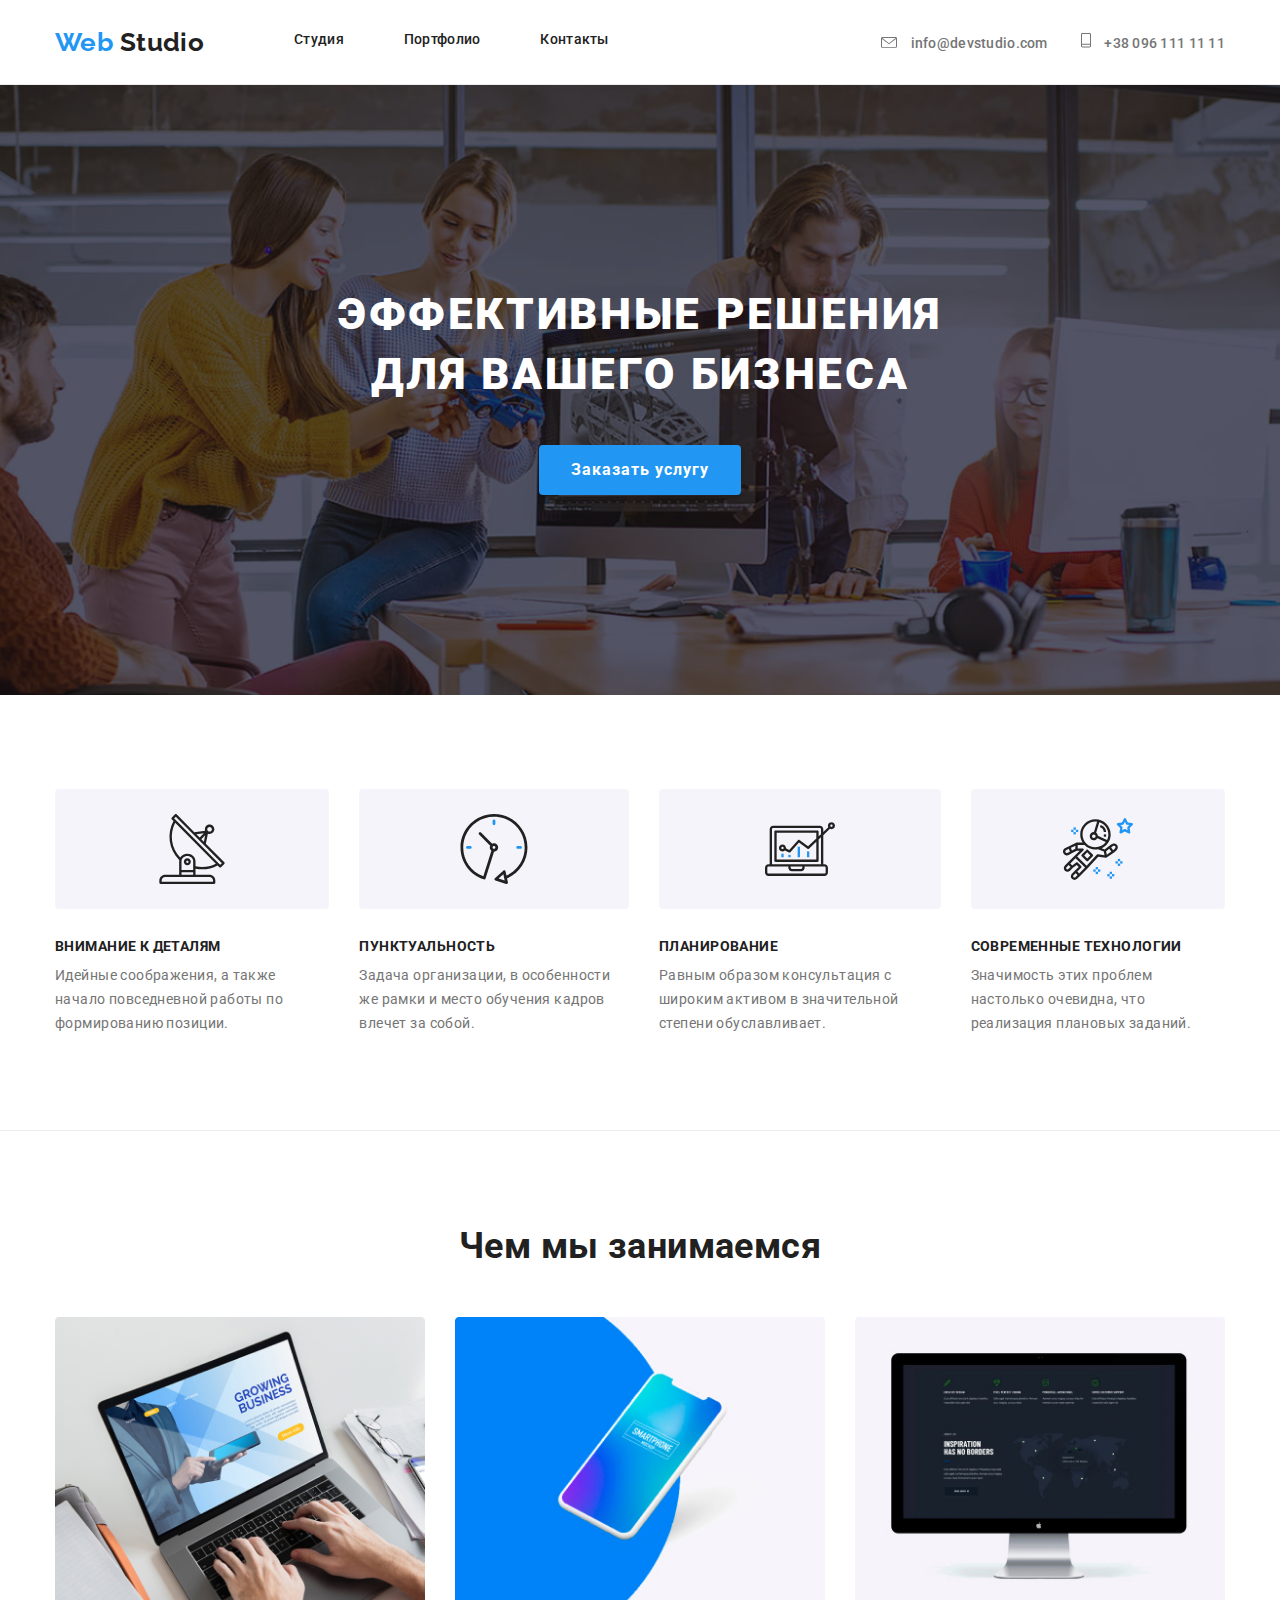
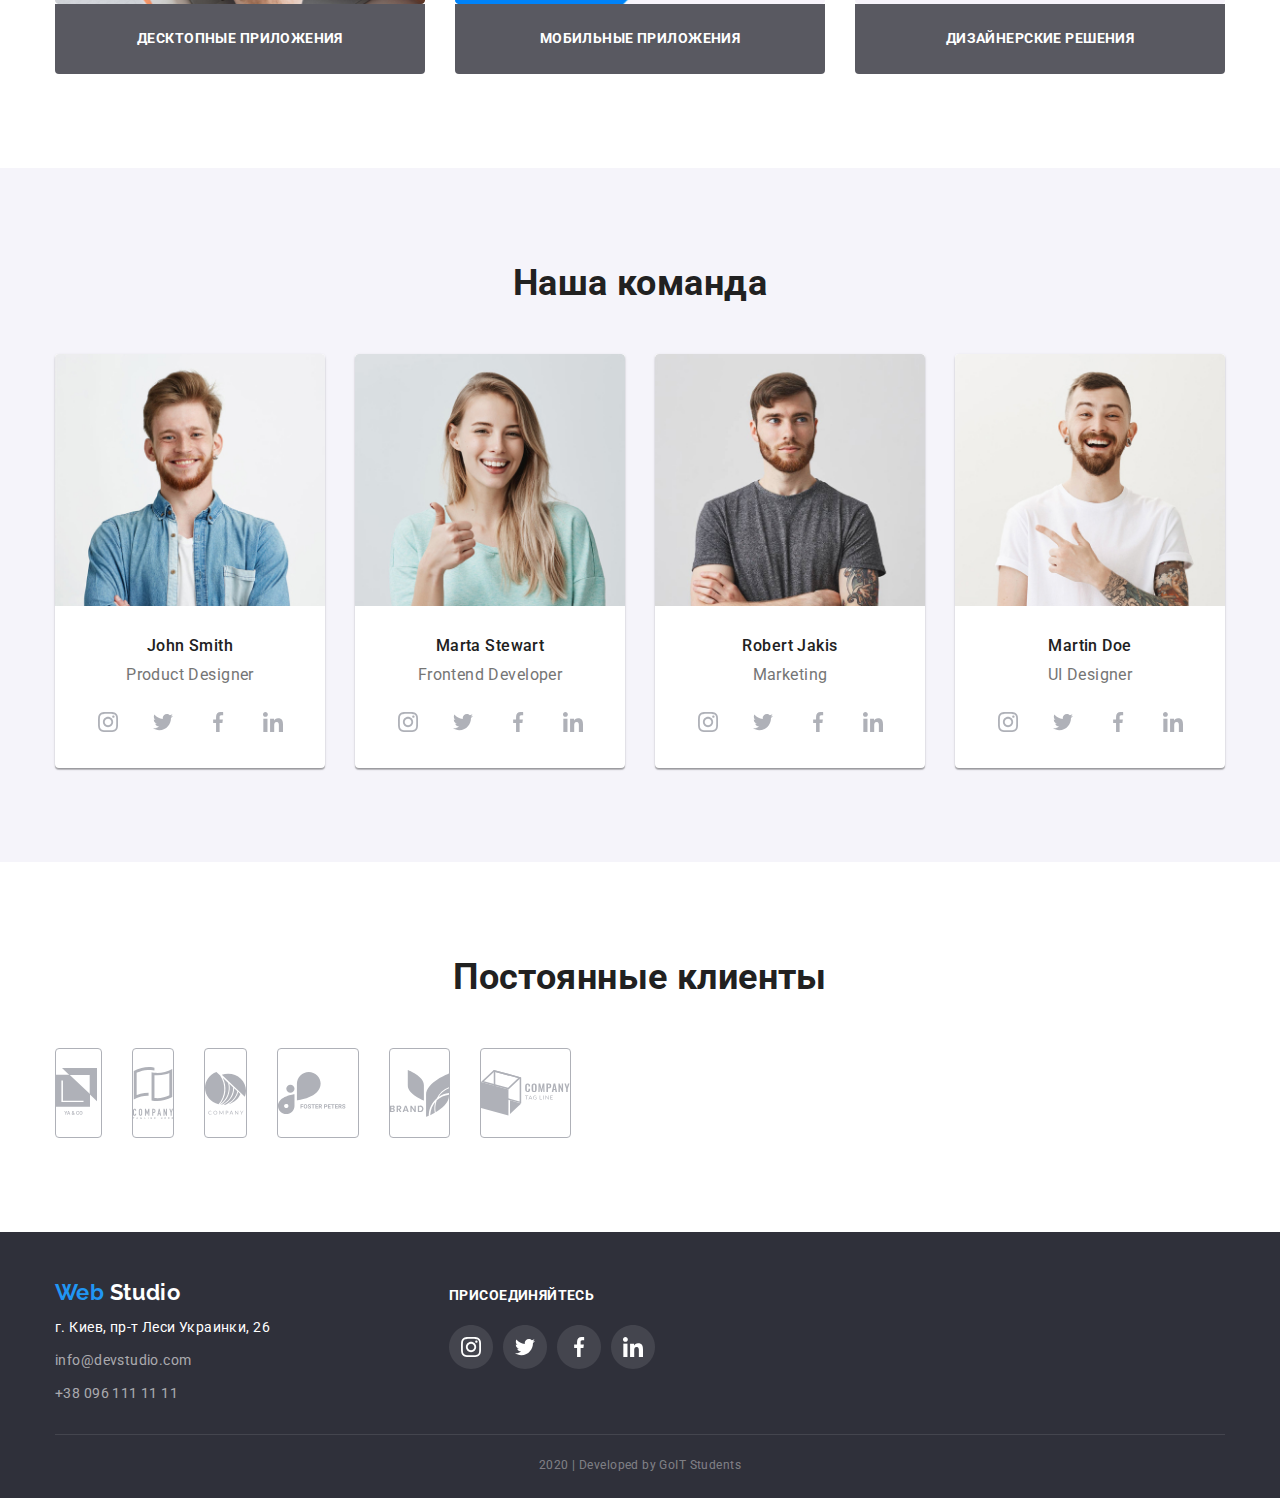
<file: index.html>
<!DOCTYPE html>
<html lang="ru">
  <head>
    <meta charset="UTF-8" />
    <meta name="viewport" content="width=device-width, initial-scale=1.0" />
    <link
      href="https://fonts.googleapis.com/css2?family=Raleway:wght@700&family=Roboto:wght@400;500;700;900&display=swap"
      rel="stylesheet"
    />
    <link
      rel="stylesheet"
      href="https://cdnjs.cloudflare.com/ajax/libs/modern-normalize/0.6.0/modern-normalize.min.css"
    />
    <!-- <link rel="stylesheet" href="./css/style.css" /> -->
    <link rel="stylesheet" href="./css/style-bem.css" />
    <title>Web Studio</title>
  </head>
  <body>
    <header class="page-header">
      <div class="page-header__container">
        <nav class="page-header__nav">
          <a class="logo page-header__logo" href="./index.html"
            >Web <span class="logo__word">Studio</span></a
          >
          <ul class="page-header__list">
            <li class="page-header__item">
              <a class="page-header__link" href="">Студия</a>
            </li>
            <li class="page-header__item">
              <a class="page-header__link" href="./portfolio.html">Портфолио</a>
            </li>
            <li class="page-header__item">
              <a class="page-header__link" href="">Контакты</a>
            </li>
          </ul>
        </nav>
        <address class="contacts">
          <a
            class="contacts__link"
            href="mailto:info@devstudio.com"
            aria-label="Написать письмо"
          >
            <svg
              class="contacts__icon"
              width="16"
              height="11"
              viewBox="0 0 16 11"
              fill="none"
              xmlns="http://www.w3.org/2000/svg"
            >
              <path
                class="contacts__path"
                d="M14.5 0H1.50001C0.672854 0 0 0.608544 0 1.35664V9.49644C0 10.2445 0.672854 10.8531 1.50001 10.8531H14.5C15.3271 10.8531 16 10.2445 16 9.49644V1.35664C16 0.608544 15.3271 0 14.5 0ZM14.5 0.904418C14.5679 0.904418 14.6325 0.917165 14.6916 0.939428L8 6.18479L1.30833 0.939428C1.36742 0.917196 1.43204 0.904418 1.49998 0.904418H14.5ZM14.5 9.94863H1.50001C1.22414 9.94863 0.999996 9.74594 0.999996 9.49641V1.89496L7.67236 7.12497C7.76661 7.1987 7.8833 7.23538 8 7.23538C8.1167 7.23538 8.23339 7.19874 8.32764 7.12497L15 1.89496V9.49644C15 9.74594 14.7759 9.94863 14.5 9.94863Z"
                fill="#757575"
              />
            </svg>
            info@devstudio.com
          </a>
          <a
            class="contacts__link"
            href="tel:+380961111111"
            aria-label="Позвонить"
          >
            <svg
              class="contacts__icon"
              width="10"
              height="15"
              viewBox="0 0 10 15"
              fill="none"
              xmlns="http://www.w3.org/2000/svg"
            >
              <path
                class="contacts__path"
                d="M8.5 0H1.5C0.672848 0 0 0.60854 0 1.35663V13.1141C0 13.8622 0.672848 14.4708 1.5 14.4708H8.5C9.32715 14.4708 10 13.8622 10 13.1141V1.35663C10 0.60854 9.32715 0 8.5 0ZM1.5 0.904423H8.5C8.77588 0.904423 9 1.10712 9 1.35663V10.8531H1V1.35663C1 1.10712 1.22412 0.904423 1.5 0.904423ZM8.5 13.5663H1.5C1.22412 13.5663 1 13.3636 1 13.1141V11.7575H9V13.1141C9 13.3636 8.77588 13.5663 8.5 13.5663Z"
                fill="#757575"
              />
            </svg>
            +38 096 111 11 11
          </a>
        </address>
      </div>
    </header>
    <main>
      <!-- Hero -->
      <section class="section-hero">
        <div class="section-hero__container">
          <h1 class="section-hero__title">
            Эффективные решения для вашего бизнеса
          </h1>
          <a class="button" href="">Заказать услугу</a>
        </div>
      </section>
      <!-- Advantages -->
      <section class="section-advantages">
        <div class="section-advantages__container">
          <h2 class="section-advantages__title--visually-hidden">
            Наши преимущества
          </h2>
          <ul class="section-advantages__list">
            <li class="section-advantages__item">
              <div
                class="section-advantages__img"
                aria-label="Иконка спутниковой антенны"
              >
                <svg
                  width="70"
                  height="70"
                  viewBox="0 0 70 70"
                  fill="none"
                  xmlns="http://www.w3.org/2000/svg"
                >
                  <path
                    class="section-advantages__path"
                    d="M67.3163 48.3385L48.8468 29.7337L50.8966 19.6373C51.4256 19.8438 51.9879 19.9517 52.5556 19.9558H52.5696C55.1777 19.9866 57.3169 17.8974 57.3479 15.2893C57.3788 12.6812 55.2894 10.542 52.6813 10.5111C50.0732 10.4803 47.934 12.5695 47.9031 15.1776C47.8965 15.7357 47.9888 16.2905 48.176 16.8163L37.326 18.1405L19.6276 0.35C19.4105 0.128479 19.1141 0.00247917 18.804 0C18.4977 0.00160417 18.2044 0.123521 17.9873 0.3395L14.6786 3.6295C14.2232 4.08508 14.2232 4.82358 14.6786 5.27917L16.459 7.08517C9.56162 19.7681 11.8019 35.4741 21.9703 45.7228C22.0636 45.8121 22.1718 45.8843 22.29 45.9363C22.2165 46.3311 22.1781 46.7317 22.1756 47.1333V60.6667H8.17562C4.95562 60.6705 2.34608 63.28 2.34229 66.5V68.8333C2.34229 69.4776 2.86466 70 3.50895 70H57.1756C57.8199 70 58.3423 69.4776 58.3423 68.8333V66.5C58.3385 63.28 55.729 60.6705 52.509 60.6667H38.509V54.6688C40.7021 55.1288 42.9367 55.3633 45.1776 55.3688C50.5548 55.363 55.8464 54.0225 60.5776 51.4675L62.3673 53.2677C62.5844 53.4892 62.8808 53.6152 63.191 53.6177C63.4972 53.6161 63.7905 53.4941 64.0076 53.2782L67.3163 49.9882C67.7717 49.5326 67.7717 48.7941 67.3163 48.3385ZM50.9246 13.6348C51.8383 12.726 53.3157 12.7301 54.2244 13.6437C55.1332 14.5574 55.1291 16.0348 54.2155 16.9435C53.7781 17.3785 53.1864 17.6226 52.5695 17.6225H52.5625C51.2739 17.6158 50.2345 16.5658 50.2412 15.2771C50.2445 14.6602 50.4918 14.0699 50.9291 13.6348H50.9246ZM48.1783 21.301L46.8693 27.7445L44.298 25.158L48.1783 21.301ZM46.853 19.3282L42.653 23.5037L39.4038 20.237L46.853 19.3282ZM52.509 63C54.442 63 56.009 64.567 56.009 66.5V67.6667H4.67562V66.5C4.67562 64.567 6.2426 63 8.17562 63H52.509ZM36.1756 58.3333V60.6667H24.509V58.3333H36.1756ZM24.509 56V47.1333C24.509 44.303 27.1258 42 30.3423 42C33.5588 42 36.1756 44.303 36.1756 47.1333V56H24.509ZM38.509 52.29V47.1333C38.509 43.0162 34.8456 39.6667 30.3423 39.6667C27.4306 39.622 24.7079 41.1041 23.165 43.5738C14.2887 34.2249 12.2899 20.2875 18.1805 8.82073L58.872 49.7455C52.5886 52.9419 45.3857 53.8418 38.509 52.29ZM63.2038 50.7943L61.56 49.1412L18.7923 6.11567L17.1415 4.46133L18.7923 2.81633L36.15 20.272C36.1581 20.272 36.1628 20.2872 36.171 20.293L64.8593 49.1493L63.2038 50.7943Z"
                    fill="#212121"
                  />
                  <path
                    class="section-advantages__path"
                    d="M30.3527 44.3333H30.3422C28.4091 44.3304 26.8398 45.895 26.8369 47.8281C26.834 49.7611 28.3986 51.3304 30.3317 51.3333H30.3422C32.2752 51.3362 33.8445 49.7716 33.8474 47.8386C33.8503 45.9055 32.2857 44.3362 30.3527 44.3333ZM31.1693 48.6605C30.9497 48.8789 30.6521 49.0012 30.3422 49C29.6979 48.9966 29.1783 48.4716 29.1816 47.8273C29.1832 47.5189 29.3069 47.2237 29.5255 47.0062C29.7426 46.7902 30.0359 46.6683 30.3422 46.6667C30.9865 46.67 31.5061 47.195 31.5027 47.8393C31.5011 48.1477 31.3774 48.4429 31.1588 48.6605H31.1693Z"
                    fill="#212121"
                  />
                </svg>
              </div>
              <h3 class="section-advantages__subtitle">Внимание к деталям</h3>
              <p class="section-advantages__text">
                Идейные соображения, а также начало повседневной работы по
                формированию позиции.
              </p>
            </li>
            <li class="section-advantages__item">
              <div class="section-advantages__img" aria-label="Иконка часов">
                <svg
                  width="70"
                  height="70"
                  viewBox="0 0 70 70"
                  fill="none"
                  xmlns="http://www.w3.org/2000/svg"
                >
                  <g clip-path="url(#clip0)">
                    <path
                      class="section-advantages__path"
                      d="M68.4614 33.4715C68.4576 14.9819 53.4656 -0.00373771 34.9754 6.99302e-07C16.4858 0.00373911 1.50017 14.9963 1.50391 33.4859C1.50711 48.0502 10.9252 60.9413 24.7995 65.3713C24.9319 65.413 25.0697 65.4343 25.2081 65.4338C25.4719 65.4333 25.7304 65.3628 25.9573 65.2287C26.2527 65.0541 26.4732 64.7764 26.5768 64.449L35.0315 37.6521C37.3429 37.6404 39.2068 35.7568 39.1945 33.4459C39.1827 31.1345 37.2997 29.2706 34.9883 29.2824C34.3666 29.285 33.753 29.4282 33.1944 29.7011L22.0251 18.5302C21.4707 17.9951 20.5879 18.0106 20.0528 18.5644C19.5305 19.1054 19.5305 19.962 20.0528 20.503L31.2162 31.6792C30.3596 33.4277 30.8493 35.5383 32.3895 36.7303L24.3338 62.2647C8.41354 56.4002 0.261689 38.7405 6.12618 22.8203C11.9907 6.90002 29.6503 -1.25183 45.5706 4.61266C61.4909 10.4771 69.6427 28.1374 63.7782 44.0571C60.913 51.8351 55.0261 58.1252 47.4548 61.4989L46.5842 57.3989C46.4251 56.6454 45.6844 56.1636 44.9308 56.3233C44.6931 56.3741 44.4726 56.4857 44.291 56.6475L35.8978 64.1409C35.322 64.653 35.2708 65.5347 35.7835 66.1105C35.9501 66.2974 36.1637 66.4362 36.403 66.5126L47.1188 69.9327C47.8521 70.1682 48.6377 69.765 48.8732 69.0312C48.948 68.7994 48.9603 68.5527 48.9101 68.3145L48.0545 64.2915C60.4452 59.0678 68.4902 46.918 68.4614 33.4715ZM34.9829 32.0766C35.753 32.0766 36.3779 32.7014 36.3779 33.4715C36.3779 34.2422 35.753 34.8665 34.9829 34.8665C34.2123 34.8665 33.588 34.2422 33.588 33.4715C33.588 32.7014 34.2123 32.0766 34.9829 32.0766ZM39.5774 64.5916L44.3551 60.3298L45.6737 66.543L39.5774 64.5916Z"
                      fill="#212121"
                    />
                    <path
                      class="section-advantages__path"
                      d="M33.5879 6.96732V9.75723C33.5879 10.5279 34.2122 11.1522 34.9828 11.1522C35.753 11.1522 36.3778 10.5279 36.3778 9.75723V6.96732C36.3778 6.1972 35.753 5.57236 34.9828 5.57236C34.2122 5.57236 33.5879 6.1972 33.5879 6.96732Z"
                      fill="#2196F3"
                    />
                    <path
                      class="section-advantages__path"
                      d="M8.4787 32.0765C7.70805 32.0765 7.08374 32.7014 7.08374 33.4715C7.08374 34.2421 7.70805 34.8665 8.4787 34.8665H11.2686C12.0393 34.8665 12.6636 34.2421 12.6636 33.4715C12.6636 32.7014 12.0393 32.0765 11.2686 32.0765H8.4787Z"
                      fill="#2196F3"
                    />
                    <path
                      class="section-advantages__path"
                      d="M61.4866 34.8665C62.2573 34.8665 62.8816 34.2421 62.8816 33.4715C62.8816 32.7014 62.2573 32.0765 61.4866 32.0765H58.6967C57.9266 32.0765 57.3018 32.7014 57.3018 33.4715C57.3018 34.2421 57.9266 34.8665 58.6967 34.8665H61.4866Z"
                      fill="#2196F3"
                    />
                  </g>
                  <defs>
                    <clipPath id="clip0">
                      <rect width="70" height="70" fill="white" />
                    </clipPath>
                  </defs>
                </svg>
              </div>
              <h3 class="section-advantages__subtitle">Пунктуальность</h3>
              <p class="section-advantages__text">
                Задача организации, в особенности же рамки и место обучения
                кадров влечет за собой.
              </p>
            </li>
            <li class="section-advantages__item">
              <div
                class="section-advantages__img"
                aria-label="Иконка монитора с диаграммой"
              >
                <svg
                  width="70"
                  height="70"
                  viewBox="0 0 70 70"
                  fill="none"
                  xmlns="http://www.w3.org/2000/svg"
                >
                  <g clip-path="url(#clip1)">
                    <path
                      class="section-advantages__path"
                      d="M32.6497 32.7351H34.9818V43.2296H32.6497V32.7351Z"
                      fill="#2196F3"
                    />
                    <path
                      class="section-advantages__path"
                      d="M41.978 37.3993H44.3101V43.2296H41.978V37.3993Z"
                      fill="#2196F3"
                    />
                    <path
                      class="section-advantages__path"
                      d="M23.321 40.8975H25.6532V43.2296H23.321V40.8975Z"
                      fill="#2196F3"
                    />
                    <path
                      class="section-advantages__path"
                      d="M16.3247 39.7314H18.6568V43.2295H16.3247V39.7314Z"
                      fill="#2196F3"
                    />
                    <path
                      class="section-advantages__path"
                      d="M3.49817 61.8865H59.4689C61.4007 61.8865 62.967 60.3202 62.967 58.3883V53.7241C62.967 51.7922 61.4007 50.2259 59.4689 50.2259H58.3028V21.1468L64.9262 14.8724C66.4635 15.6303 68.3242 15.1702 69.3302 13.7815C70.3369 12.3934 70.1957 10.4821 68.9966 9.25681C67.7975 8.03154 65.8901 7.84877 64.4798 8.82409C63.0701 9.79998 62.569 11.6498 63.2933 13.2036L58.3028 17.9345V15.2442C58.3028 13.3124 56.7365 11.7461 54.8046 11.7461H8.16239C6.23054 11.7461 4.66422 13.3124 4.66422 15.2442V50.2259H3.49817C1.56632 50.2259 0 51.7922 0 53.7241V58.3883C0 60.3202 1.56632 61.8865 3.49817 61.8865ZM66.4652 10.58C67.1091 10.58 67.6312 11.1021 67.6312 11.7461C67.6312 12.39 67.1091 12.9121 66.4652 12.9121C65.8212 12.9121 65.2991 12.39 65.2991 11.7461C65.2991 11.1021 65.8212 10.58 66.4652 10.58ZM6.99634 15.2442C6.99634 14.6003 7.51844 14.0782 8.16239 14.0782H54.8046C55.4486 14.0782 55.9707 14.6003 55.9707 15.2442V20.1413L53.6386 22.3573V17.5763C53.6386 16.9324 53.1165 16.4103 52.4725 16.4103H10.4945C9.85055 16.4103 9.32845 16.9324 9.32845 17.5763V46.7277C9.32845 47.3717 9.85055 47.8938 10.4945 47.8938H52.4725C53.1165 47.8938 53.6386 47.3717 53.6386 46.7277V25.5651L55.9707 23.3554V50.2259H6.99634V15.2442ZM17.4908 30.403C15.9131 30.3984 14.5279 31.4495 14.1083 32.9702C13.6886 34.491 14.3383 36.104 15.6951 36.9091C17.0513 37.7142 18.7793 37.512 19.9129 36.4149L23.9662 38.4486C24.4371 38.6844 25.0081 38.5739 25.3583 38.1805L33.9745 28.4871L42.4443 34.8337C42.8987 35.1742 43.5329 35.1378 43.9452 34.7478L51.3065 27.7748V45.5617H11.6606V18.7424H51.3065V24.5619L43.0564 32.3747L34.5154 25.9716C34.0303 25.6084 33.3476 25.6767 32.9445 26.1293L24.2099 35.9571L20.9446 34.3242C20.9685 34.1841 20.9833 34.0429 20.989 33.9011C20.989 31.9693 19.4227 30.403 17.4908 30.403ZM18.6569 33.9011C18.6569 34.5451 18.1348 35.0672 17.4908 35.0672C16.8469 35.0672 16.3248 34.5451 16.3248 33.9011C16.3248 33.2572 16.8469 32.7351 17.4908 32.7351C18.1348 32.7351 18.6569 33.2572 18.6569 33.9011ZM25.6532 52.558H37.3138V53.7241C37.3138 54.368 36.7917 54.8901 36.1477 54.8901H26.8193C26.1753 54.8901 25.6532 54.368 25.6532 53.7241V52.558ZM2.33211 53.7241C2.33211 53.0801 2.85422 52.558 3.49817 52.558H23.3211V53.7241C23.3211 55.6559 24.8874 57.2223 26.8193 57.2223H36.1477C38.0796 57.2223 39.6459 55.6559 39.6459 53.7241V52.558H59.4689C60.1128 52.558 60.6349 53.0801 60.6349 53.7241V58.3883C60.6349 59.0323 60.1128 59.5544 59.4689 59.5544H3.49817C2.85422 59.5544 2.33211 59.0323 2.33211 58.3883V53.7241Z"
                      fill="#212121"
                    />
                  </g>
                  <defs>
                    <clipPath id="clip1">
                      <rect width="70" height="70" fill="white" />
                    </clipPath>
                  </defs>
                </svg>
              </div>
              <h3 class="section-advantages__subtitle">Планирование</h3>
              <p class="section-advantages__text">
                Равным образом консультация с широким активом в значительной
                степени обуславливает.
              </p>
            </li>
            <li class="section-advantages__item">
              <div
                class="section-advantages__img"
                aria-label="Иконка астронавка со звездами"
              >
                <svg
                  width="70"
                  height="70"
                  viewBox="0 0 70 70"
                  fill="none"
                  xmlns="http://www.w3.org/2000/svg"
                >
                  <path
                    class="section-advantages__path"
                    d="M69.9434 9.8964C69.8058 9.47516 69.4418 9.16727 69.002 9.10301L64.823 8.49515L62.9528 4.70812C62.5608 3.91008 61.2529 3.91008 60.8609 4.70812L58.9907 8.49515L54.8116 9.10315C54.3718 9.16727 54.0078 9.47421 53.8689 9.89654C53.7325 10.3189 53.8455 10.7832 54.1641 11.0924L57.1893 14.0407L56.4754 18.2034C56.4007 18.6409 56.5804 19.0831 56.9386 19.3445C57.3014 19.6082 57.775 19.6408 58.1682 19.4331L61.9063 17.4672L65.6444 19.4331C65.8147 19.5229 66.0026 19.5672 66.1881 19.5672C66.4296 19.5672 66.6712 19.4926 66.8742 19.3444C67.2335 19.0831 67.4131 18.6408 67.3374 18.2033L66.6235 14.0405L69.6487 11.0923C69.9656 10.7819 70.08 10.3187 69.9434 9.8964ZM64.5558 12.7991C64.2817 13.0663 64.1556 13.4536 64.221 13.8316L64.6387 16.2688L62.4501 15.1185C62.2797 15.0286 62.0931 14.9843 61.9063 14.9843C61.7197 14.9843 61.5342 15.0286 61.3626 15.1185L59.1738 16.2688L59.5915 13.8316C59.6568 13.4536 59.5308 13.0675 59.2567 12.7991L57.4845 11.0725L59.9322 10.7166C60.3126 10.6618 60.6404 10.4226 60.8108 10.0784L61.9051 7.86172L62.9994 10.0784C63.1697 10.4225 63.4976 10.6618 63.878 10.7166L66.3257 11.0725L64.5558 12.7991Z"
                    fill="#2196F3"
                  />
                  <path
                    class="section-advantages__path"
                    d="M57.1669 44.8923H54.8335V47.2257H57.1669V44.8923Z"
                    fill="#2196F3"
                  />
                  <path
                    class="section-advantages__path"
                    d="M57.1669 49.5591H54.8335V51.8925H57.1669V49.5591Z"
                    fill="#2196F3"
                  />
                  <path
                    class="section-advantages__path"
                    d="M59.5004 47.2257H57.167V49.5591H59.5004V47.2257Z"
                    fill="#2196F3"
                  />
                  <path
                    class="section-advantages__path"
                    d="M54.8339 47.2257H52.5005V49.5591H54.8339V47.2257Z"
                    fill="#2196F3"
                  />
                  <path
                    class="section-advantages__path"
                    d="M49.0004 57.7259H46.667V60.0593H49.0004V57.7259Z"
                    fill="#2196F3"
                  />
                  <path
                    class="section-advantages__path"
                    d="M49.0004 62.3926H46.667V64.726H49.0004V62.3926Z"
                    fill="#2196F3"
                  />
                  <path
                    class="section-advantages__path"
                    d="M51.3334 60.0593H49V62.3927H51.3334V60.0593Z"
                    fill="#2196F3"
                  />
                  <path
                    class="section-advantages__path"
                    d="M46.6669 60.0593H44.3335V62.3927H46.6669V60.0593Z"
                    fill="#2196F3"
                  />
                  <path
                    class="section-advantages__path"
                    d="M34.9999 53.0592H32.6665V55.3926H34.9999V53.0592Z"
                    fill="#2196F3"
                  />
                  <path
                    class="section-advantages__path"
                    d="M34.9999 57.7259H32.6665V60.0593H34.9999V57.7259Z"
                    fill="#2196F3"
                  />
                  <path
                    class="section-advantages__path"
                    d="M37.3334 55.3925H35V57.7259H37.3334V55.3925Z"
                    fill="#2196F3"
                  />
                  <path
                    class="section-advantages__path"
                    d="M32.6664 55.3925H30.333V57.7259H32.6664V55.3925Z"
                    fill="#2196F3"
                  />
                  <path
                    class="section-advantages__path"
                    d="M12.8329 13.3918H10.4995V15.7252H12.8329V13.3918Z"
                    fill="#2196F3"
                  />
                  <path
                    class="section-advantages__path"
                    d="M12.8329 18.0587H10.4995V20.3921H12.8329V18.0587Z"
                    fill="#2196F3"
                  />
                  <path
                    class="section-advantages__path"
                    d="M15.1664 15.7253H12.833V18.0587H15.1664V15.7253Z"
                    fill="#2196F3"
                  />
                  <path
                    class="section-advantages__path"
                    d="M10.4994 15.7253H8.16602V18.0587H10.4994V15.7253Z"
                    fill="#2196F3"
                  />
                  <path
                    class="section-advantages__path"
                    d="M54.0635 30.9738C53.4347 30.1256 52.5119 29.5797 51.4642 29.4326C50.4118 29.2833 49.3734 29.5597 48.5334 30.2026L45.7952 32.3014L45.794 32.3026L41.6428 35.4025L38.6724 34.2195C43.9691 31.843 47.6711 26.545 47.6711 20.3942C47.6711 12.0314 40.8401 5.22739 32.4436 5.22739C24.047 5.22739 17.2161 12.0314 17.2161 20.3942C17.2161 23.4253 18.1226 26.244 19.6662 28.6158L13.6204 28.5633C13.6168 28.5633 13.6134 28.5633 13.6099 28.5633C13.5911 28.5633 13.5761 28.5726 13.5586 28.5738C13.4431 28.5785 13.3298 28.6019 13.2191 28.6415C13.1911 28.652 13.162 28.6579 13.1352 28.6706C13.1212 28.6765 13.1071 28.6776 13.0932 28.6846L6.02075 32.1764C6.01952 32.1764 6.01843 32.1764 6.01843 32.1775L1.8766 34.1693C1.83107 34.1891 1.78445 34.2159 1.73892 34.2463C0.0880191 35.3452 -0.474314 37.5036 0.429958 39.2676C0.911763 40.2056 1.73195 40.8964 2.73999 41.2125C3.12856 41.3337 3.52518 41.3933 3.91949 41.3933C4.55305 41.3933 5.18074 41.2382 5.75578 40.9314L8.79154 39.3167L13.7441 36.7593L16.7122 36.7418L4.80844 48.5884C4.80735 48.5896 4.80612 48.5896 4.80489 48.5907L1.87647 51.5074C1.18466 52.1958 0.8043 53.1092 0.8043 54.0835C0.8043 55.0565 1.18466 55.9723 1.87647 56.6619C2.587 57.3689 3.52149 57.7236 4.45598 57.7236C5.3917 57.7236 6.32495 57.3689 7.03782 56.6619L9.91251 53.7988L13.7206 50.9556L15.6912 52.9179L11.8375 56.7552C11.8364 56.7564 11.8352 56.7564 11.834 56.7575L8.90556 59.6741C8.21375 60.3625 7.8334 61.276 7.8334 62.2502C7.8334 63.2233 8.21375 64.139 8.90556 64.8287C9.6161 65.5356 10.5518 65.8903 11.4863 65.8903C12.4208 65.8903 13.3565 65.5356 14.0681 64.8287L16.9977 61.912L21.6842 57.2453C21.6854 57.2441 21.6854 57.243 21.6865 57.2417L23.8951 55.0542L23.8869 55.046C23.9008 55.0321 23.9207 55.0273 23.9347 55.0122L35.2353 42.6349L42.8281 43.7153C42.8829 43.7235 42.9377 43.7269 42.9925 43.7269C43.1338 43.7269 43.2702 43.6931 43.402 43.6429C43.4406 43.629 43.4743 43.6103 43.5106 43.5917C43.5526 43.5706 43.5968 43.559 43.6366 43.5322L50.6659 38.8655C50.6916 38.848 50.7055 38.82 50.73 38.8014C50.758 38.7792 50.793 38.7699 50.8186 38.7453L53.5999 36.1401C55.0471 34.7841 55.2466 32.5628 54.0635 30.9738ZM4.66024 38.8722C4.28111 39.0752 3.85058 39.116 3.43878 38.9854C3.03039 38.8583 2.69912 38.5793 2.50538 38.2025C2.15305 37.5165 2.35718 36.6811 2.97433 36.2297L5.84793 34.8471L6.53974 36.869L6.83027 37.7183L4.66024 38.8722ZM12.3102 34.8741L8.92333 36.6241L8.36456 34.9907L7.96328 33.817L12.3967 31.6282L12.3102 34.8741ZM45.3402 20.3919C45.3402 22.4009 44.8607 24.2957 44.03 25.9908L34.8832 21.8362C34.7875 20.5821 34.1366 19.4842 33.1589 18.8005L36.3614 8.16853C41.5626 9.82298 45.3402 14.6752 45.3402 20.3919ZM19.5519 20.3919C19.5519 13.3159 25.3363 7.55834 32.446 7.55834C32.9991 7.55834 33.5403 7.60496 34.0759 7.67264L30.9433 18.0714C30.9014 18.0701 30.8617 18.0585 30.8185 18.0585C28.5597 18.0585 26.7222 19.8902 26.7222 22.1419C26.7222 24.3936 28.5597 26.2254 30.8185 26.2254C32.3375 26.2254 33.65 25.3866 34.3582 24.1591L42.8073 27.9976C40.4564 31.1616 36.6938 33.2255 32.4459 33.2255C25.3363 33.2255 19.5519 27.4679 19.5519 20.3919ZM32.5814 22.1419C32.5814 23.1068 31.7903 23.892 30.8185 23.892C29.8467 23.892 29.0556 23.1068 29.0556 22.1419C29.0556 21.1771 29.8467 20.3919 30.8185 20.3919C31.7903 20.3919 32.5814 21.1771 32.5814 22.1419ZM5.39183 55.0075C4.87503 55.5196 4.03843 55.5185 3.52286 55.0087C3.2743 54.7601 3.13785 54.4324 3.13785 54.0835C3.13785 53.7358 3.2743 53.408 3.52286 53.1619L5.6274 51.0652L7.48941 52.9192L5.39183 55.0075ZM12.4222 63.1743C11.9054 63.6865 11.0677 63.6877 10.552 63.1756C10.3034 62.927 10.1669 62.5993 10.1669 62.2504C10.1669 61.9027 10.3034 61.5748 10.552 61.3287L12.6579 59.231L13.5388 60.1073L14.5211 61.085L12.4222 63.1743ZM20.0383 55.5862C20.0371 55.5873 20.036 55.5873 20.0348 55.5885L16.1742 59.4386L15.2933 58.5623L14.311 57.5846L18.168 53.7451C18.168 53.7451 18.168 53.7451 18.168 53.744C18.1692 53.7428 18.1703 53.7428 18.1715 53.7417C18.259 53.6542 18.3139 53.5492 18.3676 53.4454C18.3828 53.4151 18.4119 53.3894 18.4248 53.3579C18.461 53.2681 18.4667 53.1713 18.4808 53.0767C18.4878 53.0229 18.5112 52.9729 18.5112 52.9179C18.5112 52.8397 18.4831 52.764 18.4669 52.6869C18.4529 52.6169 18.4529 52.5457 18.426 52.4781C18.3817 52.3685 18.3058 52.2717 18.2265 52.1771C18.2044 52.1514 18.1962 52.1187 18.1717 52.0942C18.1717 52.0942 18.1717 52.0942 18.1705 52.0942C18.1692 52.0931 18.1692 52.0906 18.1681 52.0896L14.6529 48.5895C14.6156 48.5522 14.5677 48.537 14.5257 48.5056C14.464 48.4577 14.4045 48.4134 14.3356 48.3795C14.2691 48.3468 14.2014 48.327 14.1314 48.3083C14.0568 48.2872 13.9845 48.2709 13.9063 48.2651C13.835 48.2604 13.7686 48.2674 13.6975 48.2756C13.6193 48.2849 13.5459 48.2954 13.47 48.3199C13.3964 48.3433 13.3312 48.3794 13.2635 48.4179C13.2203 48.4424 13.1714 48.4506 13.1305 48.4809L9.25133 51.3767L7.28077 49.4143L12.5285 44.1946L22.0674 53.576L20.0383 55.5862ZM34.9544 40.2372C34.9207 40.2326 34.8891 40.2454 34.8553 40.2431C34.7701 40.2385 34.6885 40.2443 34.6034 40.2583C34.5369 40.2699 34.4739 40.2828 34.4108 40.3049C34.3362 40.3306 34.2685 40.3656 34.1996 40.4076C34.1343 40.4472 34.0748 40.4892 34.0176 40.5417C33.9896 40.5662 33.9558 40.5779 33.9301 40.6058L23.6527 51.8621L14.185 42.5507L20.3825 36.3859C20.8387 35.9309 20.841 35.1924 20.386 34.735C20.1562 34.5052 19.854 34.392 19.5519 34.3932V34.3921L14.6984 34.4213L14.7591 30.9049L21.5492 30.9633C24.3166 33.7937 28.176 35.5589 32.446 35.5589C33.4027 35.5589 34.3361 35.4598 35.2448 35.2905C35.3323 35.3605 35.4186 35.4318 35.5284 35.4761L40.7995 37.5761L41.1331 39.2351L41.5228 41.1717L34.9544 40.2372ZM43.7944 40.6269L43.1096 37.219L46.2736 34.8564L47.102 35.9554L48.3445 37.6051L43.7944 40.6269ZM52.0055 34.4341L50.1726 36.1515L48.1356 33.4471L49.9544 32.053C50.2938 31.7917 50.7221 31.6855 51.1421 31.7403C51.5644 31.7998 51.9378 32.0203 52.1921 32.3621C52.6658 33.0003 52.5853 33.8905 52.0055 34.4341Z"
                    fill="#212121"
                  />
                  <path
                    class="section-advantages__path"
                    d="M29.7547 40.5651L25.0669 35.8984C24.6131 35.4446 23.8757 35.4446 23.4207 35.8984L18.7341 40.5651C18.5148 40.7856 18.3911 41.0819 18.3911 41.3922C18.3911 41.7026 18.5136 42.0001 18.7341 42.2194L23.4207 46.8861C23.6482 47.1124 23.9469 47.2256 24.2444 47.2256C24.5419 47.2256 24.8405 47.1124 25.0669 46.8861L29.7547 42.2194C29.974 42.0001 30.0988 41.7026 30.0988 41.3922C30.0988 41.0819 29.9751 40.7844 29.7547 40.5651ZM24.2444 44.4128L21.211 41.3922L24.2444 38.3717L27.2789 41.3922L24.2444 44.4128Z"
                    fill="#212121"
                  />
                  <path
                    class="section-advantages__path"
                    d="M37.547 11.0923L36.9834 13.3581C37.1386 13.3966 40.7845 14.3463 40.7845 18.0587H43.1179C43.1178 13.6461 39.4743 11.5718 37.547 11.0923Z"
                    fill="#212121"
                  />
                  <path
                    class="section-advantages__path"
                    d="M43.1176 20.3919H40.7842V22.7253H43.1176V20.3919Z"
                    fill="#212121"
                  />
                </svg>
              </div>
              <h3 class="section-advantages__subtitle">
                Современные технологии
              </h3>
              <p class="section-advantages__text">
                Значимость этих проблем настолько очевидна, что реализация
                плановых заданий.
              </p>
            </li>
          </ul>
        </div>
      </section>
      <!-- Works -->
      <section class="section-works">
        <div class="section-works__container">
          <h2 class="section-works__title">Чем мы занимаемся</h2>
          <ul class="section-works__list">
            <li class="section-works__item">
              <a class="section-works__link" href="">
                <img src="./images/notebook.jpg" alt="Ноутбук" width="370" />
                <h3 class="section-works__subtitle">Десктопные приложения</h3>
              </a>
            </li>
            <li class="section-works__item">
              <a class="section-works__link" href="">
                <img src="./images/smartphone.jpg" alt="Смартфон" width="370" />
                <h3 class="section-works__subtitle">Мобильные приложения</h3>
              </a>
            </li>
            <li class="section-works__item">
              <a class="section-works__link" href="">
                <img src="./images/monitor.jpg" alt="Монитор" width="370" />
                <h3 class="section-works__subtitle">Дизайнерские решения</h3>
              </a>
            </li>
          </ul>
        </div>
      </section>
      <!-- Team -->
      <section class="section-team">
        <div class="section-team__container">
          <h2 class="section-team__title">Наша команда</h2>
          <ul class="section-team__list">
            <li class="section-team__item">
              <img
                class="section-team__img"
                src="./images/john-smith.jpg"
                alt="Фотография John Smith"
                width="270"
              />
              <h3 class="section-team__subtitle">John Smith</h3>
              <p class="section-team__text">Product Designer</p>
              <ul class="social-list">
                <li class="social-list__item">
                  <a
                    class="social-list__link"
                    href="https://www.instagram.com/"
                    aria-label="Ссылка на Instagram"
                  >
                    <svg
                      width="20"
                      height="20"
                      viewBox="0 0 20 20"
                      fill="none"
                      xmlns="http://www.w3.org/2000/svg"
                    >
                      <g clip-path="url(#clip2)">
                        <path
                          class="social-list__path"
                          d="M19.9804 5.88005C19.9336 4.81738 19.7617 4.0868 19.5156 3.45374C19.2616 2.78176 18.8709 2.18014 18.359 1.68002C17.8589 1.1721 17.2533 0.777435 16.5891 0.527447C15.9524 0.281274 15.2256 0.109427 14.163 0.0625732C13.0924 0.0117516 12.7525 0 10.0371 0C7.32173 0 6.98185 0.0117516 5.91521 0.0586052C4.85253 0.105459 4.12195 0.277459 3.48904 0.523479C2.81692 0.777435 2.2153 1.16814 1.71517 1.68002C1.20726 2.18014 0.812743 2.78573 0.562603 3.44992C0.31643 4.0868 0.144583 4.81341 0.0977294 5.87609C0.0469078 6.9467 0.0351562 7.28658 0.0351562 10.002C0.0351562 12.7173 0.0469078 13.0572 0.0937614 14.1239C0.140615 15.1865 0.312615 15.9171 0.558787 16.5502C0.812743 17.2221 1.20726 17.8238 1.71517 18.3239C2.2153 18.8318 2.82088 19.2265 3.48508 19.4765C4.12195 19.7226 4.84856 19.8945 5.91139 19.9413C6.97788 19.9883 7.31791 19.9999 10.0333 19.9999C12.7487 19.9999 13.0885 19.9883 14.1552 19.9413C15.2179 19.8945 15.9484 19.7226 16.5813 19.4765C17.9254 18.9568 18.9881 17.8941 19.5078 16.5502C19.7538 15.9133 19.9258 15.1865 19.9727 14.1239C20.0195 13.0572 20.0313 12.7173 20.0313 10.002C20.0313 7.28658 20.0273 6.9467 19.9804 5.88005ZM18.1794 14.0457C18.1364 15.0225 17.9723 15.5499 17.8356 15.9015C17.4995 16.7728 16.808 17.4643 15.9367 17.8004C15.5851 17.9372 15.0538 18.1012 14.0809 18.1441C13.026 18.1911 12.7096 18.2027 10.0411 18.2027C7.37255 18.2027 7.05221 18.1911 6.00113 18.1441C5.02438 18.1012 4.49693 17.9372 4.1453 17.8004C3.71171 17.6402 3.31704 17.3862 2.9967 17.0541C2.6646 16.7298 2.41065 16.3391 2.2504 15.9055C2.11365 15.5539 1.94959 15.0225 1.90671 14.0497C1.8597 12.9948 1.8481 12.6783 1.8481 10.0097C1.8481 7.34122 1.8597 7.02087 1.90671 5.96995C1.94959 4.99319 2.11365 4.46575 2.2504 4.11412C2.41065 3.68038 2.6646 3.28586 3.00067 2.96536C3.32483 2.63327 3.71553 2.37931 4.14927 2.21921C4.5009 2.08247 5.03231 1.9184 6.0051 1.87537C7.05999 1.82851 7.37652 1.81676 10.0449 1.81676C12.7174 1.81676 13.0337 1.82851 14.0848 1.87537C15.0616 1.9184 15.589 2.08247 15.9407 2.21921C16.3742 2.37931 16.7689 2.63327 17.0893 2.96536C17.4213 3.28967 17.6753 3.68038 17.8356 4.11412C17.9723 4.46575 18.1364 4.99701 18.1794 5.96995C18.2263 7.02484 18.238 7.34122 18.238 10.0097C18.238 12.6783 18.2263 12.9908 18.1794 14.0457Z"
                          fill="#AFB1B8"
                        />
                        <path
                          class="social-list__path"
                          d="M10.0371 4.86414C7.20074 4.86414 4.89941 7.16531 4.89941 10.0019C4.89941 12.8384 7.20074 15.1396 10.0371 15.1396C12.8737 15.1396 15.1749 12.8384 15.1749 10.0019C15.1749 7.16531 12.8737 4.86414 10.0371 4.86414ZM10.0371 13.3346C8.19702 13.3346 6.70442 11.8421 6.70442 10.0019C6.70442 8.16159 8.19702 6.66914 10.0371 6.66914C11.8774 6.66914 13.3698 8.16159 13.3698 10.0019C13.3698 11.8421 11.8774 13.3346 10.0371 13.3346Z"
                          fill="#AFB1B8"
                        />
                        <path
                          class="social-list__path"
                          d="M16.5775 4.6611C16.5775 5.32346 16.0404 5.86052 15.3779 5.86052C14.7155 5.86052 14.1785 5.32346 14.1785 4.6611C14.1785 3.99858 14.7155 3.46167 15.3779 3.46167C16.0404 3.46167 16.5775 3.99858 16.5775 4.6611Z"
                          fill="#AFB1B8"
                        />
                      </g>
                      <defs>
                        <clipPath id="clip2">
                          <rect width="20" height="20" fill="white" />
                        </clipPath>
                      </defs>
                    </svg>
                  </a>
                </li>
                <li class="social-list__item">
                  <a
                    class="social-list__link"
                    href="https://twitter.com/"
                    aria-label="Ссылка на Twitter"
                  >
                    <svg
                      width="20"
                      height="20"
                      viewBox="0 0 20 20"
                      fill="none"
                      xmlns="http://www.w3.org/2000/svg"
                    >
                      <g clip-path="url(#clip3)">
                        <path
                          class="social-list__path"
                          d="M20 3.79875C19.2563 4.125 18.4637 4.34125 17.6375 4.44625C18.4875 3.93875 19.1363 3.14125 19.4412 2.18C18.6488 2.6525 17.7738 2.98625 16.8412 3.1725C16.0887 2.37125 15.0162 1.875 13.8462 1.875C11.5763 1.875 9.74875 3.7175 9.74875 5.97625C9.74875 6.30125 9.77625 6.61375 9.84375 6.91125C6.435 6.745 3.41875 5.11125 1.3925 2.6225C1.03875 3.23625 0.83125 3.93875 0.83125 4.695C0.83125 6.115 1.5625 7.37375 2.6525 8.1025C1.99375 8.09 1.3475 7.89875 0.8 7.5975C0.8 7.61 0.8 7.62625 0.8 7.6425C0.8 9.635 2.22125 11.29 4.085 11.6712C3.75125 11.7625 3.3875 11.8062 3.01 11.8062C2.7475 11.8062 2.4825 11.7913 2.23375 11.7362C2.765 13.36 4.2725 14.5538 6.065 14.5925C4.67 15.6838 2.89875 16.3412 0.98125 16.3412C0.645 16.3412 0.3225 16.3263 0 16.285C1.81625 17.4563 3.96875 18.125 6.29 18.125C13.835 18.125 17.96 11.875 17.96 6.4575C17.96 6.27625 17.9538 6.10125 17.945 5.9275C18.7588 5.35 19.4425 4.62875 20 3.79875Z"
                          fill="#AFB1B8"
                        />
                      </g>
                      <defs>
                        <clipPath id="clip3">
                          <rect width="20" height="20" fill="white" />
                        </clipPath>
                      </defs>
                    </svg>
                  </a>
                </li>
                <li class="social-list__item">
                  <a
                    class="social-list__link"
                    href="https://facebook.com/"
                    aria-label="Ссылка на Facebook"
                  >
                    <svg
                      width="20"
                      height="20"
                      viewBox="0 0 20 20"
                      fill="none"
                      xmlns="http://www.w3.org/2000/svg"
                    >
                      <g clip-path="url(#clip4)">
                        <path
                          class="social-list__path"
                          d="M13.3308 3.32083H15.1566V0.140833C14.8416 0.0975 13.7583 0 12.4966 0C9.8641 0 8.06076 1.65583 8.06076 4.69917V7.5H5.15576V11.055H8.06076V20H11.6224V11.0558H14.4099L14.8524 7.50083H11.6216V5.05167C11.6224 4.02417 11.8991 3.32083 13.3308 3.32083Z"
                          fill="#AFB1B8"
                        />
                      </g>
                      <defs>
                        <clipPath id="clip4">
                          <rect width="20" height="20" fill="white" />
                        </clipPath>
                      </defs>
                    </svg>
                  </a>
                </li>
                <li class="social-list__item">
                  <a
                    class="social-list__link"
                    href="https://www.linkedin.com/"
                    aria-label="Ссылка на LinkedIn"
                  >
                    <svg
                      width="20"
                      height="20"
                      viewBox="0 0 20 20"
                      fill="none"
                      xmlns="http://www.w3.org/2000/svg"
                    >
                      <g clip-path="url(#clip5)">
                        <path
                          class="social-list__path"
                          d="M19.9951 20.0001V19.9993H20.0001V12.6643C20.0001 9.07593 19.2276 6.31177 15.0326 6.31177C13.0159 6.31177 11.6626 7.41843 11.1101 8.4676H11.0517V6.64677H7.07422V19.9993H11.2159V13.3876C11.2159 11.6468 11.5459 9.96343 13.7017 9.96343C15.8259 9.96343 15.8576 11.9501 15.8576 13.4993V20.0001H19.9951Z"
                          fill="#AFB1B8"
                        />
                        <path
                          class="social-list__path"
                          d="M0.330078 6.64746H4.47675V20H0.330078V6.64746Z"
                          fill="#AFB1B8"
                        />
                        <path
                          class="social-list__path"
                          d="M2.40167 0C1.07583 0 0 1.07583 0 2.40167C0 3.7275 1.07583 4.82583 2.40167 4.82583C3.7275 4.82583 4.80333 3.7275 4.80333 2.40167C4.8025 1.07583 3.72667 0 2.40167 0V0Z"
                          fill="#AFB1B8"
                        />
                      </g>
                      <defs>
                        <clipPath id="clip5">
                          <rect width="20" height="20" fill="white" />
                        </clipPath>
                      </defs>
                    </svg>
                  </a>
                </li>
              </ul>
            </li>
            <li class="section-team__item">
              <img
                class="section-team__img"
                src="./images/marta-stewart.jpg"
                alt="Фотография Marta Stewart"
                width="270"
              />
              <h3 class="section-team__subtitle">Marta Stewart</h3>
              <p class="section-team__text">Frontend Developer</p>
              <ul class="social-list">
                <li class="social-list__item">
                  <a
                    class="social-list__link"
                    href="https://www.instagram.com/"
                    aria-label="Ссылка на Instagram"
                  >
                    <svg
                      width="20"
                      height="20"
                      viewBox="0 0 20 20"
                      fill="none"
                      xmlns="http://www.w3.org/2000/svg"
                    >
                      <g clip-path="url(#clip6)">
                        <path
                          class="social-list__path"
                          d="M19.9804 5.88005C19.9336 4.81738 19.7617 4.0868 19.5156 3.45374C19.2616 2.78176 18.8709 2.18014 18.359 1.68002C17.8589 1.1721 17.2533 0.777435 16.5891 0.527447C15.9524 0.281274 15.2256 0.109427 14.163 0.0625732C13.0924 0.0117516 12.7525 0 10.0371 0C7.32173 0 6.98185 0.0117516 5.91521 0.0586052C4.85253 0.105459 4.12195 0.277459 3.48904 0.523479C2.81692 0.777435 2.2153 1.16814 1.71517 1.68002C1.20726 2.18014 0.812743 2.78573 0.562603 3.44992C0.31643 4.0868 0.144583 4.81341 0.0977294 5.87609C0.0469078 6.9467 0.0351562 7.28658 0.0351562 10.002C0.0351562 12.7173 0.0469078 13.0572 0.0937614 14.1239C0.140615 15.1865 0.312615 15.9171 0.558787 16.5502C0.812743 17.2221 1.20726 17.8238 1.71517 18.3239C2.2153 18.8318 2.82088 19.2265 3.48508 19.4765C4.12195 19.7226 4.84856 19.8945 5.91139 19.9413C6.97788 19.9883 7.31791 19.9999 10.0333 19.9999C12.7487 19.9999 13.0885 19.9883 14.1552 19.9413C15.2179 19.8945 15.9484 19.7226 16.5813 19.4765C17.9254 18.9568 18.9881 17.8941 19.5078 16.5502C19.7538 15.9133 19.9258 15.1865 19.9727 14.1239C20.0195 13.0572 20.0313 12.7173 20.0313 10.002C20.0313 7.28658 20.0273 6.9467 19.9804 5.88005ZM18.1794 14.0457C18.1364 15.0225 17.9723 15.5499 17.8356 15.9015C17.4995 16.7728 16.808 17.4643 15.9367 17.8004C15.5851 17.9372 15.0538 18.1012 14.0809 18.1441C13.026 18.1911 12.7096 18.2027 10.0411 18.2027C7.37255 18.2027 7.05221 18.1911 6.00113 18.1441C5.02438 18.1012 4.49693 17.9372 4.1453 17.8004C3.71171 17.6402 3.31704 17.3862 2.9967 17.0541C2.6646 16.7298 2.41065 16.3391 2.2504 15.9055C2.11365 15.5539 1.94959 15.0225 1.90671 14.0497C1.8597 12.9948 1.8481 12.6783 1.8481 10.0097C1.8481 7.34122 1.8597 7.02087 1.90671 5.96995C1.94959 4.99319 2.11365 4.46575 2.2504 4.11412C2.41065 3.68038 2.6646 3.28586 3.00067 2.96536C3.32483 2.63327 3.71553 2.37931 4.14927 2.21921C4.5009 2.08247 5.03231 1.9184 6.0051 1.87537C7.05999 1.82851 7.37652 1.81676 10.0449 1.81676C12.7174 1.81676 13.0337 1.82851 14.0848 1.87537C15.0616 1.9184 15.589 2.08247 15.9407 2.21921C16.3742 2.37931 16.7689 2.63327 17.0893 2.96536C17.4213 3.28967 17.6753 3.68038 17.8356 4.11412C17.9723 4.46575 18.1364 4.99701 18.1794 5.96995C18.2263 7.02484 18.238 7.34122 18.238 10.0097C18.238 12.6783 18.2263 12.9908 18.1794 14.0457Z"
                          fill="#AFB1B8"
                        />
                        <path
                          class="social-list__path"
                          d="M10.0371 4.86414C7.20074 4.86414 4.89941 7.16531 4.89941 10.0019C4.89941 12.8384 7.20074 15.1396 10.0371 15.1396C12.8737 15.1396 15.1749 12.8384 15.1749 10.0019C15.1749 7.16531 12.8737 4.86414 10.0371 4.86414ZM10.0371 13.3346C8.19702 13.3346 6.70442 11.8421 6.70442 10.0019C6.70442 8.16159 8.19702 6.66914 10.0371 6.66914C11.8774 6.66914 13.3698 8.16159 13.3698 10.0019C13.3698 11.8421 11.8774 13.3346 10.0371 13.3346Z"
                          fill="#AFB1B8"
                        />
                        <path
                          class="social-list__path"
                          d="M16.5775 4.6611C16.5775 5.32346 16.0404 5.86052 15.3779 5.86052C14.7155 5.86052 14.1785 5.32346 14.1785 4.6611C14.1785 3.99858 14.7155 3.46167 15.3779 3.46167C16.0404 3.46167 16.5775 3.99858 16.5775 4.6611Z"
                          fill="#AFB1B8"
                        />
                      </g>
                      <defs>
                        <clipPath id="clip6">
                          <rect width="20" height="20" fill="white" />
                        </clipPath>
                      </defs>
                    </svg>
                  </a>
                </li>
                <li class="social-list__item">
                  <a
                    class="social-list__link"
                    href="https://twitter.com/"
                    aria-label="Ссылка на Twitter"
                  >
                    <svg
                      width="20"
                      height="20"
                      viewBox="0 0 20 20"
                      fill="none"
                      xmlns="http://www.w3.org/2000/svg"
                    >
                      <g clip-path="url(#clip7)">
                        <path
                          class="social-list__path"
                          d="M20 3.79875C19.2563 4.125 18.4637 4.34125 17.6375 4.44625C18.4875 3.93875 19.1363 3.14125 19.4412 2.18C18.6488 2.6525 17.7738 2.98625 16.8412 3.1725C16.0887 2.37125 15.0162 1.875 13.8462 1.875C11.5763 1.875 9.74875 3.7175 9.74875 5.97625C9.74875 6.30125 9.77625 6.61375 9.84375 6.91125C6.435 6.745 3.41875 5.11125 1.3925 2.6225C1.03875 3.23625 0.83125 3.93875 0.83125 4.695C0.83125 6.115 1.5625 7.37375 2.6525 8.1025C1.99375 8.09 1.3475 7.89875 0.8 7.5975C0.8 7.61 0.8 7.62625 0.8 7.6425C0.8 9.635 2.22125 11.29 4.085 11.6712C3.75125 11.7625 3.3875 11.8062 3.01 11.8062C2.7475 11.8062 2.4825 11.7913 2.23375 11.7362C2.765 13.36 4.2725 14.5538 6.065 14.5925C4.67 15.6838 2.89875 16.3412 0.98125 16.3412C0.645 16.3412 0.3225 16.3263 0 16.285C1.81625 17.4563 3.96875 18.125 6.29 18.125C13.835 18.125 17.96 11.875 17.96 6.4575C17.96 6.27625 17.9538 6.10125 17.945 5.9275C18.7588 5.35 19.4425 4.62875 20 3.79875Z"
                          fill="#AFB1B8"
                        />
                      </g>
                      <defs>
                        <clipPath id="clip7">
                          <rect width="20" height="20" fill="white" />
                        </clipPath>
                      </defs>
                    </svg>
                  </a>
                </li>
                <li class="social-list__item">
                  <a
                    class="social-list__link"
                    href="https://facebook.com/"
                    aria-label="Ссылка на Facebook"
                  >
                    <svg
                      width="20"
                      height="20"
                      viewBox="0 0 20 20"
                      fill="none"
                      xmlns="http://www.w3.org/2000/svg"
                    >
                      <g clip-path="url(#clip8)">
                        <path
                          class="social-list__path"
                          d="M13.3308 3.32083H15.1566V0.140833C14.8416 0.0975 13.7583 0 12.4966 0C9.8641 0 8.06076 1.65583 8.06076 4.69917V7.5H5.15576V11.055H8.06076V20H11.6224V11.0558H14.4099L14.8524 7.50083H11.6216V5.05167C11.6224 4.02417 11.8991 3.32083 13.3308 3.32083Z"
                          fill="#AFB1B8"
                        />
                      </g>
                      <defs>
                        <clipPath id="clip8">
                          <rect width="20" height="20" fill="white" />
                        </clipPath>
                      </defs>
                    </svg>
                  </a>
                </li>
                <li class="social-list__item">
                  <a
                    class="social-list__link"
                    href="https://www.linkedin.com/"
                    aria-label="Ссылка на LinkedIn"
                  >
                    <svg
                      width="20"
                      height="20"
                      viewBox="0 0 20 20"
                      fill="none"
                      xmlns="http://www.w3.org/2000/svg"
                    >
                      <g clip-path="url(#clip9)">
                        <path
                          class="social-list__path"
                          d="M19.9951 20.0001V19.9993H20.0001V12.6643C20.0001 9.07593 19.2276 6.31177 15.0326 6.31177C13.0159 6.31177 11.6626 7.41843 11.1101 8.4676H11.0517V6.64677H7.07422V19.9993H11.2159V13.3876C11.2159 11.6468 11.5459 9.96343 13.7017 9.96343C15.8259 9.96343 15.8576 11.9501 15.8576 13.4993V20.0001H19.9951Z"
                          fill="#AFB1B8"
                        />
                        <path
                          class="social-list__path"
                          d="M0.330078 6.64746H4.47675V20H0.330078V6.64746Z"
                          fill="#AFB1B8"
                        />
                        <path
                          class="social-list__path"
                          d="M2.40167 0C1.07583 0 0 1.07583 0 2.40167C0 3.7275 1.07583 4.82583 2.40167 4.82583C3.7275 4.82583 4.80333 3.7275 4.80333 2.40167C4.8025 1.07583 3.72667 0 2.40167 0V0Z"
                          fill="#AFB1B8"
                        />
                      </g>
                      <defs>
                        <clipPath id="clip9">
                          <rect width="20" height="20" fill="white" />
                        </clipPath>
                      </defs>
                    </svg>
                  </a>
                </li>
              </ul>
            </li>
            <li class="section-team__item">
              <img
                class="section-team__img"
                src="./images/robert-jakis.jpg"
                alt="Фотография Robert Jakis"
                width="270"
              />
              <h3 class="section-team__subtitle">Robert Jakis</h3>
              <p class="section-team__text">Marketing</p>
              <ul class="social-list">
                <li class="social-list__item">
                  <a
                    class="social-list__link"
                    href="https://www.instagram.com/"
                    aria-label="Ссылка на Instagram"
                  >
                    <svg
                      width="20"
                      height="20"
                      viewBox="0 0 20 20"
                      fill="none"
                      xmlns="http://www.w3.org/2000/svg"
                    >
                      <g clip-path="url(#clip10)">
                        <path
                          class="social-list__path"
                          d="M19.9804 5.88005C19.9336 4.81738 19.7617 4.0868 19.5156 3.45374C19.2616 2.78176 18.8709 2.18014 18.359 1.68002C17.8589 1.1721 17.2533 0.777435 16.5891 0.527447C15.9524 0.281274 15.2256 0.109427 14.163 0.0625732C13.0924 0.0117516 12.7525 0 10.0371 0C7.32173 0 6.98185 0.0117516 5.91521 0.0586052C4.85253 0.105459 4.12195 0.277459 3.48904 0.523479C2.81692 0.777435 2.2153 1.16814 1.71517 1.68002C1.20726 2.18014 0.812743 2.78573 0.562603 3.44992C0.31643 4.0868 0.144583 4.81341 0.0977294 5.87609C0.0469078 6.9467 0.0351562 7.28658 0.0351562 10.002C0.0351562 12.7173 0.0469078 13.0572 0.0937614 14.1239C0.140615 15.1865 0.312615 15.9171 0.558787 16.5502C0.812743 17.2221 1.20726 17.8238 1.71517 18.3239C2.2153 18.8318 2.82088 19.2265 3.48508 19.4765C4.12195 19.7226 4.84856 19.8945 5.91139 19.9413C6.97788 19.9883 7.31791 19.9999 10.0333 19.9999C12.7487 19.9999 13.0885 19.9883 14.1552 19.9413C15.2179 19.8945 15.9484 19.7226 16.5813 19.4765C17.9254 18.9568 18.9881 17.8941 19.5078 16.5502C19.7538 15.9133 19.9258 15.1865 19.9727 14.1239C20.0195 13.0572 20.0313 12.7173 20.0313 10.002C20.0313 7.28658 20.0273 6.9467 19.9804 5.88005ZM18.1794 14.0457C18.1364 15.0225 17.9723 15.5499 17.8356 15.9015C17.4995 16.7728 16.808 17.4643 15.9367 17.8004C15.5851 17.9372 15.0538 18.1012 14.0809 18.1441C13.026 18.1911 12.7096 18.2027 10.0411 18.2027C7.37255 18.2027 7.05221 18.1911 6.00113 18.1441C5.02438 18.1012 4.49693 17.9372 4.1453 17.8004C3.71171 17.6402 3.31704 17.3862 2.9967 17.0541C2.6646 16.7298 2.41065 16.3391 2.2504 15.9055C2.11365 15.5539 1.94959 15.0225 1.90671 14.0497C1.8597 12.9948 1.8481 12.6783 1.8481 10.0097C1.8481 7.34122 1.8597 7.02087 1.90671 5.96995C1.94959 4.99319 2.11365 4.46575 2.2504 4.11412C2.41065 3.68038 2.6646 3.28586 3.00067 2.96536C3.32483 2.63327 3.71553 2.37931 4.14927 2.21921C4.5009 2.08247 5.03231 1.9184 6.0051 1.87537C7.05999 1.82851 7.37652 1.81676 10.0449 1.81676C12.7174 1.81676 13.0337 1.82851 14.0848 1.87537C15.0616 1.9184 15.589 2.08247 15.9407 2.21921C16.3742 2.37931 16.7689 2.63327 17.0893 2.96536C17.4213 3.28967 17.6753 3.68038 17.8356 4.11412C17.9723 4.46575 18.1364 4.99701 18.1794 5.96995C18.2263 7.02484 18.238 7.34122 18.238 10.0097C18.238 12.6783 18.2263 12.9908 18.1794 14.0457Z"
                          fill="#AFB1B8"
                        />
                        <path
                          class="social-list__path"
                          d="M10.0371 4.86414C7.20074 4.86414 4.89941 7.16531 4.89941 10.0019C4.89941 12.8384 7.20074 15.1396 10.0371 15.1396C12.8737 15.1396 15.1749 12.8384 15.1749 10.0019C15.1749 7.16531 12.8737 4.86414 10.0371 4.86414ZM10.0371 13.3346C8.19702 13.3346 6.70442 11.8421 6.70442 10.0019C6.70442 8.16159 8.19702 6.66914 10.0371 6.66914C11.8774 6.66914 13.3698 8.16159 13.3698 10.0019C13.3698 11.8421 11.8774 13.3346 10.0371 13.3346Z"
                          fill="#AFB1B8"
                        />
                        <path
                          class="social-list__path"
                          d="M16.5775 4.6611C16.5775 5.32346 16.0404 5.86052 15.3779 5.86052C14.7155 5.86052 14.1785 5.32346 14.1785 4.6611C14.1785 3.99858 14.7155 3.46167 15.3779 3.46167C16.0404 3.46167 16.5775 3.99858 16.5775 4.6611Z"
                          fill="#AFB1B8"
                        />
                      </g>
                      <defs>
                        <clipPath id="clip10">
                          <rect width="20" height="20" fill="white" />
                        </clipPath>
                      </defs>
                    </svg>
                  </a>
                </li>
                <li class="social-list__item">
                  <a
                    class="social-list__link"
                    href="https://twitter.com/"
                    aria-label="Ссылка на Twitter"
                  >
                    <svg
                      width="20"
                      height="20"
                      viewBox="0 0 20 20"
                      fill="none"
                      xmlns="http://www.w3.org/2000/svg"
                    >
                      <g clip-path="url(#clip11)">
                        <path
                          class="social-list__path"
                          d="M20 3.79875C19.2563 4.125 18.4637 4.34125 17.6375 4.44625C18.4875 3.93875 19.1363 3.14125 19.4412 2.18C18.6488 2.6525 17.7738 2.98625 16.8412 3.1725C16.0887 2.37125 15.0162 1.875 13.8462 1.875C11.5763 1.875 9.74875 3.7175 9.74875 5.97625C9.74875 6.30125 9.77625 6.61375 9.84375 6.91125C6.435 6.745 3.41875 5.11125 1.3925 2.6225C1.03875 3.23625 0.83125 3.93875 0.83125 4.695C0.83125 6.115 1.5625 7.37375 2.6525 8.1025C1.99375 8.09 1.3475 7.89875 0.8 7.5975C0.8 7.61 0.8 7.62625 0.8 7.6425C0.8 9.635 2.22125 11.29 4.085 11.6712C3.75125 11.7625 3.3875 11.8062 3.01 11.8062C2.7475 11.8062 2.4825 11.7913 2.23375 11.7362C2.765 13.36 4.2725 14.5538 6.065 14.5925C4.67 15.6838 2.89875 16.3412 0.98125 16.3412C0.645 16.3412 0.3225 16.3263 0 16.285C1.81625 17.4563 3.96875 18.125 6.29 18.125C13.835 18.125 17.96 11.875 17.96 6.4575C17.96 6.27625 17.9538 6.10125 17.945 5.9275C18.7588 5.35 19.4425 4.62875 20 3.79875Z"
                          fill="#AFB1B8"
                        />
                      </g>
                      <defs>
                        <clipPath id="clip11">
                          <rect width="20" height="20" fill="white" />
                        </clipPath>
                      </defs>
                    </svg>
                  </a>
                </li>
                <li class="social-list__item">
                  <a
                    class="social-list__link"
                    href="https://facebook.com/"
                    aria-label="Ссылка на Facebook"
                  >
                    <svg
                      width="20"
                      height="20"
                      viewBox="0 0 20 20"
                      fill="none"
                      xmlns="http://www.w3.org/2000/svg"
                    >
                      <g clip-path="url(#clip12)">
                        <path
                          class="social-list__path"
                          d="M13.3308 3.32083H15.1566V0.140833C14.8416 0.0975 13.7583 0 12.4966 0C9.8641 0 8.06076 1.65583 8.06076 4.69917V7.5H5.15576V11.055H8.06076V20H11.6224V11.0558H14.4099L14.8524 7.50083H11.6216V5.05167C11.6224 4.02417 11.8991 3.32083 13.3308 3.32083Z"
                          fill="#AFB1B8"
                        />
                      </g>
                      <defs>
                        <clipPath id="clip12">
                          <rect width="20" height="20" fill="white" />
                        </clipPath>
                      </defs>
                    </svg>
                  </a>
                </li>
                <li class="social-list__item">
                  <a
                    class="social-list__link"
                    href="https://www.linkedin.com/"
                    aria-label="Ссылка на LinkedIn"
                  >
                    <svg
                      width="20"
                      height="20"
                      viewBox="0 0 20 20"
                      fill="none"
                      xmlns="http://www.w3.org/2000/svg"
                    >
                      <g clip-path="url(#clip13)">
                        <path
                          class="social-list__path"
                          d="M19.9951 20.0001V19.9993H20.0001V12.6643C20.0001 9.07593 19.2276 6.31177 15.0326 6.31177C13.0159 6.31177 11.6626 7.41843 11.1101 8.4676H11.0517V6.64677H7.07422V19.9993H11.2159V13.3876C11.2159 11.6468 11.5459 9.96343 13.7017 9.96343C15.8259 9.96343 15.8576 11.9501 15.8576 13.4993V20.0001H19.9951Z"
                          fill="#AFB1B8"
                        />
                        <path
                          class="social-list__path"
                          d="M0.330078 6.64746H4.47675V20H0.330078V6.64746Z"
                          fill="#AFB1B8"
                        />
                        <path
                          class="social-list__path"
                          d="M2.40167 0C1.07583 0 0 1.07583 0 2.40167C0 3.7275 1.07583 4.82583 2.40167 4.82583C3.7275 4.82583 4.80333 3.7275 4.80333 2.40167C4.8025 1.07583 3.72667 0 2.40167 0V0Z"
                          fill="#AFB1B8"
                        />
                      </g>
                      <defs>
                        <clipPath id="clip13">
                          <rect width="20" height="20" fill="white" />
                        </clipPath>
                      </defs>
                    </svg>
                  </a>
                </li>
              </ul>
            </li>
            <li class="section-team__item">
              <img
                class="section-team__img"
                src="./images/martin-doe.jpg"
                alt="Фотография Martin Doe"
                width="270"
              />
              <h3 class="section-team__subtitle">Martin Doe</h3>
              <p class="section-team__text">UI Designer</p>
              <ul class="social-list">
                <li class="social-list__item">
                  <a
                    class="social-list__link"
                    href="https://www.instagram.com/"
                    aria-label="Ссылка на Instagram"
                  >
                    <svg
                      width="20"
                      height="20"
                      viewBox="0 0 20 20"
                      fill="none"
                      xmlns="http://www.w3.org/2000/svg"
                    >
                      <g clip-path="url(#clip14)">
                        <path
                          class="social-list__path"
                          d="M19.9804 5.88005C19.9336 4.81738 19.7617 4.0868 19.5156 3.45374C19.2616 2.78176 18.8709 2.18014 18.359 1.68002C17.8589 1.1721 17.2533 0.777435 16.5891 0.527447C15.9524 0.281274 15.2256 0.109427 14.163 0.0625732C13.0924 0.0117516 12.7525 0 10.0371 0C7.32173 0 6.98185 0.0117516 5.91521 0.0586052C4.85253 0.105459 4.12195 0.277459 3.48904 0.523479C2.81692 0.777435 2.2153 1.16814 1.71517 1.68002C1.20726 2.18014 0.812743 2.78573 0.562603 3.44992C0.31643 4.0868 0.144583 4.81341 0.0977294 5.87609C0.0469078 6.9467 0.0351562 7.28658 0.0351562 10.002C0.0351562 12.7173 0.0469078 13.0572 0.0937614 14.1239C0.140615 15.1865 0.312615 15.9171 0.558787 16.5502C0.812743 17.2221 1.20726 17.8238 1.71517 18.3239C2.2153 18.8318 2.82088 19.2265 3.48508 19.4765C4.12195 19.7226 4.84856 19.8945 5.91139 19.9413C6.97788 19.9883 7.31791 19.9999 10.0333 19.9999C12.7487 19.9999 13.0885 19.9883 14.1552 19.9413C15.2179 19.8945 15.9484 19.7226 16.5813 19.4765C17.9254 18.9568 18.9881 17.8941 19.5078 16.5502C19.7538 15.9133 19.9258 15.1865 19.9727 14.1239C20.0195 13.0572 20.0313 12.7173 20.0313 10.002C20.0313 7.28658 20.0273 6.9467 19.9804 5.88005ZM18.1794 14.0457C18.1364 15.0225 17.9723 15.5499 17.8356 15.9015C17.4995 16.7728 16.808 17.4643 15.9367 17.8004C15.5851 17.9372 15.0538 18.1012 14.0809 18.1441C13.026 18.1911 12.7096 18.2027 10.0411 18.2027C7.37255 18.2027 7.05221 18.1911 6.00113 18.1441C5.02438 18.1012 4.49693 17.9372 4.1453 17.8004C3.71171 17.6402 3.31704 17.3862 2.9967 17.0541C2.6646 16.7298 2.41065 16.3391 2.2504 15.9055C2.11365 15.5539 1.94959 15.0225 1.90671 14.0497C1.8597 12.9948 1.8481 12.6783 1.8481 10.0097C1.8481 7.34122 1.8597 7.02087 1.90671 5.96995C1.94959 4.99319 2.11365 4.46575 2.2504 4.11412C2.41065 3.68038 2.6646 3.28586 3.00067 2.96536C3.32483 2.63327 3.71553 2.37931 4.14927 2.21921C4.5009 2.08247 5.03231 1.9184 6.0051 1.87537C7.05999 1.82851 7.37652 1.81676 10.0449 1.81676C12.7174 1.81676 13.0337 1.82851 14.0848 1.87537C15.0616 1.9184 15.589 2.08247 15.9407 2.21921C16.3742 2.37931 16.7689 2.63327 17.0893 2.96536C17.4213 3.28967 17.6753 3.68038 17.8356 4.11412C17.9723 4.46575 18.1364 4.99701 18.1794 5.96995C18.2263 7.02484 18.238 7.34122 18.238 10.0097C18.238 12.6783 18.2263 12.9908 18.1794 14.0457Z"
                          fill="#AFB1B8"
                        />
                        <path
                          class="social-list__path"
                          d="M10.0371 4.86414C7.20074 4.86414 4.89941 7.16531 4.89941 10.0019C4.89941 12.8384 7.20074 15.1396 10.0371 15.1396C12.8737 15.1396 15.1749 12.8384 15.1749 10.0019C15.1749 7.16531 12.8737 4.86414 10.0371 4.86414ZM10.0371 13.3346C8.19702 13.3346 6.70442 11.8421 6.70442 10.0019C6.70442 8.16159 8.19702 6.66914 10.0371 6.66914C11.8774 6.66914 13.3698 8.16159 13.3698 10.0019C13.3698 11.8421 11.8774 13.3346 10.0371 13.3346Z"
                          fill="#AFB1B8"
                        />
                        <path
                          class="social-list__path"
                          d="M16.5775 4.6611C16.5775 5.32346 16.0404 5.86052 15.3779 5.86052C14.7155 5.86052 14.1785 5.32346 14.1785 4.6611C14.1785 3.99858 14.7155 3.46167 15.3779 3.46167C16.0404 3.46167 16.5775 3.99858 16.5775 4.6611Z"
                          fill="#AFB1B8"
                        />
                      </g>
                      <defs>
                        <clipPath id="clip14">
                          <rect width="20" height="20" fill="white" />
                        </clipPath>
                      </defs>
                    </svg>
                  </a>
                </li>
                <li class="social-list__item">
                  <a
                    class="social-list__link"
                    href="https://twitter.com/"
                    aria-label="Ссылка на Twitter"
                  >
                    <svg
                      width="20"
                      height="20"
                      viewBox="0 0 20 20"
                      fill="none"
                      xmlns="http://www.w3.org/2000/svg"
                    >
                      <g clip-path="url(#clip15)">
                        <path
                          class="social-list__path"
                          d="M20 3.79875C19.2563 4.125 18.4637 4.34125 17.6375 4.44625C18.4875 3.93875 19.1363 3.14125 19.4412 2.18C18.6488 2.6525 17.7738 2.98625 16.8412 3.1725C16.0887 2.37125 15.0162 1.875 13.8462 1.875C11.5763 1.875 9.74875 3.7175 9.74875 5.97625C9.74875 6.30125 9.77625 6.61375 9.84375 6.91125C6.435 6.745 3.41875 5.11125 1.3925 2.6225C1.03875 3.23625 0.83125 3.93875 0.83125 4.695C0.83125 6.115 1.5625 7.37375 2.6525 8.1025C1.99375 8.09 1.3475 7.89875 0.8 7.5975C0.8 7.61 0.8 7.62625 0.8 7.6425C0.8 9.635 2.22125 11.29 4.085 11.6712C3.75125 11.7625 3.3875 11.8062 3.01 11.8062C2.7475 11.8062 2.4825 11.7913 2.23375 11.7362C2.765 13.36 4.2725 14.5538 6.065 14.5925C4.67 15.6838 2.89875 16.3412 0.98125 16.3412C0.645 16.3412 0.3225 16.3263 0 16.285C1.81625 17.4563 3.96875 18.125 6.29 18.125C13.835 18.125 17.96 11.875 17.96 6.4575C17.96 6.27625 17.9538 6.10125 17.945 5.9275C18.7588 5.35 19.4425 4.62875 20 3.79875Z"
                          fill="#AFB1B8"
                        />
                      </g>
                      <defs>
                        <clipPath id="clip15">
                          <rect width="20" height="20" fill="white" />
                        </clipPath>
                      </defs>
                    </svg>
                  </a>
                </li>
                <li class="social-list__item">
                  <a
                    class="social-list__link"
                    href="https://facebook.com/"
                    aria-label="Ссылка на Facebook"
                  >
                    <svg
                      width="20"
                      height="20"
                      viewBox="0 0 20 20"
                      fill="none"
                      xmlns="http://www.w3.org/2000/svg"
                    >
                      <g clip-path="url(#clip16)">
                        <path
                          class="social-list__path"
                          d="M13.3308 3.32083H15.1566V0.140833C14.8416 0.0975 13.7583 0 12.4966 0C9.8641 0 8.06076 1.65583 8.06076 4.69917V7.5H5.15576V11.055H8.06076V20H11.6224V11.0558H14.4099L14.8524 7.50083H11.6216V5.05167C11.6224 4.02417 11.8991 3.32083 13.3308 3.32083Z"
                          fill="#AFB1B8"
                        />
                      </g>
                      <defs>
                        <clipPath id="clip16">
                          <rect width="20" height="20" fill="white" />
                        </clipPath>
                      </defs>
                    </svg>
                  </a>
                </li>
                <li class="social-list__item">
                  <a
                    class="social-list__link"
                    href="https://www.linkedin.com/"
                    aria-label="Ссылка на LinkedIn"
                  >
                    <svg
                      width="20"
                      height="20"
                      viewBox="0 0 20 20"
                      fill="none"
                      xmlns="http://www.w3.org/2000/svg"
                    >
                      <g clip-path="url(#clip17)">
                        <path
                          class="social-list__path"
                          d="M19.9951 20.0001V19.9993H20.0001V12.6643C20.0001 9.07593 19.2276 6.31177 15.0326 6.31177C13.0159 6.31177 11.6626 7.41843 11.1101 8.4676H11.0517V6.64677H7.07422V19.9993H11.2159V13.3876C11.2159 11.6468 11.5459 9.96343 13.7017 9.96343C15.8259 9.96343 15.8576 11.9501 15.8576 13.4993V20.0001H19.9951Z"
                          fill="#AFB1B8"
                        />
                        <path
                          class="social-list__path"
                          d="M0.330078 6.64746H4.47675V20H0.330078V6.64746Z"
                          fill="#AFB1B8"
                        />
                        <path
                          class="social-list__path"
                          d="M2.40167 0C1.07583 0 0 1.07583 0 2.40167C0 3.7275 1.07583 4.82583 2.40167 4.82583C3.7275 4.82583 4.80333 3.7275 4.80333 2.40167C4.8025 1.07583 3.72667 0 2.40167 0V0Z"
                          fill="#AFB1B8"
                        />
                      </g>
                      <defs>
                        <clipPath id="clip17">
                          <rect width="20" height="20" fill="white" />
                        </clipPath>
                      </defs>
                    </svg>
                  </a>
                </li>
              </ul>
            </li>
          </ul>
        </div>
      </section>
      <!-- Regulars -->
      <section class="section-regulars">
        <div class="section-regulars__container">
          <h2 class="section-regulars__title">Постоянные клиенты</h2>
          <ul class="section-regulars__list">
            <li class="section-regulars__item">
              <a class="section-regulars__link" href="" aria-label="Компания 1">
                <svg
                  width="45"
                  height="50"
                  viewBox="0 0 45 50"
                  fill="none"
                  xmlns="http://www.w3.org/2000/svg"
                >
                  <path
                    class="section-regulars__path"
                    d="M6 0L13.3076 6.91796H33.6924V26.2158L41 33.1338V0H6Z"
                    fill="#AFB1B8"
                  />
                  <path
                    class="section-regulars__path"
                    d="M0 6.62646V38.8137H34V26.0195L13.5231 6.63443L0 6.62646ZM27.5231 34.1055H5.38008V12.4579H6.9453V32.6397H27.5231V34.1055Z"
                    fill="#AFB1B8"
                  />
                  <path
                    class="section-regulars__path"
                    d="M9.79102 44.7837L10.6089 43.0991H11.2925L10.1011 45.3452V46.6538H9.48096V45.3452L8.28711 43.0991H8.97314L9.79102 44.7837ZM13.3018 45.8262H11.9248L11.6367 46.6538H10.9946L12.3374 43.0991H12.8916L14.2368 46.6538H13.5923L13.3018 45.8262ZM12.0981 45.3281H13.1284L12.6133 43.8535L12.0981 45.3281ZM15.7358 45.6943C15.7358 45.5299 15.7806 45.3794 15.8701 45.2427C15.9596 45.1043 16.1362 44.9408 16.3999 44.752C16.2616 44.5778 16.1647 44.4297 16.1094 44.3076C16.0557 44.1855 16.0288 44.0675 16.0288 43.9536C16.0288 43.6753 16.1134 43.4556 16.2827 43.2944C16.452 43.1317 16.6799 43.0503 16.9663 43.0503C17.2251 43.0503 17.4367 43.1268 17.6011 43.2798C17.7671 43.4312 17.8501 43.6191 17.8501 43.8438C17.8501 43.9919 17.8127 44.1286 17.7378 44.2539C17.6629 44.3776 17.54 44.5013 17.3691 44.625L17.1274 44.8008L17.8135 45.6113C17.9128 45.416 17.9624 45.1987 17.9624 44.9595H18.4775C18.4775 45.3973 18.375 45.7562 18.1699 46.0361L18.6924 46.6538H18.0039L17.8037 46.417C17.5498 46.6074 17.2471 46.7026 16.8955 46.7026C16.5439 46.7026 16.2624 46.6099 16.0508 46.4243C15.8408 46.2371 15.7358 45.9938 15.7358 45.6943ZM16.9126 46.229C17.1128 46.229 17.3 46.1623 17.4741 46.0288L16.6978 45.1133L16.6221 45.167C16.4268 45.3151 16.3291 45.4844 16.3291 45.6748C16.3291 45.8392 16.382 45.9727 16.4878 46.0752C16.5936 46.1777 16.7352 46.229 16.9126 46.229ZM16.5854 43.939C16.5854 44.0757 16.6693 44.2474 16.8369 44.4541L17.1079 44.2686L17.1836 44.2075C17.2845 44.118 17.335 44.0033 17.335 43.8633C17.335 43.7705 17.3 43.6916 17.23 43.6265C17.16 43.5597 17.0713 43.5264 16.9639 43.5264C16.8483 43.5264 16.7563 43.5654 16.688 43.6436C16.6196 43.7217 16.5854 43.8201 16.5854 43.939ZM23.043 45.4966C23.0072 45.8758 22.8672 46.172 22.623 46.3853C22.3789 46.5968 22.0542 46.7026 21.6489 46.7026C21.3657 46.7026 21.1159 46.6359 20.8994 46.5024C20.6846 46.3674 20.5186 46.1761 20.4014 45.9287C20.2842 45.6813 20.2231 45.394 20.2183 45.0669V44.7349C20.2183 44.3996 20.2777 44.1042 20.3965 43.8486C20.5153 43.5931 20.6854 43.3962 20.9067 43.2578C21.1297 43.1195 21.3869 43.0503 21.6782 43.0503C22.0705 43.0503 22.3862 43.1569 22.6255 43.3701C22.8647 43.5833 23.0039 43.8844 23.043 44.2734H22.4277C22.3984 44.0179 22.3236 43.834 22.2031 43.7217C22.0843 43.6077 21.9093 43.5508 21.6782 43.5508C21.4097 43.5508 21.203 43.6493 21.0581 43.8462C20.9149 44.0415 20.8416 44.3288 20.8384 44.708V45.0229C20.8384 45.4071 20.9067 45.7 21.0435 45.9019C21.1818 46.1037 21.3836 46.2046 21.6489 46.2046C21.8914 46.2046 22.0737 46.1501 22.1958 46.041C22.3179 45.932 22.3952 45.7505 22.4277 45.4966H23.043ZM26.4341 44.9692C26.4341 45.3175 26.3739 45.6235 26.2534 45.8872C26.133 46.1493 25.9604 46.3511 25.7358 46.4927C25.5129 46.6326 25.2557 46.7026 24.9644 46.7026C24.6763 46.7026 24.4191 46.6326 24.1929 46.4927C23.9683 46.3511 23.7941 46.1501 23.6704 45.8896C23.5483 45.6292 23.4865 45.3289 23.4849 44.9888V44.7886C23.4849 44.4419 23.5459 44.1359 23.668 43.8706C23.7917 43.6053 23.965 43.4027 24.188 43.2627C24.4126 43.1211 24.6698 43.0503 24.9595 43.0503C25.2492 43.0503 25.5055 43.1203 25.7285 43.2603C25.9531 43.3986 26.1265 43.5988 26.2485 43.8608C26.3706 44.1213 26.4325 44.4248 26.4341 44.7715V44.9692ZM25.8164 44.7837C25.8164 44.3898 25.7415 44.0879 25.5918 43.8779C25.4437 43.668 25.2329 43.563 24.9595 43.563C24.6925 43.563 24.4834 43.668 24.332 43.8779C24.1823 44.0863 24.1058 44.3817 24.1025 44.7642V44.9692C24.1025 45.3599 24.1782 45.6618 24.3296 45.875C24.4826 46.0882 24.6942 46.1948 24.9644 46.1948C25.2378 46.1948 25.4478 46.0907 25.5942 45.8823C25.7424 45.674 25.8164 45.3696 25.8164 44.9692V44.7837Z"
                    fill="#AFB1B8"
                  />
                </svg>
              </a>
            </li>
            <li class="section-regulars__item">
              <a class="section-regulars__link" href="" aria-label="Компания 2">
                <svg
                  width="40"
                  height="52"
                  viewBox="0 0 40 52"
                  fill="none"
                  xmlns="http://www.w3.org/2000/svg"
                >
                  <path
                    class="section-regulars__path"
                    d="M16.9769 2.93452H17.1135C17.3665 2.93452 17.6397 2.95995 17.9104 2.98284C19.103 3.06695 20.2873 3.24551 21.452 3.51685V0.653528C20.2527 0.352628 19.0296 0.157776 17.7965 0.0712015C17.3285 0.0356008 16.8302 0.0127146 16.3192 0H15.8917C13.4168 0.00930695 10.9526 0.327052 8.55545 0.945963C5.82521 1.62687 3.20457 2.69275 0.771484 4.11189V32.5086C3.11421 31.2357 5.60704 30.2643 8.19117 29.6173C10.2315 29.0967 12.3174 28.7765 14.4193 28.6612H14.5028C14.8545 28.6434 15.2061 28.6332 15.5678 28.6306V25.7216C12.8366 25.7567 10.1192 26.1178 7.47273 26.7972C6.49372 27.0515 5.54761 27.3261 4.65967 27.6313L3.64778 27.9746V5.83344L4.08036 5.62492C7.38159 4.05951 10.9521 3.14863 14.5964 2.94215C14.6267 2.93994 14.6572 2.93994 14.6875 2.94215C15.0897 2.92181 15.4945 2.91163 15.8917 2.91163H16.3268H16.347C16.557 2.91672 16.7669 2.92181 16.9769 2.93452Z"
                    fill="#AFB1B8"
                  />
                  <path
                    class="section-regulars__path"
                    d="M24.1108 5.93259C23.4455 5.93259 22.7877 5.9097 22.1528 5.86138C21.3939 5.80544 20.6147 5.7139 19.876 5.58929C19.4257 5.51301 18.983 5.42146 18.553 5.32229V33.3935C20.3737 33.8443 22.2433 34.0647 24.1184 34.0496C26.5931 34.0395 29.0571 33.7227 31.4546 33.1061C34.1853 32.4243 36.8067 31.3585 39.2411 29.9402V2.04956C36.8986 3.32178 34.4068 4.29396 31.8239 4.94339C29.3031 5.59083 26.7125 5.92307 24.1108 5.93259ZM35.3352 6.41828L36.3471 6.07753V28.2263L35.9145 28.4348C34.2552 29.2243 32.5223 29.8469 30.7412 30.2937C28.5781 30.8533 26.3544 31.1412 24.1209 31.1506C23.4531 31.1506 22.7903 31.1227 22.1477 31.0667L21.4546 31.0057V28.3178V8.22883L22.2616 8.28224C22.8485 8.32038 23.4556 8.33818 24.1158 8.33818C26.9514 8.3281 29.7749 7.96596 32.5221 7.25998C33.4657 7.01078 34.4042 6.73106 35.3352 6.41828Z"
                    fill="#AFB1B8"
                  />
                  <path
                    class="section-regulars__path"
                    d="M2.73726 42.2123C2.59178 42.0614 2.41641 41.9429 2.22248 41.8645C2.02856 41.7861 1.82042 41.7495 1.61153 41.7571C1.38892 41.7541 1.16793 41.7956 0.961389 41.8791C0.772023 41.9546 0.599889 42.0679 0.455444 42.2123C0.312573 42.3571 0.201414 42.5303 0.12911 42.7208C0.0498013 42.9205 0.0102645 43.1339 0.0127426 43.3489V47.143C0.0036949 47.4103 0.0547102 47.6763 0.161996 47.9211C0.251555 48.1155 0.380847 48.2888 0.541455 48.4297C0.693075 48.5573 0.8711 48.6494 1.06258 48.6992C1.24706 48.7511 1.43768 48.7776 1.62924 48.7781C1.84053 48.7802 2.04965 48.735 2.24143 48.6458C2.43107 48.5629 2.60289 48.4437 2.74737 48.2949C2.88826 48.1475 3.00064 47.975 3.07877 47.7863C3.15985 47.595 3.20117 47.3891 3.2002 47.1811V46.7564H2.20854V47.0947C2.21149 47.2101 2.19172 47.3251 2.15036 47.4329C2.11807 47.5136 2.06889 47.5865 2.00617 47.6465C1.94474 47.6961 1.87428 47.7332 1.79873 47.7558C1.73176 47.7781 1.66182 47.7901 1.59129 47.7914C1.50275 47.8017 1.41308 47.7883 1.33134 47.7526C1.24961 47.7169 1.17871 47.6601 1.12582 47.588C1.03234 47.4355 0.986517 47.2583 0.994276 47.0794V43.5422C0.988124 43.3461 1.02981 43.1514 1.1157 42.9751C1.16718 42.8951 1.24002 42.8311 1.3259 42.7907C1.41178 42.7502 1.50725 42.7348 1.60141 42.7463C1.68689 42.7432 1.77182 42.7611 1.84893 42.7983C1.92603 42.8355 1.99301 42.8909 2.04411 42.9599C2.15508 43.1056 2.2131 43.285 2.20854 43.4685V43.7965H3.19008V43.41C3.19207 43.183 3.15085 42.9577 3.06865 42.7463C2.99539 42.5475 2.88264 42.3658 2.73726 42.2123Z"
                    fill="#AFB1B8"
                  />
                  <path
                    class="section-regulars__path"
                    d="M8.62892 42.1692C8.31271 41.9022 7.91362 41.7547 7.50066 41.7522C7.29868 41.7531 7.09838 41.7892 6.9087 41.859C6.71613 41.928 6.53841 42.0333 6.38505 42.1692C6.22076 42.3169 6.08968 42.4981 6.00053 42.7007C5.90063 42.9325 5.85146 43.1831 5.85634 43.4356V47.0745C5.8495 47.3305 5.89873 47.5849 6.00053 47.8196C6.09028 48.0153 6.22152 48.1889 6.38505 48.3282C6.53665 48.4689 6.71468 48.5779 6.9087 48.6486C7.09838 48.7184 7.29868 48.7545 7.50066 48.7554C7.70269 48.755 7.90307 48.7188 8.09262 48.6486C8.28995 48.5769 8.47195 48.4681 8.62892 48.3282C8.7871 48.1862 8.91454 48.0131 9.00332 47.8196C9.10512 47.5849 9.15435 47.3305 9.14751 47.0745V43.4356C9.15239 43.1831 9.10322 42.9325 9.00332 42.7007C8.91505 42.5002 8.78775 42.3195 8.62892 42.1692ZM8.16598 47.0745C8.17434 47.1715 8.16095 47.2691 8.1268 47.3602C8.09265 47.4513 8.03861 47.5336 7.96866 47.6009C7.83768 47.7107 7.67251 47.7709 7.50193 47.7709C7.33135 47.7709 7.16617 47.7107 7.03519 47.6009C6.96524 47.5336 6.9112 47.4513 6.87705 47.3602C6.8429 47.2691 6.82952 47.1715 6.83787 47.0745V43.4356C6.82952 43.3386 6.8429 43.241 6.87705 43.1499C6.9112 43.0588 6.96524 42.9765 7.03519 42.9092C7.16617 42.7994 7.33135 42.7392 7.50193 42.7392C7.67251 42.7392 7.83768 42.7994 7.96866 42.9092C8.03861 42.9765 8.09265 43.0588 8.1268 43.1499C8.16095 43.241 8.17434 43.3386 8.16598 43.4356V47.0745Z"
                    fill="#AFB1B8"
                  />
                  <path
                    class="section-regulars__path"
                    d="M16.3673 48.6993V41.8105H15.4136L14.1614 45.4571H14.1437L12.8813 41.8105H11.9377V48.6993H12.9218V44.5086H12.9395L13.9033 47.4711H14.3941L15.3655 44.5086H15.3832V48.6993H16.3673Z"
                    fill="#AFB1B8"
                  />
                  <path
                    class="section-regulars__path"
                    d="M21.9579 42.2938C21.8064 42.1238 21.6151 41.9944 21.4014 41.9174C21.1711 41.8425 20.93 41.8064 20.688 41.8106H19.2258V48.6994H20.2074V46.009H20.7133C21.0196 46.0229 21.3243 45.9582 21.5987 45.8208C21.8219 45.6969 22.0079 45.5151 22.1375 45.2944C22.2511 45.1112 22.3276 44.9073 22.3627 44.6943C22.4013 44.4351 22.4191 44.1732 22.4158 43.9111C22.4253 43.5803 22.393 43.2496 22.3197 42.927C22.2542 42.6886 22.1298 42.4708 21.9579 42.2938ZM21.452 44.3942C21.4477 44.519 21.4167 44.6413 21.3609 44.7528C21.3048 44.8587 21.2161 44.9435 21.1079 44.9944C20.9625 45.0594 20.8039 45.089 20.645 45.0808H20.1972V42.7388H20.7032C20.8555 42.7313 21.0074 42.761 21.1459 42.8253C21.2474 42.8835 21.328 42.9725 21.3761 43.0795C21.4297 43.2006 21.459 43.3311 21.4621 43.4635C21.4621 43.6085 21.4621 43.7611 21.4621 43.9213C21.4621 44.0815 21.4722 44.2467 21.4621 44.3942H21.452Z"
                    fill="#AFB1B8"
                  />
                  <path
                    class="section-regulars__path"
                    d="M26.6077 41.8105H25.8032L24.2854 48.6993H25.2669L25.5553 47.2193H26.8935L27.1819 48.6993H28.1635L26.6077 41.8105ZM25.702 46.281L26.1852 43.7838H26.2029L26.6836 46.281H25.702Z"
                    fill="#AFB1B8"
                  />
                  <path
                    class="section-regulars__path"
                    d="M32.9496 45.9606H32.9319L31.4494 41.8105H30.5059V48.6993H31.4874V44.5569H31.5076L33.0078 48.6993H33.9311V41.8105H32.9496V45.9606Z"
                    fill="#AFB1B8"
                  />
                  <path
                    class="section-regulars__path"
                    d="M38.9476 41.8105L38.1583 44.5493H38.1381L37.3488 41.8105H36.3091L37.6574 45.7877V48.6993H38.639V45.7877L39.9873 41.8105H38.9476Z"
                    fill="#AFB1B8"
                  />
                  <path
                    class="section-regulars__path"
                    d="M0 50.6447H0.473058V51.972H0.794333V50.6447H1.26486V50.3726H0V50.6447Z"
                    fill="#AFB1B8"
                  />
                  <path
                    class="section-regulars__path"
                    d="M3.97672 50.3726L3.35693 51.972H3.69845L3.82999 51.6084H4.46748L4.60409 51.972H4.95319L4.31823 50.3726H3.97672ZM3.92612 51.3389L4.14368 50.7464L4.36123 51.3389H3.92612Z"
                    fill="#AFB1B8"
                  />
                  <path
                    class="section-regulars__path"
                    d="M7.90793 51.3821H8.27727V51.5881C8.16941 51.6746 8.03576 51.722 7.89781 51.7229C7.8333 51.7265 7.76886 51.7145 7.70988 51.688C7.65091 51.6614 7.59911 51.6211 7.55883 51.5703C7.47402 51.4485 7.43217 51.3017 7.43993 51.1533C7.43993 50.7973 7.59424 50.6193 7.90034 50.6193C7.98091 50.6112 8.06168 50.6325 8.12804 50.6791C8.19439 50.7257 8.24194 50.7947 8.26209 50.8735L8.57831 50.8125C8.51001 50.4997 8.28486 50.3421 7.90034 50.3421C7.69468 50.3366 7.4947 50.4103 7.34127 50.5481C7.26069 50.6276 7.19834 50.7239 7.15858 50.8302C7.11882 50.9365 7.10261 51.0502 7.11107 51.1634C7.10175 51.3823 7.17493 51.5966 7.31598 51.7636C7.39434 51.8444 7.4892 51.9071 7.59401 51.9475C7.69883 51.9879 7.8111 52.0049 7.92311 51.9975C8.17338 52.0045 8.41652 51.9133 8.60108 51.7432V51.1126H7.90793V51.3821Z"
                    fill="#AFB1B8"
                  />
                  <path
                    class="section-regulars__path"
                    d="M11.9227 50.3726H11.5989V51.972H12.7195V51.7H11.9227V50.3726Z"
                    fill="#AFB1B8"
                  />
                  <path
                    class="section-regulars__path"
                    d="M15.3175 50.3726H14.9937V51.972H15.3175V50.3726Z"
                    fill="#AFB1B8"
                  />
                  <path
                    class="section-regulars__path"
                    d="M18.6364 51.4406L17.9812 50.3726H17.6675V51.972H17.9685V50.9269L18.6111 51.972H18.9323V50.3726H18.6364V51.4406Z"
                    fill="#AFB1B8"
                  />
                  <path
                    class="section-regulars__path"
                    d="M21.6368 51.2677H22.4337V50.9956H21.6368V50.6447H22.4944V50.3726H21.313V51.972H22.5273V51.7H21.6368V51.2677Z"
                    fill="#AFB1B8"
                  />
                  <path
                    class="section-regulars__path"
                    d="M28.9121 51.0032H28.2822V50.3726H27.9609V51.972H28.2822V51.2728H28.9121V51.972H29.2334V50.3726H28.9121V51.0032Z"
                    fill="#AFB1B8"
                  />
                  <path
                    class="section-regulars__path"
                    d="M31.9302 51.2677H32.7296V50.9956H31.9302V50.6447H32.7903V50.3726H31.6089V51.972H32.8206V51.7H31.9302V51.2677Z"
                    fill="#AFB1B8"
                  />
                  <path
                    class="section-regulars__path"
                    d="M36.0233 51.2676C36.3015 51.2244 36.4432 51.0769 36.4432 50.8226C36.4513 50.7546 36.441 50.6856 36.4134 50.623C36.3858 50.5603 36.3419 50.5063 36.2863 50.4666C36.1415 50.3938 35.9799 50.3614 35.8183 50.3725H35.1404V51.972H35.4617V51.3032H35.5249C35.5934 51.299 35.6619 51.3112 35.7247 51.3388C35.7717 51.3678 35.8108 51.4079 35.8386 51.4558L36.1877 51.9644H36.5722L36.3774 51.6516C36.2913 51.4972 36.1699 51.3656 36.0233 51.2676ZM35.6994 51.0464H35.4617V50.6446H35.7146C35.8248 50.6357 35.9357 50.6486 36.041 50.6827C36.0644 50.7034 36.0828 50.7291 36.095 50.7579C36.1072 50.7867 36.1127 50.8179 36.1113 50.8492C36.1098 50.8804 36.1014 50.911 36.0866 50.9385C36.0718 50.966 36.051 50.9899 36.0258 51.0082C35.9202 51.0406 35.8096 51.0535 35.6994 51.0464Z"
                    fill="#AFB1B8"
                  />
                  <path
                    class="section-regulars__path"
                    d="M39.1094 51.2677H39.9063V50.9956H39.1094V50.6447H39.9696V50.3726H38.7856V51.972H39.9999V51.7H39.1094V51.2677Z"
                    fill="#AFB1B8"
                  />
                </svg>
              </a>
            </li>
            <li class="section-regulars__item">
              <a class="section-regulars__link" href="" aria-label="Компания 3">
                <svg
                  width="41"
                  height="43"
                  viewBox="0 0 41 43"
                  fill="none"
                  xmlns="http://www.w3.org/2000/svg"
                >
                  <path
                    class="section-regulars__path"
                    d="M6.34541 41.7946C6.36043 41.795 6.37521 41.7982 6.3889 41.8041C6.40259 41.81 6.41491 41.8184 6.42515 41.8289L6.63092 42.0446C6.4712 42.2191 6.27378 42.3588 6.05219 42.4539C5.79269 42.5577 5.51302 42.6078 5.23168 42.6009C4.9673 42.6061 4.70464 42.5594 4.46003 42.4637C4.23939 42.3758 4.04115 42.2437 3.87873 42.0764C3.71297 41.9029 3.58529 41.6996 3.5032 41.4784C3.4133 41.2318 3.36892 40.9723 3.37202 40.7113C3.36837 40.4486 3.41635 40.1875 3.51349 39.9417C3.60334 39.7191 3.73888 39.5158 3.91217 39.3436C4.08781 39.1749 4.29791 39.0423 4.52948 38.9539C4.78282 38.8604 5.05259 38.8138 5.32427 38.8167C5.57664 38.8108 5.82767 38.8534 6.06248 38.9417C6.26619 39.0259 6.45324 39.1428 6.61549 39.2873L6.44315 39.5177C6.43125 39.5339 6.41645 39.548 6.39943 39.5593C6.37909 39.5726 6.35452 39.5787 6.32998 39.5765C6.30328 39.5747 6.27755 39.5663 6.25539 39.552L6.16279 39.4907L6.03418 39.4123C5.97867 39.3832 5.92108 39.3578 5.86185 39.3363C5.78556 39.3103 5.70732 39.2898 5.62779 39.275C5.52685 39.2573 5.42433 39.2491 5.3217 39.2505C5.12606 39.2482 4.93191 39.2832 4.75069 39.3534C4.58168 39.4185 4.42912 39.5171 4.30313 39.6427C4.17488 39.7762 4.07604 39.9329 4.01248 40.1034C3.94004 40.2985 3.90434 40.5043 3.90702 40.7113C3.90394 40.9214 3.93963 41.1305 4.01248 41.3289C4.07525 41.498 4.17225 41.6537 4.29799 41.7872C4.4158 41.9117 4.56182 42.0089 4.72497 42.0715C4.89286 42.1379 5.07308 42.1712 5.25483 42.1696C5.35981 42.1711 5.46475 42.1646 5.56863 42.15C5.73824 42.1302 5.90094 42.0741 6.04447 41.9858C6.11647 41.9405 6.18443 41.8897 6.24767 41.8338C6.27411 41.8098 6.30889 41.7958 6.34541 41.7946Z"
                    fill="#AFB1B8"
                  />
                  <path
                    class="section-regulars__path"
                    d="M12.2871 40.7108C12.2903 40.9709 12.2432 41.2292 12.1482 41.473C12.0644 41.6941 11.9323 41.8958 11.7608 42.0648C11.5892 42.2338 11.382 42.3662 11.1528 42.4533C10.6492 42.6363 10.0925 42.6363 9.58896 42.4533C9.36125 42.3648 9.15539 42.2321 8.98452 42.0636C8.81305 41.8916 8.68004 41.6882 8.59356 41.4657C8.40827 40.972 8.40827 40.4325 8.59356 39.9388C8.6813 39.7162 8.81414 39.5122 8.98452 39.3384C9.15685 39.1752 9.3626 39.0476 9.58896 38.9635C10.0919 38.7772 10.6499 38.7772 11.1528 38.9635C11.3813 39.0519 11.588 39.1846 11.7598 39.3531C11.9292 39.5235 12.0612 39.7243 12.1482 39.9437C12.2435 40.1892 12.2906 40.4492 12.2871 40.7108ZM11.747 40.7108C11.751 40.5028 11.718 40.2956 11.6492 40.0981C11.5916 39.929 11.4979 39.7729 11.374 39.6399C11.2534 39.5139 11.1049 39.4152 10.9393 39.3507C10.5734 39.2167 10.1684 39.2167 9.80245 39.3507C9.63684 39.4152 9.48836 39.5139 9.36776 39.6399C9.24215 39.7722 9.14747 39.9284 9.08997 40.0981C8.9591 40.4971 8.9591 40.9246 9.08997 41.3235C9.14803 41.4931 9.24265 41.6492 9.36776 41.7818C9.48851 41.907 9.637 42.0049 9.80245 42.0685C10.169 42.1991 10.5728 42.1991 10.9393 42.0685C11.1048 42.0049 11.2533 41.907 11.374 41.7818C11.4974 41.6484 11.591 41.4925 11.6492 41.3235C11.7183 41.1261 11.7513 40.9189 11.747 40.7108Z"
                    fill="#AFB1B8"
                  />
                  <path
                    class="section-regulars__path"
                    d="M16.3408 41.3532L16.3948 41.4904C16.4154 41.4414 16.4334 41.3973 16.4539 41.3532C16.4736 41.3071 16.4959 41.2621 16.5208 41.2184L17.8352 38.942C17.8609 38.9028 17.884 38.8783 17.9098 38.8709C17.9447 38.8608 17.9813 38.8566 18.0178 38.8587H18.4062V42.5613H17.9458V39.8388C17.9458 39.8045 17.9458 39.7653 17.9458 39.7237C17.9433 39.6812 17.9433 39.6387 17.9458 39.5962L16.6237 41.9046C16.6069 41.9391 16.58 41.9684 16.5463 41.9888C16.5125 42.0092 16.4733 42.02 16.4334 42.0197H16.3588C16.3187 42.0203 16.2794 42.0097 16.2456 41.9892C16.2118 41.9687 16.185 41.9393 16.1684 41.9046L14.8078 39.5815C14.8078 39.6256 14.8078 39.6698 14.8078 39.7139C14.8078 39.758 14.8078 39.7972 14.8078 39.8315V42.5539H14.3628V38.8587H14.7512C14.7877 38.8566 14.8243 38.8608 14.8592 38.8709C14.8911 38.886 14.9165 38.9111 14.9312 38.942L16.2739 41.2209C16.3003 41.263 16.3227 41.3073 16.3408 41.3532Z"
                    fill="#AFB1B8"
                  />
                  <path
                    class="section-regulars__path"
                    d="M21.2871 41.1692V42.5562H20.7727V38.8585H21.9199C22.1364 38.8546 22.3524 38.8818 22.5603 38.9394C22.7268 38.9843 22.8812 39.0629 23.013 39.1697C23.1273 39.2699 23.2154 39.394 23.2703 39.5324C23.331 39.6832 23.3607 39.8438 23.3577 40.0053C23.36 40.1675 23.3276 40.3284 23.2625 40.4782C23.2007 40.6201 23.1057 40.7466 22.9847 40.8482C22.8528 40.9595 22.6976 41.043 22.5295 41.0933C22.3292 41.1542 22.1198 41.1832 21.9096 41.179L21.2871 41.1692ZM21.2871 40.7723H21.9096C22.0448 40.7739 22.1794 40.7549 22.3083 40.7159C22.4146 40.6818 22.5126 40.6277 22.5964 40.5566C22.6736 40.4888 22.7335 40.405 22.7713 40.3116C22.8134 40.2128 22.8344 40.107 22.833 40.0004C22.839 39.8976 22.8214 39.7948 22.7814 39.6992C22.7414 39.6035 22.68 39.5174 22.6015 39.4466C22.405 39.3004 22.1582 39.2296 21.9096 39.2481H21.2871V40.7723Z"
                    fill="#AFB1B8"
                  />
                  <path
                    class="section-regulars__path"
                    d="M28.201 42.5612H27.7946C27.7538 42.5626 27.7138 42.5505 27.6814 42.5268C27.6522 42.5038 27.6293 42.4744 27.6145 42.4411L27.2647 41.5466H25.508L25.1453 42.4411C25.132 42.4738 25.1098 42.5025 25.081 42.5244C25.0483 42.5495 25.0072 42.5625 24.9652 42.5612H24.5588L26.1021 38.8582H26.6371L28.201 42.5612ZM25.6546 41.1863H27.1053L26.4931 39.6791C26.4463 39.5658 26.4076 39.4495 26.3773 39.3311L26.3182 39.5247C26.3002 39.5836 26.2796 39.6375 26.2616 39.6816L25.6546 41.1863Z"
                    fill="#AFB1B8"
                  />
                  <path
                    class="section-regulars__path"
                    d="M30.4233 38.8754C30.4541 38.8915 30.4805 38.9141 30.5005 38.9416L32.7511 41.7329C32.7511 41.6887 32.7511 41.6446 32.7511 41.603C32.7511 41.5613 32.7511 41.5197 32.7511 41.4804V38.8582H33.2115V42.5612H32.9543C32.9178 42.5622 32.8816 42.5547 32.8489 42.5391C32.8171 42.5215 32.7892 42.4982 32.7666 42.4705L30.5185 39.6817C30.521 39.7241 30.521 39.7666 30.5185 39.8091C30.5185 39.8508 30.5185 39.8875 30.5185 39.9218V42.5612H30.0581V38.8582H30.3308C30.3626 38.8574 30.3942 38.8632 30.4233 38.8754Z"
                    fill="#AFB1B8"
                  />
                  <path
                    class="section-regulars__path"
                    d="M37.0028 41.0884V42.5588H36.4883V41.0884L35.0659 38.8584H35.5263C35.566 38.8561 35.6052 38.8674 35.6369 38.8902C35.6649 38.914 35.6884 38.9422 35.7064 38.9735L36.5964 40.4121C36.6324 40.4733 36.6632 40.5297 36.689 40.5836C36.7147 40.6375 36.7353 40.689 36.7533 40.7405L36.8201 40.5812C36.8451 40.5229 36.8743 40.4664 36.9076 40.4121L37.7847 38.9637C37.8031 38.9348 37.8256 38.9084 37.8516 38.8853C37.8821 38.8599 37.9217 38.8467 37.9622 38.8486H38.4277L37.0028 41.0884Z"
                    fill="#AFB1B8"
                  />
                  <path
                    class="section-regulars__path"
                    d="M16.0862 32.6443C16.31 32.6712 16.5363 32.6933 16.7652 32.7129C20.2358 31.2337 23.1718 28.8127 25.2062 25.7526C27.2406 22.6924 28.2832 19.1289 28.2036 15.5073L24.3788 11.8633C25.1565 15.7191 24.7927 19.705 23.3282 23.3751C21.8636 27.0452 19.3561 30.2546 16.0862 32.6443Z"
                    fill="#AFB1B8"
                  />
                  <path
                    class="section-regulars__path"
                    d="M14.7205 32.4748L14.8233 32.4944C18.3176 30.1132 20.9816 26.788 22.471 22.9488C23.9604 19.1097 24.2065 14.9331 23.1777 10.9592L17.7299 5.76904C19.9333 10.0353 20.8203 14.8098 20.2876 19.5374C19.7548 24.265 17.8243 28.7514 14.7205 32.4748Z"
                    fill="#AFB1B8"
                  />
                  <path
                    class="section-regulars__path"
                    d="M33.1962 19.7861C32.2706 23.7654 30.0228 27.3541 26.7864 30.0196C25.8412 30.8023 24.8217 31.4996 23.741 32.1025C26.3763 31.3646 28.7986 30.0598 30.821 28.289C32.8434 26.5181 34.4119 24.3284 35.4056 21.8887L33.1962 19.7861Z"
                    fill="#AFB1B8"
                  />
                  <path
                    class="section-regulars__path"
                    d="M32.3292 19.2002L29.1835 16.2031C29.1233 19.6201 28.1037 22.9594 26.2306 25.8739C24.3575 28.7885 21.6993 31.1718 18.5322 32.7764H18.5477C19.2534 32.7761 19.9586 32.736 20.6594 32.6563C23.6192 31.5053 26.2339 29.6742 28.2702 27.3262C30.3064 24.9782 31.7009 22.1865 32.3292 19.2002Z"
                    fill="#AFB1B8"
                  />
                  <path
                    class="section-regulars__path"
                    d="M15.1757 3.5803L11.4229 0C8.06808 1.23513 5.18278 3.40643 3.14464 6.22973C1.1065 9.05304 0.0104686 12.3968 0 15.8234H0C0.0125737 19.6097 1.3502 23.2838 3.80116 26.2643C6.25213 29.2448 9.67642 31.3614 13.5321 32.2791C16.974 28.2838 18.9892 23.347 19.2847 18.186C19.5803 13.025 18.1409 7.90862 15.1757 3.5803Z"
                    fill="#AFB1B8"
                  />
                  <path
                    class="section-regulars__path"
                    d="M41 18.649C40.9864 14.1568 39.1073 9.85223 35.7732 6.67574C32.4391 3.49924 27.921 1.70898 23.2059 1.69605C21.0271 1.6939 18.8668 2.07696 16.8347 2.82576L39.8117 24.7166C40.5984 22.7815 41.0014 20.7241 41 18.649Z"
                    fill="#AFB1B8"
                  />
                </svg>
              </a>
            </li>
            <li class="section-regulars__item">
              <a class="section-regulars__link" href="" aria-label="Компания 4">
                <svg
                  width="80"
                  height="43"
                  viewBox="0 0 80 43"
                  fill="none"
                  xmlns="http://www.w3.org/2000/svg"
                >
                  <path
                    class="section-regulars__path"
                    d="M12.402 12.8306H12.3992C10.1369 12.8306 8.30298 14.6177 8.30298 16.8223V16.8249C8.30298 19.0295 10.1369 20.8167 12.3992 20.8167H12.402C14.6643 20.8167 16.4982 19.0295 16.4982 16.8249V16.8223C16.4982 14.6177 14.6643 12.8306 12.402 12.8306Z"
                    fill="#AFB1B8"
                  />
                  <path
                    class="section-regulars__path"
                    d="M42.6368 11.5545C42.6304 8.49242 41.3795 5.55752 39.1579 3.39207C36.9363 1.22661 33.925 0.00695286 30.7828 0V0C27.6397 0.00556265 24.6269 1.22461 22.4041 3.39022C20.1814 5.55582 18.9298 8.49151 18.9233 11.5545V28.4402C18.9233 28.4402 42.6341 25.8667 42.6368 11.5571V11.5545Z"
                    fill="#AFB1B8"
                  />
                  <path
                    class="section-regulars__path"
                    d="M0 33.9823C0.00569904 36.1129 0.876556 38.1547 2.42228 39.6615C3.96799 41.1683 6.0629 42.0177 8.24923 42.0239C10.4351 42.0177 12.5296 41.1687 14.0752 39.6625C15.6209 38.1562 16.492 36.1151 16.4985 33.9849V22.2356C16.4985 22.2356 0 24.0276 0 33.9823ZM8.24923 36.0874C7.82198 36.0874 7.40433 35.964 7.04909 35.7326C6.69385 35.5013 6.41697 35.1726 6.25347 34.7879C6.08997 34.4032 6.04719 33.98 6.13054 33.5716C6.2139 33.1632 6.41963 32.7881 6.72174 32.4937C7.02385 32.1993 7.40876 31.9988 7.8278 31.9176C8.24683 31.8364 8.68117 31.8781 9.0759 32.0374C9.47062 32.1967 9.808 32.4665 10.0454 32.8127C10.2827 33.1589 10.4094 33.5659 10.4094 33.9823C10.4105 34.2594 10.3554 34.534 10.2473 34.7903C10.1392 35.0466 9.98028 35.2796 9.77958 35.476C9.57889 35.6723 9.34039 35.828 9.07777 35.9343C8.81516 36.0406 8.53359 36.0953 8.24923 36.0953V36.0874Z"
                    fill="#AFB1B8"
                  />
                  <path
                    class="section-regulars__path"
                    d="M25.0891 34.7812H23.4016V36.5244H22.5227V32.2588H25.3V32.9707H23.4016V34.0723H25.0891V34.7812ZM29.3137 34.4883C29.3137 34.9082 29.2395 35.2764 29.0911 35.5928C28.9426 35.9092 28.7297 36.1533 28.4524 36.3252C28.177 36.4971 27.8606 36.583 27.5032 36.583C27.1497 36.583 26.8342 36.498 26.5569 36.3281C26.2795 36.1582 26.0647 35.916 25.9124 35.6016C25.76 35.2852 25.6829 34.9219 25.6809 34.5117V34.3008C25.6809 33.8809 25.7561 33.5117 25.9065 33.1934C26.0588 32.873 26.2727 32.6279 26.5481 32.458C26.8254 32.2861 27.1418 32.2002 27.4973 32.2002C27.8528 32.2002 28.1682 32.2861 28.4436 32.458C28.7209 32.6279 28.9348 32.873 29.0852 33.1934C29.2375 33.5117 29.3137 33.8799 29.3137 34.2979V34.4883ZM28.4231 34.2949C28.4231 33.8477 28.343 33.5078 28.1829 33.2754C28.0227 33.043 27.7942 32.9268 27.4973 32.9268C27.2024 32.9268 26.9749 33.042 26.8147 33.2725C26.6545 33.501 26.5735 33.8369 26.5715 34.2803V34.4883C26.5715 34.9238 26.6516 35.2617 26.8118 35.502C26.9719 35.7422 27.2024 35.8623 27.5032 35.8623C27.7981 35.8623 28.0247 35.7471 28.1829 35.5166C28.3411 35.2842 28.4211 34.9463 28.4231 34.5029V34.2949ZM32.1643 35.4053C32.1643 35.2393 32.1057 35.1123 31.9885 35.0244C31.8713 34.9346 31.6604 34.8408 31.3557 34.7432C31.051 34.6436 30.8098 34.5459 30.6321 34.4502C30.1477 34.1885 29.9055 33.8359 29.9055 33.3926C29.9055 33.1621 29.97 32.957 30.0989 32.7773C30.2297 32.5957 30.4163 32.4541 30.6584 32.3525C30.9026 32.251 31.176 32.2002 31.4788 32.2002C31.7834 32.2002 32.0549 32.2559 32.2932 32.3672C32.5315 32.4766 32.7161 32.6318 32.8469 32.833C32.9797 33.0342 33.0461 33.2627 33.0461 33.5186H32.1672C32.1672 33.3232 32.1057 33.1719 31.9827 33.0645C31.8596 32.9551 31.6868 32.9004 31.4641 32.9004C31.2493 32.9004 31.0823 32.9463 30.9631 33.0381C30.844 33.1279 30.7844 33.2471 30.7844 33.3955C30.7844 33.5342 30.8538 33.6504 30.9924 33.7441C31.1331 33.8379 31.3391 33.9258 31.6106 34.0078C32.1106 34.1582 32.4749 34.3447 32.7034 34.5674C32.9319 34.79 33.0461 35.0674 33.0461 35.3994C33.0461 35.7686 32.9065 36.0586 32.6272 36.2695C32.3479 36.4785 31.9719 36.583 31.4993 36.583C31.1711 36.583 30.8723 36.5234 30.6028 36.4043C30.3333 36.2832 30.1272 36.1182 29.9846 35.9092C29.844 35.7002 29.7737 35.458 29.7737 35.1826H30.6555C30.6555 35.6533 30.9368 35.8887 31.4993 35.8887C31.7083 35.8887 31.8713 35.8467 31.9885 35.7627C32.1057 35.6768 32.1643 35.5576 32.1643 35.4053ZM36.8547 32.9707H35.5481V36.5244H34.6692V32.9707H33.3801V32.2588H36.8547V32.9707ZM39.925 34.6758H38.2375V35.8184H40.218V36.5244H37.3586V32.2588H40.2122V32.9707H38.2375V33.9873H39.925V34.6758ZM42.3127 34.9629H41.6125V36.5244H40.7336V32.2588H42.3186C42.8225 32.2588 43.2112 32.3711 43.4846 32.5957C43.7581 32.8203 43.8948 33.1377 43.8948 33.5479C43.8948 33.8389 43.8313 34.082 43.7043 34.2773C43.5793 34.4707 43.3889 34.625 43.1331 34.7402L44.0559 36.4834V36.5244H43.1125L42.3127 34.9629ZM41.6125 34.251H42.3215C42.5422 34.251 42.7131 34.1953 42.8342 34.084C42.9553 33.9707 43.0159 33.8154 43.0159 33.6182C43.0159 33.417 42.9583 33.2588 42.843 33.1436C42.7297 33.0283 42.5549 32.9707 42.3186 32.9707H41.6125V34.251ZM46.9387 35.0215V36.5244H46.0598V32.2588H47.7239C48.0442 32.2588 48.3254 32.3174 48.5676 32.4346C48.8118 32.5518 48.9993 32.7188 49.1301 32.9355C49.261 33.1504 49.3264 33.3955 49.3264 33.6709C49.3264 34.0889 49.1829 34.4189 48.8958 34.6611C48.6106 34.9014 48.2151 35.0215 47.7092 35.0215H46.9387ZM46.9387 34.3096H47.7239C47.9563 34.3096 48.1331 34.2549 48.2542 34.1455C48.3772 34.0361 48.4387 33.8799 48.4387 33.6768C48.4387 33.4678 48.3772 33.2988 48.2542 33.1699C48.1311 33.041 47.9612 32.9746 47.7444 32.9707H46.9387V34.3096ZM52.4993 34.6758H50.8118V35.8184H52.7922V36.5244H49.9329V32.2588H52.7864V32.9707H50.8118V33.9873H52.4993V34.6758ZM56.5774 32.9707H55.2708V36.5244H54.3918V32.9707H53.1028V32.2588H56.5774V32.9707ZM59.6477 34.6758H57.9602V35.8184H59.9407V36.5244H57.0813V32.2588H59.9348V32.9707H57.9602V33.9873H59.6477V34.6758ZM62.0354 34.9629H61.3352V36.5244H60.4563V32.2588H62.0413C62.5452 32.2588 62.9338 32.3711 63.2073 32.5957C63.4807 32.8203 63.6174 33.1377 63.6174 33.5479C63.6174 33.8389 63.554 34.082 63.427 34.2773C63.302 34.4707 63.1116 34.625 62.8557 34.7402L63.7786 36.4834V36.5244H62.8352L62.0354 34.9629ZM61.3352 34.251H62.0442C62.2649 34.251 62.4358 34.1953 62.5569 34.084C62.678 33.9707 62.7385 33.8154 62.7385 33.6182C62.7385 33.417 62.6809 33.2588 62.5657 33.1436C62.4524 33.0283 62.2776 32.9707 62.0413 32.9707H61.3352V34.251ZM66.5002 35.4053C66.5002 35.2393 66.4417 35.1123 66.3245 35.0244C66.2073 34.9346 65.9963 34.8408 65.6917 34.7432C65.387 34.6436 65.1458 34.5459 64.968 34.4502C64.4836 34.1885 64.2415 33.8359 64.2415 33.3926C64.2415 33.1621 64.3059 32.957 64.4348 32.7773C64.5657 32.5957 64.7522 32.4541 64.9944 32.3525C65.2385 32.251 65.512 32.2002 65.8147 32.2002C66.1194 32.2002 66.3909 32.2559 66.6292 32.3672C66.8674 32.4766 67.052 32.6318 67.1829 32.833C67.3157 33.0342 67.3821 33.2627 67.3821 33.5186H66.5032C66.5032 33.3232 66.4417 33.1719 66.3186 33.0645C66.1956 32.9551 66.0227 32.9004 65.8 32.9004C65.5852 32.9004 65.4182 32.9463 65.2991 33.0381C65.1799 33.1279 65.1204 33.2471 65.1204 33.3955C65.1204 33.5342 65.1897 33.6504 65.3284 33.7441C65.469 33.8379 65.675 33.9258 65.9465 34.0078C66.4465 34.1582 66.8108 34.3447 67.0393 34.5674C67.2678 34.79 67.3821 35.0674 67.3821 35.3994C67.3821 35.7686 67.2424 36.0586 66.9631 36.2695C66.6838 36.4785 66.3079 36.583 65.8352 36.583C65.5071 36.583 65.2083 36.5234 64.9387 36.4043C64.6692 36.2832 64.4631 36.1182 64.3206 35.9092C64.1799 35.7002 64.1096 35.458 64.1096 35.1826H64.9915C64.9915 35.6533 65.2727 35.8887 65.8352 35.8887C66.0442 35.8887 66.2073 35.8467 66.3245 35.7627C66.4417 35.6768 66.5002 35.5576 66.5002 35.4053Z"
                    fill="#AFB1B8"
                  />
                </svg>
              </a>
            </li>
            <li class="section-regulars__item">
              <a class="section-regulars__link" href="" aria-label="Компания 5">
                <svg
                  width="59"
                  height="47"
                  viewBox="0 0 59 47"
                  fill="none"
                  xmlns="http://www.w3.org/2000/svg"
                >
                  <path
                    class="section-regulars__path"
                    d="M4.48764 39.2777C4.71752 39.5633 4.83998 39.9211 4.83356 40.2883C4.84529 40.5278 4.8032 40.7669 4.71042 40.9879C4.61763 41.2089 4.47652 41.4061 4.29754 41.5649C3.85095 41.9036 3.29769 42.0691 2.73933 42.0311H0V35.6262H2.68323C3.21289 35.5908 3.73833 35.7412 4.16977 36.0517C4.34305 36.1973 4.48026 36.3814 4.57058 36.5893C4.6609 36.7973 4.70185 37.0235 4.69021 37.2501C4.70595 37.6034 4.59543 37.9508 4.37857 38.2295C4.17037 38.4839 3.88265 38.6604 3.56206 38.7301C3.92548 38.7967 4.25352 38.9907 4.48764 39.2777ZM1.27461 38.3108H2.42146C2.6821 38.3302 2.94097 38.2546 3.1507 38.098C3.23681 38.0197 3.3038 37.9225 3.34649 37.814C3.38918 37.7055 3.40643 37.5885 3.39689 37.4722C3.40499 37.3564 3.38738 37.2402 3.34535 37.1319C3.30332 37.0237 3.2379 36.9262 3.15381 36.8465C2.93781 36.6854 2.6709 36.6087 2.40276 36.6306H1.27461V38.3108ZM3.26289 40.767C3.35493 40.6868 3.42729 40.5864 3.47432 40.4735C3.52134 40.3606 3.54178 40.2383 3.53402 40.1162C3.54104 39.9927 3.51967 39.8692 3.47158 39.7552C3.42349 39.6413 3.34995 39.54 3.25666 39.4591C3.03228 39.2921 2.75632 39.2101 2.47755 39.2276H1.27461V40.9892H2.49313C2.7674 41.0051 3.03889 40.9267 3.26289 40.767Z"
                    fill="#AFB1B8"
                  />
                  <path
                    class="section-regulars__path"
                    d="M9.97245 42.0312L8.47968 39.528H7.91873V42.0312H6.63477V35.6262H9.06557C9.67829 35.5833 10.284 35.7781 10.7578 36.1706C11.0976 36.5183 11.3025 36.9763 11.3357 37.4622C11.3688 37.9482 11.228 38.43 10.9385 38.8209C10.6386 39.1658 10.229 39.3958 9.77923 39.4717L11.3686 42.0312H9.97245ZM7.91873 38.655H8.96896C9.6982 38.655 10.0628 38.3317 10.0628 37.6851C10.0703 37.553 10.0503 37.4208 10.0041 37.297C9.958 37.1731 9.88672 37.0602 9.79481 36.9654C9.56436 36.773 9.26757 36.6796 8.96896 36.7057H7.90626L7.91873 38.655Z"
                    fill="#AFB1B8"
                  />
                  <path
                    class="section-regulars__path"
                    d="M16.9908 40.7421H14.4322L13.9803 42.0312H12.634L14.9838 35.6982H16.4392L18.7796 42.0312H17.4333L16.9908 40.7421ZM16.648 39.7721L15.7131 37.0687L14.7781 39.7721H16.648Z"
                    fill="#AFB1B8"
                  />
                  <path
                    class="section-regulars__path"
                    d="M25.7759 42.0312H24.5013L21.6436 37.6757V42.0312H20.3721V35.6262H21.6436L24.5013 40.0068V35.6262H25.7759V42.0312Z"
                    fill="#AFB1B8"
                  />
                  <path
                    class="section-regulars__path"
                    d="M33.0497 40.4981C32.7862 40.9817 32.3846 41.375 31.8966 41.6276C31.3418 41.909 30.7261 42.0477 30.1047 42.0313H27.8359V35.6263H30.1047C30.725 35.61 31.3399 35.7453 31.8966 36.0206C32.3845 36.2674 32.7865 36.6569 33.0497 37.1376C33.3121 37.6585 33.4488 38.2341 33.4488 38.8178C33.4488 39.4016 33.3121 39.9772 33.0497 40.4981ZM31.5912 40.3448C31.955 39.9193 32.155 39.377 32.155 38.8163C32.155 38.2555 31.955 37.7133 31.5912 37.2878C31.1515 36.9024 30.5781 36.7067 29.9956 36.7433H29.1106V40.8892H29.9956C30.5781 40.9258 31.1515 40.7302 31.5912 40.3448Z"
                    fill="#AFB1B8"
                  />
                  <path
                    class="section-regulars__path"
                    d="M17.7886 0C17.7886 0 34.2401 6.236 33.8911 15.2599V30.5229C33.8911 30.5229 17.452 24.2838 17.7948 15.2599L17.7886 0Z"
                    fill="#AFB1B8"
                  />
                  <path
                    class="section-regulars__path"
                    d="M48.5476 26.9497C51.6546 24.8029 55.2485 23.4732 59.0001 23.0824V18.3044C54.6774 19.9772 51.0104 23.0102 48.5476 26.9497Z"
                    fill="#AFB1B8"
                  />
                  <path
                    class="section-regulars__path"
                    d="M46.6809 28.3889C49.2239 23.2477 53.6326 19.2804 59.0001 17.303V3.53564C59.0001 3.53564 35.5708 12.4187 36.0663 25.2693V46.9999C36.0663 46.9999 37.1103 46.6025 38.7527 45.8578C38.7527 45.1632 38.7527 44.4623 38.8275 43.7583C39.3124 37.7925 42.1372 32.2641 46.6809 28.3889Z"
                    fill="#AFB1B8"
                  />
                  <path
                    class="section-regulars__path"
                    d="M44.4525 36.4616C44.5756 34.9545 44.8502 33.4638 45.2721 32.0122C42.4429 35.3588 40.7296 39.5116 40.3731 43.8866C40.3388 44.2996 40.3201 44.7126 40.3108 45.1382C41.6415 44.4967 43.1904 43.6957 44.8171 42.7539C44.402 40.684 44.2792 38.5658 44.4525 36.4616Z"
                    fill="#AFB1B8"
                  />
                  <path
                    class="section-regulars__path"
                    d="M45.3843 36.5398C45.2284 38.4436 45.3258 40.3597 45.6741 42.2377C52.0753 38.3922 59.268 32.4503 58.9906 25.2693V24.6436C54.4172 25.1573 50.1384 27.1646 46.8116 30.357C46.0327 32.3354 45.5517 34.4192 45.3843 36.5398Z"
                    fill="#AFB1B8"
                  />
                </svg>
              </a>
            </li>
            <li class="section-regulars__item">
              <a class="section-regulars__link" href="" aria-label="Компания 6">
                <svg
                  width="89"
                  height="46"
                  viewBox="0 0 89 46"
                  fill="none"
                  xmlns="http://www.w3.org/2000/svg"
                >
                  <path
                    class="section-regulars__path"
                    d="M44.7404 21.3533C44.3224 20.7432 44.1225 20.022 44.1699 19.2962V16.3135C44.1699 15.3992 44.359 14.7044 44.7372 14.2291C45.1154 13.7537 45.7649 13.517 46.6858 13.5191C47.5512 13.5191 48.1654 13.7213 48.5287 14.1259C48.9249 14.6421 49.1176 15.2733 49.0735 15.91V16.6109H47.5255V15.9009C47.531 15.6685 47.516 15.4361 47.4807 15.2061C47.4584 15.0488 47.3804 14.9033 47.2595 14.7934C47.1006 14.675 46.9003 14.6175 46.6987 14.6326C46.4866 14.6176 46.2762 14.6782 46.1089 14.8025C45.9741 14.9243 45.8842 15.0838 45.8525 15.2576C45.8081 15.5011 45.7878 15.7479 45.7916 15.995V19.6147C45.7672 19.964 45.8355 20.3134 45.9904 20.6312C46.0673 20.7387 46.1743 20.824 46.2993 20.8775C46.4243 20.9311 46.5625 20.9508 46.6987 20.9346C46.897 20.9501 47.0937 20.8912 47.2467 20.7708C47.3728 20.6523 47.454 20.4976 47.4775 20.3308C47.5136 20.0907 47.5297 19.8482 47.5255 19.6056V18.8714H49.0735V19.5419C49.117 20.2056 48.9289 20.8644 48.5383 21.4171C48.1825 21.86 47.5768 22.0815 46.6858 22.0815C45.7949 22.0815 45.1218 21.8449 44.7404 21.3533Z"
                    fill="#AFB1B8"
                  />
                  <path
                    class="section-regulars__path"
                    d="M51.1856 21.3837C50.7946 20.9194 50.5991 20.2428 50.5991 19.3477V16.2104C50.5991 15.3244 50.7946 14.6538 51.1856 14.1987C51.5766 13.7436 52.2304 13.517 53.147 13.5191C54.0572 13.5191 54.7078 13.7456 55.0988 14.1987C55.4898 14.6538 55.6885 15.3244 55.6885 16.2104V19.3477C55.6885 20.2337 55.4898 20.9134 55.0924 21.3806C54.695 21.8479 54.0476 22.0815 53.147 22.0815C52.2464 22.0815 51.5798 21.8449 51.1856 21.3837ZM53.8681 20.6312C54.0081 20.3404 54.0719 20.0219 54.054 19.7027V15.8615C54.072 15.5485 54.0093 15.2361 53.8713 14.9512C53.7928 14.8414 53.6832 14.7547 53.5551 14.7011C53.4271 14.6474 53.2856 14.629 53.147 14.6478C53.0079 14.6294 52.8662 14.6481 52.7377 14.7017C52.6093 14.7553 52.4991 14.8417 52.4195 14.9512C52.2786 15.2353 52.2147 15.5481 52.2336 15.8615V19.7209C52.2141 20.0402 52.278 20.3591 52.4195 20.6494C52.5097 20.7473 52.6211 20.8257 52.746 20.8795C52.8709 20.9332 53.0066 20.961 53.1438 20.961C53.281 20.961 53.4167 20.9332 53.5416 20.8795C53.6665 20.8257 53.7779 20.7473 53.8681 20.6494V20.6312Z"
                    fill="#AFB1B8"
                  />
                  <path
                    class="section-regulars__path"
                    d="M57.5505 13.6106H59.2171L60.4702 19.3992L61.7522 13.6106H63.3739L63.5374 21.9658H62.3387L62.2105 16.159L60.9734 21.9658H60.0119L58.7299 16.1378L58.6114 21.9658H57.3999L57.5505 13.6106Z"
                    fill="#AFB1B8"
                  />
                  <path
                    class="section-regulars__path"
                    d="M65.4061 13.6106H68.0021C69.4977 13.6106 70.2455 14.4014 70.2455 15.9831C70.2455 17.498 69.4581 18.2544 67.8835 18.2524H66.9989V21.9658H65.3965L65.4061 13.6106ZM67.6239 17.1814C67.7822 17.2005 67.943 17.1867 68.0952 17.1411C68.2474 17.0956 68.3873 17.0193 68.5052 16.9175C68.689 16.6353 68.77 16.3039 68.736 15.974C68.7444 15.7191 68.7185 15.4642 68.6591 15.2155C68.6362 15.1324 68.5961 15.0545 68.5411 14.9863C68.486 14.918 68.4172 14.8608 68.3386 14.8181C68.1161 14.7171 67.8702 14.6711 67.6239 14.6846H67.0021V17.1814H67.6239Z"
                    fill="#AFB1B8"
                  />
                  <path
                    class="section-regulars__path"
                    d="M72.5559 13.6106H74.277L76.0428 21.9658H74.5494L74.2 20.0393H72.6649L72.3059 21.9658H70.79L72.5559 13.6106ZM74.027 19.0715L73.4277 15.5644L72.8283 19.0715H74.027Z"
                    fill="#AFB1B8"
                  />
                  <path
                    class="section-regulars__path"
                    d="M77.469 13.6106H78.5908L80.7381 18.3768V13.6106H82.0681V21.9658H81.0009L78.8407 16.9903V21.9658H77.4658L77.469 13.6106Z"
                    fill="#AFB1B8"
                  />
                  <path
                    class="section-regulars__path"
                    d="M85.1836 18.7801L83.3984 13.6223H84.9015L85.9912 16.9354L87.0136 13.6223H88.4846L86.7219 18.7801V21.9658H85.1836V18.7801Z"
                    fill="#AFB1B8"
                  />
                  <path
                    class="section-regulars__path"
                    d="M47.2146 25.6189V26.0558H45.907V29.4509H45.3589V26.0558H44.0449V25.6189H47.2146Z"
                    fill="#AFB1B8"
                  />
                  <path
                    class="section-regulars__path"
                    d="M51.3141 29.4512H50.891C50.8481 29.4537 50.8057 29.4407 50.7724 29.4148C50.7404 29.3925 50.7159 29.362 50.7019 29.3268L50.3238 28.4166H48.5097L48.1316 29.3268C48.1208 29.3649 48.1011 29.4001 48.0739 29.43C48.0403 29.4554 47.9982 29.4683 47.9553 29.4664H47.5322L49.1347 25.6345H49.6924L51.3141 29.4512ZM48.6604 28.0283H50.1731L49.5321 26.4688C49.4848 26.3509 49.4452 26.2303 49.4135 26.1078C49.3911 26.1806 49.3719 26.2504 49.3526 26.3111L49.295 26.4719L48.6604 28.0283Z"
                    fill="#AFB1B8"
                  />
                  <path
                    class="section-regulars__path"
                    d="M54.0766 29.0748C54.177 29.0798 54.2775 29.0798 54.3779 29.0748C54.4645 29.0664 54.5503 29.0512 54.6343 29.0293C54.7128 29.0111 54.7899 28.9878 54.865 28.9595C54.9356 28.9322 55.0061 28.8988 55.0798 28.8655V28.0037H54.4388C54.4229 28.0046 54.4071 28.0023 54.3922 27.9971C54.3773 27.9919 54.3637 27.9838 54.3523 27.9734C54.3417 27.9648 54.3334 27.954 54.3279 27.9419C54.3223 27.9299 54.3197 27.9167 54.3202 27.9036V27.6093H55.5637V29.0779C55.4622 29.1466 55.355 29.2075 55.2432 29.2599C55.129 29.3133 55.0099 29.357 54.8875 29.3904C54.7564 29.4269 54.6224 29.4533 54.4869 29.4693C54.3315 29.4856 54.1753 29.4937 54.0189 29.4936C53.7425 29.4958 53.4683 29.4473 53.2113 29.351C52.9714 29.2596 52.7534 29.1234 52.5703 28.9504C52.3919 28.7757 52.2514 28.5695 52.1569 28.3436C52.0559 28.0896 52.0059 27.8199 52.0095 27.5486C52.0061 27.2755 52.055 27.0041 52.1537 26.7475C52.2459 26.5204 52.3866 26.3138 52.5671 26.1406C52.75 25.9682 52.9681 25.833 53.2081 25.7431C53.4825 25.6454 53.7738 25.597 54.067 25.6005C54.2162 25.6003 54.3652 25.6115 54.5125 25.6339C54.6428 25.654 54.7706 25.6865 54.8939 25.731C55.006 25.7709 55.1134 25.8217 55.2144 25.8827C55.3126 25.9426 55.4058 26.0095 55.4932 26.083L55.3394 26.3197C55.3273 26.3413 55.3094 26.3594 55.2874 26.3722C55.2654 26.3851 55.2402 26.392 55.2144 26.3925C55.1789 26.3914 55.1445 26.3809 55.115 26.3621C55.067 26.3379 55.0157 26.3075 54.958 26.2711C54.8898 26.2307 54.818 26.1961 54.7433 26.1679C54.6477 26.1317 54.5491 26.1032 54.4484 26.083C54.3142 26.0596 54.1779 26.0484 54.0414 26.0496C53.8299 26.0474 53.62 26.0834 53.4228 26.1558C53.2445 26.2235 53.0838 26.3271 52.9517 26.4592C52.8189 26.597 52.7174 26.7592 52.6536 26.9356C52.5105 27.3507 52.5105 27.7981 52.6536 28.2131C52.7238 28.3933 52.833 28.5576 52.9741 28.6955C53.1056 28.827 53.2651 28.9304 53.4421 28.999C53.6458 29.0652 53.8619 29.091 54.0766 29.0748Z"
                    fill="#AFB1B8"
                  />
                  <path
                    class="section-regulars__path"
                    d="M59.1851 29.014H60.9351V29.4509H58.6499V25.6189H59.198L59.1851 29.014Z"
                    fill="#AFB1B8"
                  />
                  <path
                    class="section-regulars__path"
                    d="M62.7556 29.4509H62.2075V25.6189H62.7556V29.4509Z"
                    fill="#AFB1B8"
                  />
                  <path
                    class="section-regulars__path"
                    d="M64.7939 25.6371C64.8265 25.6547 64.8548 25.6785 64.8772 25.7069L67.22 28.5955C67.2168 28.5501 67.2168 28.5045 67.22 28.459C67.22 28.4165 67.22 28.374 67.22 28.3346V25.6038H67.6975V29.4512H67.4219C67.3811 29.4543 67.3401 29.447 67.3033 29.43C67.27 29.4109 67.2407 29.3862 67.2168 29.3571L64.8772 26.4716C64.8772 26.5171 64.8772 26.5595 64.8772 26.602C64.8772 26.6445 64.8772 26.684 64.8772 26.7204V29.4512H64.4189V25.6189H64.7042C64.7351 25.619 64.7657 25.6252 64.7939 25.6371Z"
                    fill="#AFB1B8"
                  />
                  <path
                    class="section-regulars__path"
                    d="M71.7323 25.6189V26.0406H69.7901V27.3059H71.3637V27.7124H69.7901V29.0202H71.7323V29.4419H69.2261V25.6189H71.7323Z"
                    fill="#AFB1B8"
                  />
                  <path
                    class="section-regulars__path"
                    d="M14.3035 1.95391L38.6385 8.49527V31.4173L14.3035 24.879V1.95391ZM12.7427 0V25.9925L40.196 33.3743V7.38482L12.7427 0Z"
                    fill="#AFB1B8"
                  />
                  <path
                    class="section-regulars__path"
                    d="M27.4565 45.4402L0 38.0522V12.0625L27.4565 19.4474V45.4402Z"
                    fill="#AFB1B8"
                  />
                  <path
                    class="section-regulars__path"
                    d="M13.1978 1.65958L37.2155 8.11891L27.0014 17.7912L2.98057 11.3288L13.1978 1.65958ZM12.7427 0L0 12.0631L27.4565 19.4478L40.196 7.38469L12.7427 0Z"
                    fill="#AFB1B8"
                  />
                  <path
                    class="section-regulars__path"
                    d="M29.0015 43.978L40.1962 33.3774L29.0015 30.3647V43.978Z"
                    fill="#AFB1B8"
                  />
                </svg>
              </a>
            </li>
          </ul>
        </div>
      </section>
    </main>
    <footer class="page-footer">
      <div class="page-footer__container">
        <div class="page-footer__row">
          <div class="address-box">
            <a class="logo page-footer__logo" href="./index.html"
              >Web <span class="logo__word logo__word--inverse">Studio</span></a
            >
            <address class="address-box__address">
              <p class="address-box__text">г. Киев, пр-т Леси Украинки, 26</p>
              <a class="address-box__link" href="mailto:info@devstudio.com"
                >info@devstudio.com</a
              >
              <a class="address-box__link" href="tel:+380961111111"
                >+38 096 111 11 11</a
              >
            </address>
          </div>
          <div>
            <p class="page-footer__text">присоединяйтесь</p>
            <ul class="page-footer__list">
              <li class="page-footer__item">
                <a
                  class="page-footer__link"
                  href="https://www.instagram.com/"
                  aria-label="Ссылка на Instagram"
                >
                  <svg
                    width="44"
                    height="44"
                    viewBox="0 0 44 44"
                    fill="none"
                    xmlns="http://www.w3.org/2000/svg"
                  >
                    <path
                      class="page-footer__path"
                      d="M44 22C44 28.0751 41.5376 33.5751 37.5564 37.5564C33.5751 41.5376 28.0751 44 22 44C15.9249 44 10.4249 41.5376 6.44365 37.5564C2.46243 33.5751 0 28.0751 0 22C0 15.9249 2.46243 10.4249 6.44365 6.44365C10.4249 2.46243 15.9249 0 22 0C28.0751 0 33.5751 2.46243 37.5564 6.44365C41.5376 10.4249 44 15.9249 44 22Z"
                      fill="white"
                      fill-opacity="0.1"
                    />
                    <g clip-path="url(#clip18)">
                      <path
                        d="M31.9804 17.8801C31.9336 16.8174 31.7617 16.0868 31.5156 15.4537C31.2616 14.7818 30.8709 14.1801 30.359 13.68C29.8589 13.1721 29.2533 12.7774 28.5891 12.5274C27.9524 12.2813 27.2256 12.1094 26.163 12.0626C25.0924 12.0118 24.7525 12 22.0371 12C19.3217 12 18.9818 12.0118 17.9152 12.0586C16.8525 12.1055 16.1219 12.2775 15.489 12.5235C14.8169 12.7774 14.2153 13.1681 13.7152 13.68C13.2073 14.1801 12.8127 14.7857 12.5626 15.4499C12.3164 16.0868 12.1446 16.8134 12.0977 17.8761C12.0469 18.9467 12.0352 19.2866 12.0352 22.002C12.0352 24.7173 12.0469 25.0572 12.0938 26.1239C12.1406 27.1865 12.3126 27.9171 12.5588 28.5502C12.8127 29.2221 13.2073 29.8238 13.7152 30.3239C14.2153 30.8318 14.8209 31.2265 15.4851 31.4765C16.1219 31.7226 16.8486 31.8945 17.9114 31.9413C18.9779 31.9883 19.3179 31.9999 22.0333 31.9999C24.7487 31.9999 25.0885 31.9883 26.1552 31.9413C27.2179 31.8945 27.9484 31.7226 28.5813 31.4765C29.9254 30.9568 30.9881 29.8941 31.5078 28.5502C31.7538 27.9133 31.9258 27.1865 31.9727 26.1239C32.0195 25.0572 32.0313 24.7173 32.0313 22.002C32.0313 19.2866 32.0273 18.9467 31.9804 17.8801ZM30.1794 26.0457C30.1364 27.0225 29.9723 27.5499 29.8356 27.9015C29.4995 28.7728 28.808 29.4643 27.9367 29.8004C27.5851 29.9372 27.0538 30.1012 26.0809 30.1441C25.026 30.1911 24.7096 30.2027 22.0411 30.2027C19.3726 30.2027 19.0522 30.1911 18.0011 30.1441C17.0244 30.1012 16.4969 29.9372 16.1453 29.8004C15.7117 29.6402 15.317 29.3862 14.9967 29.0541C14.6646 28.7298 14.4106 28.3391 14.2504 27.9055C14.1137 27.5539 13.9496 27.0225 13.9067 26.0497C13.8597 24.9948 13.8481 24.6783 13.8481 22.0097C13.8481 19.3412 13.8597 19.0209 13.9067 17.9699C13.9496 16.9932 14.1137 16.4657 14.2504 16.1141C14.4106 15.6804 14.6646 15.2859 15.0007 14.9654C15.3248 14.6333 15.7155 14.3793 16.1493 14.2192C16.5009 14.0825 17.0323 13.9184 18.0051 13.8754C19.06 13.8285 19.3765 13.8168 22.0449 13.8168C24.7174 13.8168 25.0337 13.8285 26.0848 13.8754C27.0616 13.9184 27.589 14.0825 27.9407 14.2192C28.3742 14.3793 28.7689 14.6333 29.0893 14.9654C29.4213 15.2897 29.6753 15.6804 29.8356 16.1141C29.9723 16.4657 30.1364 16.997 30.1794 17.9699C30.2263 19.0248 30.238 19.3412 30.238 22.0097C30.238 24.6783 30.2263 24.9908 30.1794 26.0457Z"
                        fill="white"
                      />
                      <path
                        d="M22.0371 16.8643C19.2007 16.8643 16.8994 19.1654 16.8994 22.002C16.8994 24.8385 19.2007 27.1397 22.0371 27.1397C24.8737 27.1397 27.1749 24.8385 27.1749 22.002C27.1749 19.1654 24.8737 16.8643 22.0371 16.8643ZM22.0371 25.3347C20.197 25.3347 18.7044 23.8422 18.7044 22.002C18.7044 20.1617 20.197 18.6693 22.0371 18.6693C23.8774 18.6693 25.3698 20.1617 25.3698 22.002C25.3698 23.8422 23.8774 25.3347 22.0371 25.3347Z"
                        fill="white"
                      />
                      <path
                        d="M28.5775 16.6611C28.5775 17.3235 28.0404 17.8605 27.3779 17.8605C26.7155 17.8605 26.1785 17.3235 26.1785 16.6611C26.1785 15.9986 26.7155 15.4617 27.3779 15.4617C28.0404 15.4617 28.5775 15.9986 28.5775 16.6611Z"
                        fill="white"
                      />
                    </g>
                    <defs>
                      <clipPath id="clip18">
                        <rect
                          x="12"
                          y="12"
                          width="20"
                          height="20"
                          fill="white"
                        />
                      </clipPath>
                    </defs>
                  </svg>
                </a>
              </li>
              <li class="page-footer__item">
                <a
                  class="page-footer__link"
                  href="https://twitter.com/"
                  aria-label="Ссылка на Twitter"
                >
                  <svg
                    width="44"
                    height="44"
                    viewBox="0 0 44 44"
                    fill="none"
                    xmlns="http://www.w3.org/2000/svg"
                  >
                    <path
                      class="page-footer__path"
                      d="M44 22C44 28.0751 41.5376 33.5751 37.5564 37.5564C33.5751 41.5376 28.0751 44 22 44C15.9249 44 10.4249 41.5376 6.44365 37.5564C2.46243 33.5751 0 28.0751 0 22C0 15.9249 2.46243 10.4249 6.44365 6.44365C10.4249 2.46243 15.9249 0 22 0C28.0751 0 33.5751 2.46243 37.5564 6.44365C41.5376 10.4249 44 15.9249 44 22Z"
                      fill="white"
                      fill-opacity="0.1"
                    />
                    <g clip-path="url(#clip19)">
                      <path
                        d="M32 15.7988C31.2563 16.125 30.4637 16.3412 29.6375 16.4462C30.4875 15.9388 31.1363 15.1412 31.4412 14.18C30.6488 14.6525 29.7738 14.9863 28.8412 15.1725C28.0887 14.3713 27.0162 13.875 25.8462 13.875C23.5763 13.875 21.7487 15.7175 21.7487 17.9763C21.7487 18.3012 21.7762 18.6137 21.8438 18.9112C18.435 18.745 15.4188 17.1113 13.3925 14.6225C13.0387 15.2363 12.8313 15.9388 12.8313 16.695C12.8313 18.115 13.5625 19.3737 14.6525 20.1025C13.9937 20.09 13.3475 19.8988 12.8 19.5975C12.8 19.61 12.8 19.6262 12.8 19.6425C12.8 21.635 14.2212 23.29 16.085 23.6712C15.7512 23.7625 15.3875 23.8062 15.01 23.8062C14.7475 23.8062 14.4825 23.7913 14.2337 23.7362C14.765 25.36 16.2725 26.5538 18.065 26.5925C16.67 27.6838 14.8988 28.3412 12.9813 28.3412C12.645 28.3412 12.3225 28.3263 12 28.285C13.8162 29.4563 15.9688 30.125 18.29 30.125C25.835 30.125 29.96 23.875 29.96 18.4575C29.96 18.2762 29.9538 18.1013 29.945 17.9275C30.7588 17.35 31.4425 16.6288 32 15.7988Z"
                        fill="white"
                      />
                    </g>
                    <defs>
                      <clipPath id="clip19">
                        <rect
                          x="12"
                          y="12"
                          width="20"
                          height="20"
                          fill="white"
                        />
                      </clipPath>
                    </defs>
                  </svg>
                </a>
              </li>
              <li class="page-footer__item">
                <a
                  class="page-footer__link"
                  href="https://facebook.com/"
                  aria-label="Ссылка на Facebook"
                >
                  <svg
                    width="44"
                    height="44"
                    viewBox="0 0 44 44"
                    fill="none"
                    xmlns="http://www.w3.org/2000/svg"
                  >
                    <path
                      class="page-footer__path"
                      d="M44 22C44 28.0751 41.5376 33.5751 37.5564 37.5564C33.5751 41.5376 28.0751 44 22 44C15.9249 44 10.4249 41.5376 6.44365 37.5564C2.46243 33.5751 0 28.0751 0 22C0 15.9249 2.46243 10.4249 6.44365 6.44365C10.4249 2.46243 15.9249 0 22 0C28.0751 0 33.5751 2.46243 37.5564 6.44365C41.5376 10.4249 44 15.9249 44 22Z"
                      fill="white"
                      fill-opacity="0.1"
                    />
                    <g clip-path="url(#clip20)">
                      <path
                        d="M25.3308 15.3208H27.1566V12.1408C26.8416 12.0975 25.7583 12 24.4966 12C21.8641 12 20.0608 13.6558 20.0608 16.6992V19.5H17.1558V23.055H20.0608V32H23.6224V23.0558H26.4099L26.8524 19.5008H23.6216V17.0517C23.6224 16.0242 23.8991 15.3208 25.3308 15.3208Z"
                        fill="white"
                      />
                    </g>
                    <defs>
                      <clipPath id="clip20">
                        <rect
                          x="12"
                          y="12"
                          width="20"
                          height="20"
                          fill="white"
                        />
                      </clipPath>
                    </defs>
                  </svg>
                </a>
              </li>
              <li class="page-footer__item">
                <a
                  class="page-footer__link"
                  href="https://www.linkedin.com/"
                  aria-label="Ссылка на LinkedIn"
                >
                  <svg
                    width="44"
                    height="44"
                    viewBox="0 0 44 44"
                    fill="none"
                    xmlns="http://www.w3.org/2000/svg"
                  >
                    <path
                      class="page-footer__path"
                      d="M44 22C44 28.0751 41.5376 33.5751 37.5564 37.5564C33.5751 41.5376 28.0751 44 22 44C15.9249 44 10.4249 41.5376 6.44365 37.5564C2.46243 33.5751 0 28.0751 0 22C0 15.9249 2.46243 10.4249 6.44365 6.44365C10.4249 2.46243 15.9249 0 22 0C28.0751 0 33.5751 2.46243 37.5564 6.44365C41.5376 10.4249 44 15.9249 44 22Z"
                      fill="white"
                      fill-opacity="0.1"
                    />
                    <g clip-path="url(#clip21)">
                      <path
                        d="M31.9951 32.0001V31.9993H32.0001V24.6643C32.0001 21.0759 31.2276 18.3118 27.0326 18.3118C25.0159 18.3118 23.6626 19.4184 23.1101 20.4676H23.0517V18.6468H19.0742V31.9993H23.2159V25.3876C23.2159 23.6468 23.5459 21.9634 25.7017 21.9634C27.8259 21.9634 27.8576 23.9501 27.8576 25.4993V32.0001H31.9951Z"
                        fill="white"
                      />
                      <path
                        d="M12.3301 18.6475H16.4767V32H12.3301V18.6475Z"
                        fill="white"
                      />
                      <path
                        d="M14.4017 12C13.0758 12 12 13.0758 12 14.4017C12 15.7275 13.0758 16.8258 14.4017 16.8258C15.7275 16.8258 16.8033 15.7275 16.8033 14.4017C16.8025 13.0758 15.7267 12 14.4017 12V12Z"
                        fill="white"
                      />
                    </g>
                    <defs>
                      <clipPath id="clip21">
                        <rect
                          x="12"
                          y="12"
                          width="20"
                          height="20"
                          fill="white"
                        />
                      </clipPath>
                    </defs>
                  </svg>
                </a>
              </li>
            </ul>
          </div>
        </div>
        <p class="copyright">2020 | Developed by GoIT Students</p>
      </div>
    </footer>
  </body>
</html>
</file>
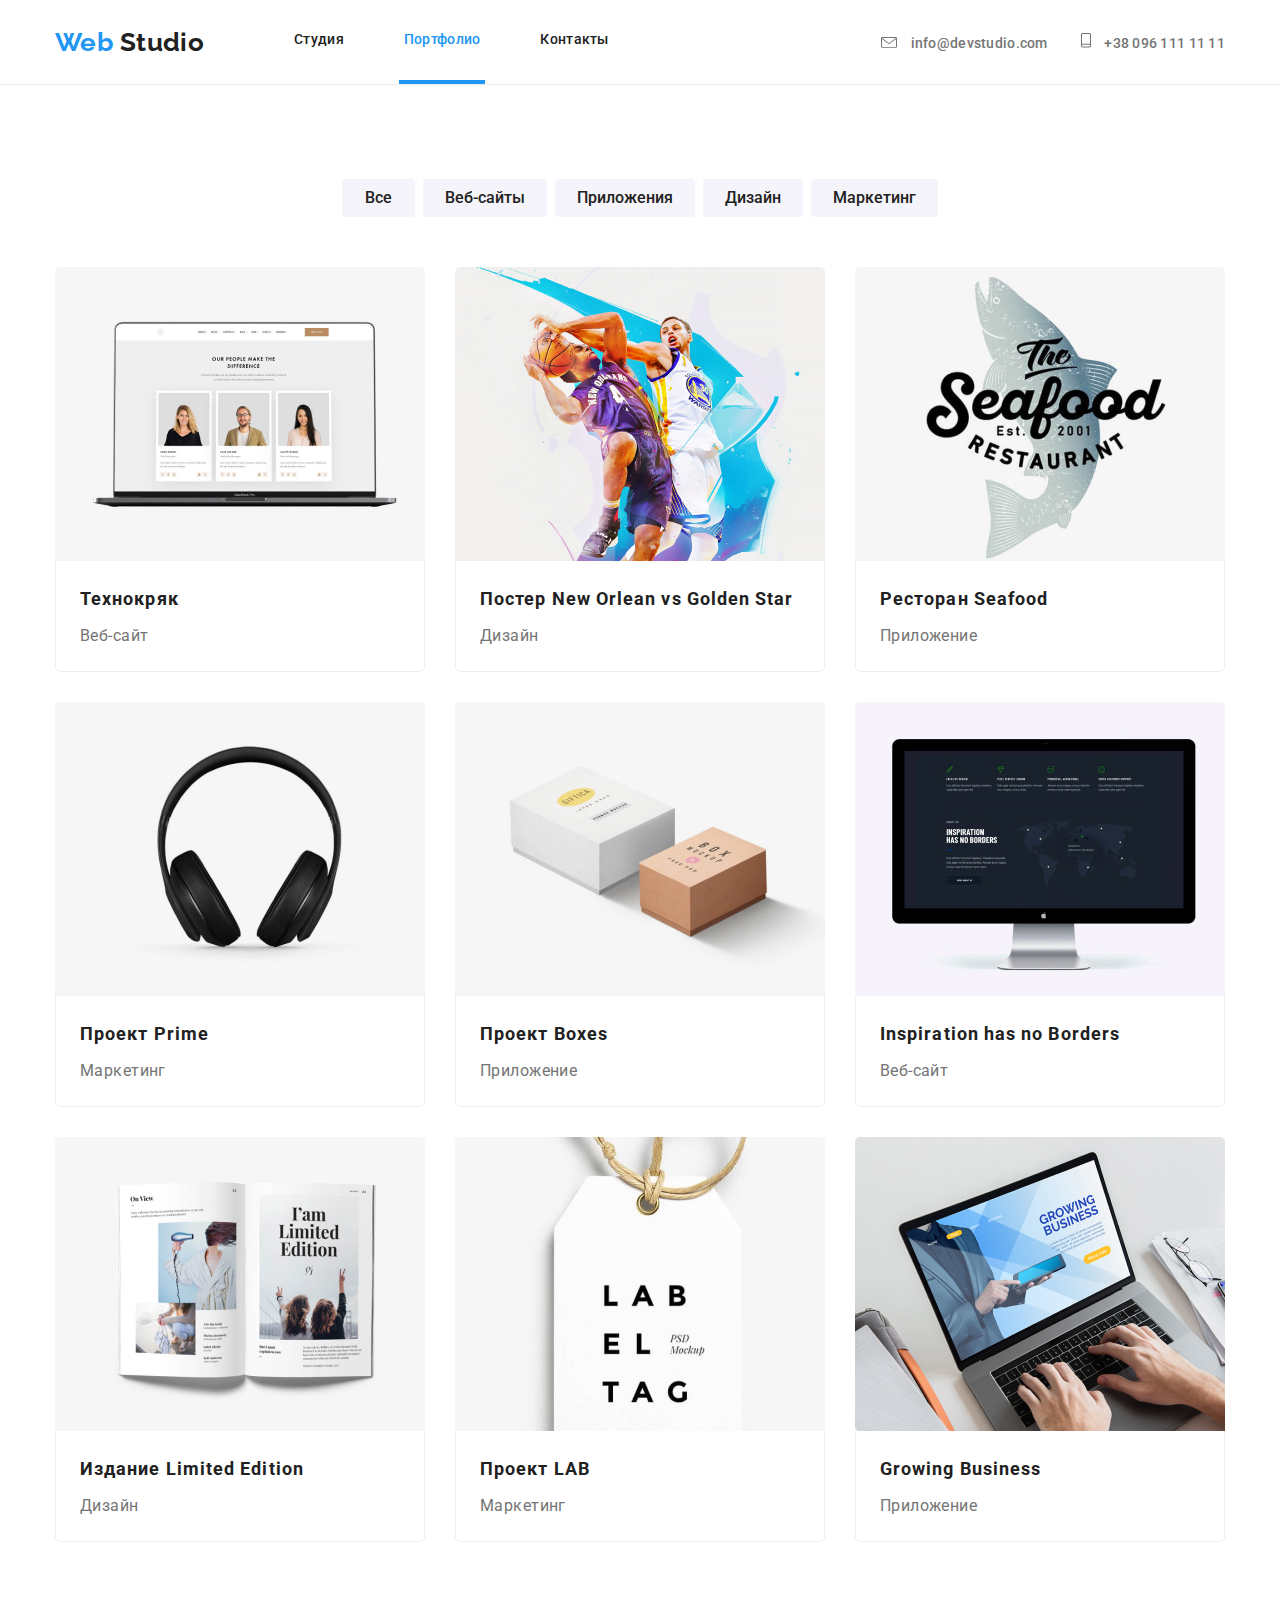
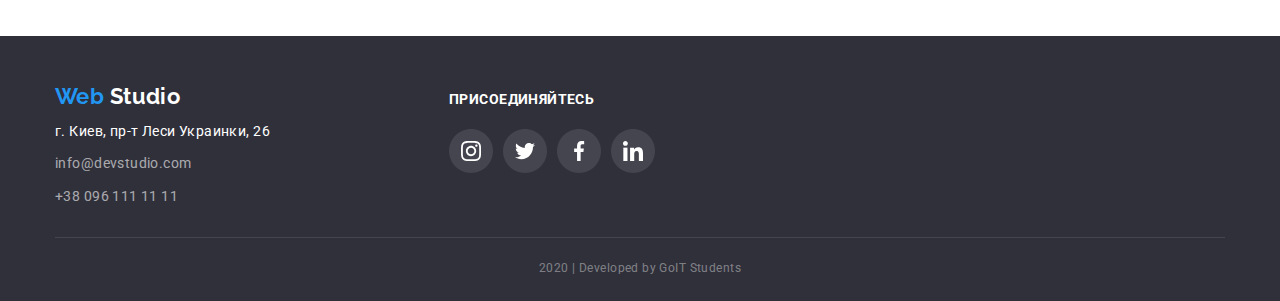
<file: portfolio.html>
<!DOCTYPE html>
<html lang="ru">
  <head>
    <meta charset="UTF-8" />
    <meta name="viewport" content="width=device-width, initial-scale=1.0" />
    <link
      href="https://fonts.googleapis.com/css2?family=Raleway:wght@700&family=Roboto:wght@400;500;700;900&display=swap"
      rel="stylesheet"
    />
    <link
      rel="stylesheet"
      href="https://cdnjs.cloudflare.com/ajax/libs/modern-normalize/0.6.0/modern-normalize.min.css"
    />
    <!-- <link rel="stylesheet" href="./css/style.css" /> -->
    <link rel="stylesheet" href="./css/style-bem.css" />
    <title>Web Studio</title>
  </head>
  <body>
    <header class="page-header">
      <div class="page-header__container">
        <nav class="page-header__nav">
          <a class="logo page-header__logo" href="./index.html"
            >Web <span class="logo__word">Studio</span></a
          >
          <ul class="page-header__list">
            <li class="page-header__item">
              <a class="page-header__link" href="">Студия</a>
            </li>
            <li class="page-header__item">
              <a
                class="page-header__link page-header__link--current"
                href="./portfolio.html"
                >Портфолио</a
              >
            </li>
            <li class="page-header__item">
              <a class="page-header__link" href="">Контакты</a>
            </li>
          </ul>
        </nav>
        <address class="contacts">
          <a
            class="contacts__link"
            href="mailto:info@devstudio.com"
            aria-label="Написать письмо"
          >
            <svg
              class="contacts__icon"
              width="16"
              height="11"
              viewBox="0 0 16 11"
              fill="none"
              xmlns="http://www.w3.org/2000/svg"
            >
              <path
                class="contacts__path"
                d="M14.5 0H1.50001C0.672854 0 0 0.608544 0 1.35664V9.49644C0 10.2445 0.672854 10.8531 1.50001 10.8531H14.5C15.3271 10.8531 16 10.2445 16 9.49644V1.35664C16 0.608544 15.3271 0 14.5 0ZM14.5 0.904418C14.5679 0.904418 14.6325 0.917165 14.6916 0.939428L8 6.18479L1.30833 0.939428C1.36742 0.917196 1.43204 0.904418 1.49998 0.904418H14.5ZM14.5 9.94863H1.50001C1.22414 9.94863 0.999996 9.74594 0.999996 9.49641V1.89496L7.67236 7.12497C7.76661 7.1987 7.8833 7.23538 8 7.23538C8.1167 7.23538 8.23339 7.19874 8.32764 7.12497L15 1.89496V9.49644C15 9.74594 14.7759 9.94863 14.5 9.94863Z"
                fill="#757575"
              />
            </svg>
            info@devstudio.com
          </a>
          <a
            class="contacts__link"
            href="tel:+380961111111"
            aria-label="Позвонить"
          >
            <svg
              class="contacts__icon"
              width="10"
              height="15"
              viewBox="0 0 10 15"
              fill="none"
              xmlns="http://www.w3.org/2000/svg"
            >
              <path
                class="contacts__path"
                d="M8.5 0H1.5C0.672848 0 0 0.60854 0 1.35663V13.1141C0 13.8622 0.672848 14.4708 1.5 14.4708H8.5C9.32715 14.4708 10 13.8622 10 13.1141V1.35663C10 0.60854 9.32715 0 8.5 0ZM1.5 0.904423H8.5C8.77588 0.904423 9 1.10712 9 1.35663V10.8531H1V1.35663C1 1.10712 1.22412 0.904423 1.5 0.904423ZM8.5 13.5663H1.5C1.22412 13.5663 1 13.3636 1 13.1141V11.7575H9V13.1141C9 13.3636 8.77588 13.5663 8.5 13.5663Z"
                fill="#757575"
              />
            </svg>
            +38 096 111 11 11
          </a>
        </address>
      </div>
    </header>
    <main>
      <section class="section-portfolio">
        <div class="section-portfolio__container">
          <h1 class="section-portfolio__title--visually-hidden">Портфолио</h1>
          <div class="section-portfolio__row">
            <button class="section-portfolio__btn" type="button">Все</button>
            <button class="section-portfolio__btn" type="button">
              Веб-сайты
            </button>
            <button class="section-portfolio__btn" type="button">
              Приложения
            </button>
            <button class="section-portfolio__btn" type="button">Дизайн</button>
            <button class="section-portfolio__btn" type="button">
              Маркетинг
            </button>
          </div>
          <ul class="section-portfolio__list">
            <li class="section-portfolio__item">
              <a class="link-card" href="">
                <div
                  class="techcrack link-card__top"
                  aria-label="Ноутбук с открытой веб страницей"
                >
                  <p class="link-card__desc">
                    Технокряк это современная площадка распространения
                    коронавируса. Компании используют эту платформу для
                    цифрового шпионажа и атак на защищённые сервера конкурентов.
                  </p>
                </div>
                <div class="link-card__bottom">
                  <h2 class="link-card__title">Технокряк</h2>
                  <p class="link-card__text">Веб-сайт</p>
                </div>
              </a>
            </li>
            <li class="section-portfolio__item">
              <a class="link-card" href="">
                <div
                  class="poster-nba link-card__top"
                  aria-label="Два баскедболиста с мячом"
                >
                  <p class="link-card__desc">
                    Lorem ipsum dolor sit amet consectetur adipisicing elit.
                    Tenetur non minima autem? Ea necessitatibus consequatur
                    delectus. Iure odio alias dolore!
                  </p>
                </div>
                <div class="link-card__bottom">
                  <h2 class="link-card__title">
                    Постер New Orlean vs Golden Star
                  </h2>
                  <p class="link-card__text">Дизайн</p>
                </div>
              </a>
            </li>
            <li class="section-portfolio__item">
              <a class="link-card" href="">
                <div
                  class="seafood link-card__top"
                  aria-label="Название ресторана на фоне рыбы"
                >
                  <p class="link-card__desc">
                    Lorem ipsum dolor sit amet consectetur adipisicing elit.
                    Tenetur non minima autem? Ea necessitatibus consequatur
                    delectus. Iure odio alias dolore!
                  </p>
                </div>
                <div class="link-card__bottom">
                  <h2 class="link-card__title">Ресторан Seafood</h2>
                  <p class="link-card__text">Приложение</p>
                </div>
              </a>
            </li>
            <li class="section-portfolio__item">
              <a class="link-card" href="">
                <div class="prime link-card__top" aria-label="Наушники">
                  <p class="link-card__desc">
                    Lorem ipsum dolor sit amet consectetur adipisicing elit.
                    Tenetur non minima autem? Ea necessitatibus consequatur
                    delectus. Iure odio alias dolore!
                  </p>
                </div>
                <div class="link-card__bottom">
                  <h2 class="link-card__title">Проект Prime</h2>
                  <p class="link-card__text">Маркетинг</p>
                </div>
              </a>
            </li>
            <li class="section-portfolio__item">
              <a class="link-card" href="">
                <div class="boxes link-card__top" aria-label="Две коробки">
                  <p class="link-card__desc">
                    Lorem ipsum dolor sit amet consectetur adipisicing elit.
                    Tenetur non minima autem? Ea necessitatibus consequatur
                    delectus. Iure odio alias dolore!
                  </p>
                </div>
                <div class="link-card__bottom">
                  <h2 class="link-card__title">Проект Boxes</h2>
                  <p class="link-card__text">Приложение</p>
                </div>
              </a>
            </li>
            <li class="section-portfolio__item">
              <a class="link-card" href="">
                <div class="monitor link-card__top" aria-label="Монитор">
                  <p class="link-card__desc">
                    Lorem ipsum dolor sit amet consectetur adipisicing elit.
                    Tenetur non minima autem? Ea necessitatibus consequatur
                    delectus. Iure odio alias dolore!
                  </p>
                </div>
                <div class="link-card__bottom">
                  <h2 class="link-card__title">Inspiration has no Borders</h2>
                  <p class="link-card__text">Веб-сайт</p>
                </div>
              </a>
            </li>
            <li class="section-portfolio__item">
              <a class="link-card" href="">
                <div
                  class="limited-edition link-card__top"
                  aria-label="Журнальный разворот"
                >
                  <p class="link-card__desc">
                    Lorem ipsum dolor sit amet consectetur adipisicing elit.
                    Tenetur non minima autem? Ea necessitatibus consequatur
                    delectus. Iure odio alias dolore!
                  </p>
                </div>
                <div class="link-card__bottom">
                  <h2 class="link-card__title">Издание Limited Edition</h2>
                  <p class="link-card__text">Дизайн</p>
                </div>
              </a>
            </li>
            <li class="section-portfolio__item">
              <a class="link-card" href="">
                <div
                  class="lab link-card__top"
                  aria-label="Надпись на медальйоне"
                >
                  <p class="link-card__desc">
                    Lorem ipsum dolor sit amet consectetur adipisicing elit.
                    Tenetur non minima autem? Ea necessitatibus consequatur
                    delectus. Iure odio alias dolore!
                  </p>
                </div>
                <div class="link-card__bottom">
                  <h2 class="link-card__title">Проект LAB</h2>
                  <p class="link-card__text">Маркетинг</p>
                </div>
              </a>
            </li>
            <li class="section-portfolio__item">
              <a class="link-card" href="">
                <div
                  class="notebook link-card__top"
                  aria-label="Открытый ноутбук"
                >
                  <p class="link-card__desc">
                    Lorem ipsum dolor sit amet consectetur adipisicing elit.
                    Tenetur non minima autem? Ea necessitatibus consequatur
                    delectus. Iure odio alias dolore!
                  </p>
                </div>
                <div class="link-card__bottom">
                  <h2 class="link-card__title">Growing Business</h2>
                  <p class="link-card__text">Приложение</p>
                </div>
              </a>
            </li>
          </ul>
        </div>
      </section>
    </main>
    <footer class="page-footer">
      <div class="page-footer__container">
        <div class="page-footer__row">
          <div class="address-box">
            <a class="logo page-footer__logo" href="./index.html"
              >Web <span class="logo__word logo__word--inverse">Studio</span></a
            >
            <address class="address-box__address">
              <p class="address-box__text">г. Киев, пр-т Леси Украинки, 26</p>
              <a class="address-box__link" href="mailto:info@devstudio.com"
                >info@devstudio.com</a
              >
              <a class="address-box__link" href="tel:+380961111111"
                >+38 096 111 11 11</a
              >
            </address>
          </div>
          <div>
            <p class="page-footer__text">присоединяйтесь</p>
            <ul class="page-footer__list">
              <li class="page-footer__item">
                <a
                  class="page-footer__link"
                  href="https://www.instagram.com/"
                  aria-label="Ссылка на Instagram"
                >
                  <svg
                    width="44"
                    height="44"
                    viewBox="0 0 44 44"
                    fill="none"
                    xmlns="http://www.w3.org/2000/svg"
                  >
                    <path
                      class="page-footer__path"
                      d="M44 22C44 28.0751 41.5376 33.5751 37.5564 37.5564C33.5751 41.5376 28.0751 44 22 44C15.9249 44 10.4249 41.5376 6.44365 37.5564C2.46243 33.5751 0 28.0751 0 22C0 15.9249 2.46243 10.4249 6.44365 6.44365C10.4249 2.46243 15.9249 0 22 0C28.0751 0 33.5751 2.46243 37.5564 6.44365C41.5376 10.4249 44 15.9249 44 22Z"
                      fill="white"
                      fill-opacity="0.1"
                    />
                    <g clip-path="url(#clip18)">
                      <path
                        d="M31.9804 17.8801C31.9336 16.8174 31.7617 16.0868 31.5156 15.4537C31.2616 14.7818 30.8709 14.1801 30.359 13.68C29.8589 13.1721 29.2533 12.7774 28.5891 12.5274C27.9524 12.2813 27.2256 12.1094 26.163 12.0626C25.0924 12.0118 24.7525 12 22.0371 12C19.3217 12 18.9818 12.0118 17.9152 12.0586C16.8525 12.1055 16.1219 12.2775 15.489 12.5235C14.8169 12.7774 14.2153 13.1681 13.7152 13.68C13.2073 14.1801 12.8127 14.7857 12.5626 15.4499C12.3164 16.0868 12.1446 16.8134 12.0977 17.8761C12.0469 18.9467 12.0352 19.2866 12.0352 22.002C12.0352 24.7173 12.0469 25.0572 12.0938 26.1239C12.1406 27.1865 12.3126 27.9171 12.5588 28.5502C12.8127 29.2221 13.2073 29.8238 13.7152 30.3239C14.2153 30.8318 14.8209 31.2265 15.4851 31.4765C16.1219 31.7226 16.8486 31.8945 17.9114 31.9413C18.9779 31.9883 19.3179 31.9999 22.0333 31.9999C24.7487 31.9999 25.0885 31.9883 26.1552 31.9413C27.2179 31.8945 27.9484 31.7226 28.5813 31.4765C29.9254 30.9568 30.9881 29.8941 31.5078 28.5502C31.7538 27.9133 31.9258 27.1865 31.9727 26.1239C32.0195 25.0572 32.0313 24.7173 32.0313 22.002C32.0313 19.2866 32.0273 18.9467 31.9804 17.8801ZM30.1794 26.0457C30.1364 27.0225 29.9723 27.5499 29.8356 27.9015C29.4995 28.7728 28.808 29.4643 27.9367 29.8004C27.5851 29.9372 27.0538 30.1012 26.0809 30.1441C25.026 30.1911 24.7096 30.2027 22.0411 30.2027C19.3726 30.2027 19.0522 30.1911 18.0011 30.1441C17.0244 30.1012 16.4969 29.9372 16.1453 29.8004C15.7117 29.6402 15.317 29.3862 14.9967 29.0541C14.6646 28.7298 14.4106 28.3391 14.2504 27.9055C14.1137 27.5539 13.9496 27.0225 13.9067 26.0497C13.8597 24.9948 13.8481 24.6783 13.8481 22.0097C13.8481 19.3412 13.8597 19.0209 13.9067 17.9699C13.9496 16.9932 14.1137 16.4657 14.2504 16.1141C14.4106 15.6804 14.6646 15.2859 15.0007 14.9654C15.3248 14.6333 15.7155 14.3793 16.1493 14.2192C16.5009 14.0825 17.0323 13.9184 18.0051 13.8754C19.06 13.8285 19.3765 13.8168 22.0449 13.8168C24.7174 13.8168 25.0337 13.8285 26.0848 13.8754C27.0616 13.9184 27.589 14.0825 27.9407 14.2192C28.3742 14.3793 28.7689 14.6333 29.0893 14.9654C29.4213 15.2897 29.6753 15.6804 29.8356 16.1141C29.9723 16.4657 30.1364 16.997 30.1794 17.9699C30.2263 19.0248 30.238 19.3412 30.238 22.0097C30.238 24.6783 30.2263 24.9908 30.1794 26.0457Z"
                        fill="white"
                      />
                      <path
                        d="M22.0371 16.8643C19.2007 16.8643 16.8994 19.1654 16.8994 22.002C16.8994 24.8385 19.2007 27.1397 22.0371 27.1397C24.8737 27.1397 27.1749 24.8385 27.1749 22.002C27.1749 19.1654 24.8737 16.8643 22.0371 16.8643ZM22.0371 25.3347C20.197 25.3347 18.7044 23.8422 18.7044 22.002C18.7044 20.1617 20.197 18.6693 22.0371 18.6693C23.8774 18.6693 25.3698 20.1617 25.3698 22.002C25.3698 23.8422 23.8774 25.3347 22.0371 25.3347Z"
                        fill="white"
                      />
                      <path
                        d="M28.5775 16.6611C28.5775 17.3235 28.0404 17.8605 27.3779 17.8605C26.7155 17.8605 26.1785 17.3235 26.1785 16.6611C26.1785 15.9986 26.7155 15.4617 27.3779 15.4617C28.0404 15.4617 28.5775 15.9986 28.5775 16.6611Z"
                        fill="white"
                      />
                    </g>
                    <defs>
                      <clipPath id="clip18">
                        <rect
                          x="12"
                          y="12"
                          width="20"
                          height="20"
                          fill="white"
                        />
                      </clipPath>
                    </defs>
                  </svg>
                </a>
              </li>
              <li class="page-footer__item">
                <a
                  class="page-footer__link"
                  href="https://twitter.com/"
                  aria-label="Ссылка на Twitter"
                >
                  <svg
                    width="44"
                    height="44"
                    viewBox="0 0 44 44"
                    fill="none"
                    xmlns="http://www.w3.org/2000/svg"
                  >
                    <path
                      class="page-footer__path"
                      d="M44 22C44 28.0751 41.5376 33.5751 37.5564 37.5564C33.5751 41.5376 28.0751 44 22 44C15.9249 44 10.4249 41.5376 6.44365 37.5564C2.46243 33.5751 0 28.0751 0 22C0 15.9249 2.46243 10.4249 6.44365 6.44365C10.4249 2.46243 15.9249 0 22 0C28.0751 0 33.5751 2.46243 37.5564 6.44365C41.5376 10.4249 44 15.9249 44 22Z"
                      fill="white"
                      fill-opacity="0.1"
                    />
                    <g clip-path="url(#clip19)">
                      <path
                        d="M32 15.7988C31.2563 16.125 30.4637 16.3412 29.6375 16.4462C30.4875 15.9388 31.1363 15.1412 31.4412 14.18C30.6488 14.6525 29.7738 14.9863 28.8412 15.1725C28.0887 14.3713 27.0162 13.875 25.8462 13.875C23.5763 13.875 21.7487 15.7175 21.7487 17.9763C21.7487 18.3012 21.7762 18.6137 21.8438 18.9112C18.435 18.745 15.4188 17.1113 13.3925 14.6225C13.0387 15.2363 12.8313 15.9388 12.8313 16.695C12.8313 18.115 13.5625 19.3737 14.6525 20.1025C13.9937 20.09 13.3475 19.8988 12.8 19.5975C12.8 19.61 12.8 19.6262 12.8 19.6425C12.8 21.635 14.2212 23.29 16.085 23.6712C15.7512 23.7625 15.3875 23.8062 15.01 23.8062C14.7475 23.8062 14.4825 23.7913 14.2337 23.7362C14.765 25.36 16.2725 26.5538 18.065 26.5925C16.67 27.6838 14.8988 28.3412 12.9813 28.3412C12.645 28.3412 12.3225 28.3263 12 28.285C13.8162 29.4563 15.9688 30.125 18.29 30.125C25.835 30.125 29.96 23.875 29.96 18.4575C29.96 18.2762 29.9538 18.1013 29.945 17.9275C30.7588 17.35 31.4425 16.6288 32 15.7988Z"
                        fill="white"
                      />
                    </g>
                    <defs>
                      <clipPath id="clip19">
                        <rect
                          x="12"
                          y="12"
                          width="20"
                          height="20"
                          fill="white"
                        />
                      </clipPath>
                    </defs>
                  </svg>
                </a>
              </li>
              <li class="page-footer__item">
                <a
                  class="page-footer__link"
                  href="https://facebook.com/"
                  aria-label="Ссылка на Facebook"
                >
                  <svg
                    width="44"
                    height="44"
                    viewBox="0 0 44 44"
                    fill="none"
                    xmlns="http://www.w3.org/2000/svg"
                  >
                    <path
                      class="page-footer__path"
                      d="M44 22C44 28.0751 41.5376 33.5751 37.5564 37.5564C33.5751 41.5376 28.0751 44 22 44C15.9249 44 10.4249 41.5376 6.44365 37.5564C2.46243 33.5751 0 28.0751 0 22C0 15.9249 2.46243 10.4249 6.44365 6.44365C10.4249 2.46243 15.9249 0 22 0C28.0751 0 33.5751 2.46243 37.5564 6.44365C41.5376 10.4249 44 15.9249 44 22Z"
                      fill="white"
                      fill-opacity="0.1"
                    />
                    <g clip-path="url(#clip20)">
                      <path
                        d="M25.3308 15.3208H27.1566V12.1408C26.8416 12.0975 25.7583 12 24.4966 12C21.8641 12 20.0608 13.6558 20.0608 16.6992V19.5H17.1558V23.055H20.0608V32H23.6224V23.0558H26.4099L26.8524 19.5008H23.6216V17.0517C23.6224 16.0242 23.8991 15.3208 25.3308 15.3208Z"
                        fill="white"
                      />
                    </g>
                    <defs>
                      <clipPath id="clip20">
                        <rect
                          x="12"
                          y="12"
                          width="20"
                          height="20"
                          fill="white"
                        />
                      </clipPath>
                    </defs>
                  </svg>
                </a>
              </li>
              <li class="page-footer__item">
                <a
                  class="page-footer__link"
                  href="https://www.linkedin.com/"
                  aria-label="Ссылка на LinkedIn"
                >
                  <svg
                    width="44"
                    height="44"
                    viewBox="0 0 44 44"
                    fill="none"
                    xmlns="http://www.w3.org/2000/svg"
                  >
                    <path
                      class="page-footer__path"
                      d="M44 22C44 28.0751 41.5376 33.5751 37.5564 37.5564C33.5751 41.5376 28.0751 44 22 44C15.9249 44 10.4249 41.5376 6.44365 37.5564C2.46243 33.5751 0 28.0751 0 22C0 15.9249 2.46243 10.4249 6.44365 6.44365C10.4249 2.46243 15.9249 0 22 0C28.0751 0 33.5751 2.46243 37.5564 6.44365C41.5376 10.4249 44 15.9249 44 22Z"
                      fill="white"
                      fill-opacity="0.1"
                    />
                    <g clip-path="url(#clip21)">
                      <path
                        d="M31.9951 32.0001V31.9993H32.0001V24.6643C32.0001 21.0759 31.2276 18.3118 27.0326 18.3118C25.0159 18.3118 23.6626 19.4184 23.1101 20.4676H23.0517V18.6468H19.0742V31.9993H23.2159V25.3876C23.2159 23.6468 23.5459 21.9634 25.7017 21.9634C27.8259 21.9634 27.8576 23.9501 27.8576 25.4993V32.0001H31.9951Z"
                        fill="white"
                      />
                      <path
                        d="M12.3301 18.6475H16.4767V32H12.3301V18.6475Z"
                        fill="white"
                      />
                      <path
                        d="M14.4017 12C13.0758 12 12 13.0758 12 14.4017C12 15.7275 13.0758 16.8258 14.4017 16.8258C15.7275 16.8258 16.8033 15.7275 16.8033 14.4017C16.8025 13.0758 15.7267 12 14.4017 12V12Z"
                        fill="white"
                      />
                    </g>
                    <defs>
                      <clipPath id="clip21">
                        <rect
                          x="12"
                          y="12"
                          width="20"
                          height="20"
                          fill="white"
                        />
                      </clipPath>
                    </defs>
                  </svg>
                </a>
              </li>
            </ul>
          </div>
        </div>
        <p class="copyright">2020 | Developed by GoIT Students</p>
      </div>
    </footer>
  </body>
</html>
</file>
<file: css/style.css>
/* цвет отсновного текста #212121 */
/* вторичный цвет текста #757575 */
/* акцент #2196f3 */
/* вторичный цвет текст #FFFFFF */
/* основной цвет фона #ffffff */
/* дополнительный цвет фона #F5F4FA */
/* цвет фона для накладывания rgba(47, 48, 58, 0.8) */
/* цвет фона футера #2F303A */
/* цвет текста в футере rgba(255, 255, 255, 0.6) */
/* цвет подписи rgba(255, 255, 255, 0.4) */

:root {
  --primary-text-color: #757575;
  --title-text-color: #212121;
  --secondary-text-color: #ffffff;
  --accent-color: #2196f3;
  --primary-bg-color: #ffffff;
  --secondary-bg-color: #f5f4fa;
  --additional-bg-color: rgba(47, 48, 58, 0.8);
  --footer-text-color: rgba(255, 255, 255, 0.6);
  --footer-bg-color: #2f303a;
  --sign-text-color: rgba(255, 255, 255, 0.4);
}

html {
  box-sizing: border-box;
}

*,
*::before,
*::after {
  box-sizing: inherit;
}

body {
  font-family: Roboto, sans-serif;
  font-weight: 400;
  font-size: 14px;
  letter-spacing: 0.03em;
  color: var(--primary-text-color);

  background-color: var(--primary-bg-color);
}

img {
  display: block;
  max-width: 100%;
  height: auto;
}

.visually-hidden {
  position: absolute;
  width: 1px;
  height: 1px;
  margin: -1px;
  padding: 0;
  overflow: hidden;
  border: 0;
  clip: rect(0 0 0 0);
}

.container {
  width: 1200px;
  margin: 0 auto;
  padding-left: 15px;
  padding-right: 15px;
  /* outline: 2px solid blue; */
}

.list {
  margin: 0;
  padding: 0;
  list-style: none;
}

.link {
  text-decoration: none;
}

.title {
  color: var(--title-text-color);
}

/* Header */

.header {
  border-bottom: 1px solid #ececec;
}

.header > .container {
  display: flex;
  align-items: center;
}

.header nav {
  display: flex;
  align-items: center;
}

.logo {
  font-family: 'Raleway', sans-serif;
  font-weight: 700;
  font-size: 26px;
  line-height: 1.19;
  color: var(--accent-color);
}

.header .logo {
  margin-right: 85px;
}

.site-nav {
  display: flex;

  font-weight: 500;
  line-height: 1.14;
  letter-spacing: 0.02em;
}

.site-nav > li:not(:last-child) {
  margin-right: 50px;
}

.site-nav .link {
  display: block;
  padding: 32px 5px;

  border-bottom: 4px solid transparent;
}

.site-nav .link:hover,
.site-nav .link:focus {
  color: var(--accent-color);

  border-bottom-width: 4px;
  border-bottom-style: solid;
  border-bottom-color: var(--accent-color);
}

.header address {
  margin-left: auto;
}

.header a[href='mailto:info@devstudio.com'] {
  margin-right: 30px;
}

.header svg {
  margin-right: 10px;
}

.contacts {
  font-style: normal;
  font-weight: 500;
  line-height: 1.14;
  letter-spacing: 0.02em;
  color: var(--primary-text-color);
}

.contacts:hover,
.contacts:focus {
  color: var(--accent-color);
}

.contacts:hover path,
.contacts:focus path {
  fill: var(--accent-color);
}

/* Герой */

.section-hero {
  padding-top: 200px;
  padding-bottom: 200px;

  text-align: center;

  background-image: url(../images/hero-bcg.png);
  background-color: #2f303a;
  background-blend-mode: overlay;
  background-position: 50% 50%;
  background-size: cover;
}

.hero {
  margin-top: 0;
  margin-bottom: 40px;
  margin-left: auto;
  margin-right: auto;
  max-width: 646px;

  font-weight: 900;
  font-size: 44px;
  line-height: 1.36;
  letter-spacing: 0.06em;
  text-transform: uppercase;
  color: var(--secondary-text-color);
}

.button {
  display: inline-block;
  min-width: 200px;
  padding: 10px 32px;

  font-weight: 700;
  font-size: 16px;
  line-height: 1.87;
  letter-spacing: 0.06em;
  color: var(--secondary-text-color);

  background-color: var(--accent-color);
  border-radius: 4px;
  box-shadow: 0px 4px 4px rgba(0, 0, 0, 0.15);
}

.advantages,
.works,
.team,
.regulars,
.portfolio {
  padding-top: 94px;
  padding-bottom: 94px;
}

/* Преимущества */

.advantages {
  border-bottom: 1px solid #ececec;
}

.advantages .list {
  display: flex;
}

.advantages .item {
  width: calc((100%-90px) / 4);
}

.advantages .item:not(:last-child) {
  margin-right: 30px;
}

.advantages .bcg {
  display: flex;
  align-items: center;
  justify-content: center;
  width: 100%;
  height: 120px;
  margin-bottom: 30px;

  background-color: var(--secondary-bg-color);
  border-radius: 4px;
}

.advantages .item:hover > .bcg {
  background-color: var(--accent-color);
}

.advantages .item:hover path {
  fill: var(--primary-bg-color);
}

.advantages .title {
  margin-top: 0;
  margin-bottom: 10px;

  font-weight: 700;
  font-size: 14px;
  line-height: 1.14;
  text-transform: uppercase;
}

.advantages .text {
  margin: 0;

  line-height: 1.71;
}

.works .title,
.team > .container > .title,
.regulars .title {
  margin-top: 0;
  margin-bottom: 50px;

  font-weight: 700;
  font-size: 36px;
  line-height: 1.17;
  text-align: center;
}

/* Профиль работ */

.works .list {
  display: flex;
}

.works .item:not(:last-child) {
  margin-right: 30px;
}

.works .link {
  display: block;
}

.cases {
  display: block;
  margin: 0;
  padding-top: 27px;
  padding-bottom: 27px;

  font-weight: 700;
  font-size: 14px;
  line-height: 1.14;
  text-align: center;
  text-transform: uppercase;
  color: var(--secondary-text-color);

  background-color: var(--additional-bg-color);
  border-bottom-left-radius: 4px;
  border-bottom-right-radius: 4px;
}

/* Сотрудники */

.team {
  background-color: var(--secondary-bg-color);
}

.team .list {
  display: flex;
}

.team-item {
  width: calc((100%-90px) / 4);

  background-color: var(--primary-bg-color);
  border-radius: 4px;
  box-shadow: 0px 2px 1px rgba(0, 0, 0, 0.2), 0px 1px 1px rgba(0, 0, 0, 0.14),
    0px 1px 3px rgba(0, 0, 0, 0.12);

  overflow: hidden;
}

.team-item:not(:last-child) {
  margin-right: 30px;
}

.team-item > img {
  margin-bottom: 30px;
}

.team-item .title {
  margin-top: 0;
  margin-bottom: 10px;

  font-weight: 500;
  font-size: 16px;
  line-height: 1.19;
  text-align: center;
}

.team-item .text {
  margin-top: 0;
  margin-bottom: 16px;

  font-size: 16px;
  line-height: 1.19;
  text-align: center;
}

.team-icon {
  margin-bottom: 24px;
  justify-content: center;
}

.team-link {
  display: flex;
  align-items: center;
  justify-content: center;
  width: 44px;
  height: 44px;

  background-color: transparent;
  border-radius: 50%;
}

.team-icon .item:not(:last-child) {
  margin-right: 11px;
}

.team-link:hover,
.team-link:focus {
  background-color: var(--accent-color);
}

.team-link:hover path,
.team-link:focus path {
  fill: var(--primary-bg-color);
}

/* Чем занимаемся */

.regulars .list {
  display: flex;
}

.regulars .item {
  width: calc((100%-150px) / 6);
}

.regulars .item:not(:last-child) {
  margin-right: 30px;
}

.regulars-link {
  display: flex;
  height: 90px;
  align-items: center;
  justify-content: center;

  border: 1px solid #afb1b8;
  border-radius: 4px;
}

.regulars-link:hover,
.regulars-link:focus {
  border-color: var(--accent-color);
}

.regulars-link:hover path,
.regulars-link:focus path {
  fill: var(--accent-color);
}

/* Footer */

.footer {
  background-color: var(--footer-bg-color);
}

.footer-box {
  display: flex;
  padding-top: 48px;
  padding-bottom: 28px;
  align-items: baseline;
}

.address-box {
  margin-right: 179px;
}

.footer .logo {
  font-size: 22px;
  line-height: 1.18;
}
.footer .title {
  color: var(--secondary-text-color);
}

.footer-address {
  margin-top: 0;
  margin-bottom: 9px;

  font-style: normal;
  line-height: 1.71;
  color: var(--secondary-text-color);
}

.address-box > address {
  display: flex;
  flex-direction: column;
  margin-top: 10px;
}

.footer-contacts {
  font-style: normal;
  line-height: 1.71;
  color: var(--footer-text-color);
}

.footer a[href='mailto:info@devstudio.com'] {
  display: inline-block;
  margin-bottom: 9px;
}

.footer-links {
  margin-top: 0;
  margin-bottom: 21px;

  font-weight: 700;
  line-height: 1.14;
  text-transform: uppercase;
  color: var(--secondary-text-color);
}

.footer .list {
  display: flex;
}

.footer .item:not(:last-child) {
  margin-right: 10px;
}

.footer-icon {
  display: block;
}

.footer-icon:hover > svg > path,
.footer-icon:focus > svg > path {
  fill: var(--accent-color);
  fill-opacity: 1;
}

.sign {
  margin: 0;
  padding-top: 18px;
  padding-bottom: 21px;

  font-size: 12px;
  line-height: 2;
  text-align: center;
  color: var(--sign-text-color);

  border-top: 1px solid rgba(255, 255, 255, 0.1);
}

/* Портфолио */

.link[aria-current] {
  color: var(--accent-color);

  border-bottom-width: 4px;
  border-bottom-style: solid;
  border-bottom-color: var(--accent-color);
}

.filter-box {
  display: flex;
  margin-bottom: 50px;
  justify-content: center;
}

.portfolio-filter {
  min-width: 73px;
  padding: 6px 22px;

  font-weight: 500;
  font-size: 16px;
  line-height: 1.62;
  color: var(--title-text-color);

  background-color: var(--secondary-bg-color);
  border: none;
  border-radius: 4px;
}

.portfolio-filter:not(:last-child) {
  margin-right: 8px;
}

.portfolio-filter:hover,
.portfolio-filter:focus {
  color: var(--secondary-text-color);
  background-color: var(--accent-color);
  box-shadow: 0px 2px 2px rgba(0, 0, 0, 0.12), 0px 1px 2px rgba(0, 0, 0, 0.08),
    0px 3px 1px rgba(0, 0, 0, 0.1);
}

.portfolio .list {
  display: flex;
  flex-wrap: wrap;
  margin: -15px;
}

.portfolio .item {
  width: calc((100% - 90px) / 3);
  margin: 15px;

  border-top-left-radius: 5px;
  border-top-right-radius: 5px;
  overflow: hidden;
}

.portfolio .link {
  display: block;
  padding: 0;
  margin: 0;
}

.techcrack {
  background: url(../images/techcrack.jpg);
}

.poster-nba {
  background: url(../images/poster-nba.jpg);
}

.seafood {
  background: url(../images/seafood.jpg);
}

.prime {
  background: url(../images/prime.jpg);
}

.boxes {
  background: url(../images/boxes.jpg);
}

.monitor {
  background: url(../images/monitor.jpg);
}

.limited-edition {
  background: url(../images/limited-edition.jpg);
}

.lab {
  background: url(../images/lab.jpg);
}

.notebook {
  background: url(../images/notebook.jpg);
}

.portfolio .bcg {
  display: flex;
  min-height: 294px;
}

.desc {
  display: none;
  margin: 0;
  padding-top: 63px;
  padding-bottom: 63px;
  padding-left: 24px;
  padding-right: 24px;

  font-size: 18px;
  line-height: 1.56;
  color: var(--secondary-text-color);

  background: rgba(33, 150, 243, 0.9);
}

.down-part {
  padding: 20px 24px;

  border-right: 1px solid #eeeeee;
  border-bottom: 1px solid #eeeeee;
  border-left: 1px solid #eeeeee;
  border-bottom-right-radius: 5px;
  border-bottom-left-radius: 5px;
}

.portfolio .title {
  margin-top: 0;
  margin-bottom: 4px;

  font-weight: 700;
  font-size: 18px;
  line-height: 2;
  letter-spacing: 0.06em;
}

.portfolio .text {
  margin-top: 0;
  margin-bottom: 0px;

  font-size: 16px;
  line-height: 1.87;
  color: var(--primary-text-color);
}

.portfolio .item:hover {
  box-shadow: 1px 4px 6px rgba(0, 0, 0, 0.16), 0px 4px 4px rgba(0, 0, 0, 0.06),
    0px 1px 1px rgba(0, 0, 0, 0.12);
  border-radius: 5px;
}

.portfolio .item:hover .bcg > .desc {
  display: block;
}
</file>
<file: css/style-bem.css>
/* цвет отсновного текста #212121 */
/* вторичный цвет текста #757575 */
/* акцент #2196f3 */
/* вторичный цвет текст #FFFFFF */
/* основной цвет фона #ffffff */
/* дополнительный цвет фона #F5F4FA */
/* цвет фона для накладывания rgba(47, 48, 58, 0.8) */
/* цвет фона футера #2F303A */
/* цвет текста в футере rgba(255, 255, 255, 0.6) */
/* цвет подписи rgba(255, 255, 255, 0.4) */

:root {
  --primary-text-color: #757575;
  --title-text-color: #212121;
  --secondary-text-color: #ffffff;
  --accent-color: #2196f3;
  --primary-bg-color: #ffffff;
  --secondary-bg-color: #f5f4fa;
  --additional-bg-color: rgba(47, 48, 58, 0.8);
  --footer-text-color: rgba(255, 255, 255, 0.6);
  --footer-bg-color: #2f303a;
  --sign-text-color: rgba(255, 255, 255, 0.4);
}

html {
  box-sizing: border-box;
}

*,
*::before,
*::after {
  box-sizing: inherit;
}

body {
  font-family: Roboto, sans-serif;
  font-weight: 400;
  font-size: 14px;
  letter-spacing: 0.03em;
  color: var(--primary-text-color);

  background-color: var(--primary-bg-color);
}

img {
  display: block;
  max-width: 100%;
  height: auto;
}

/* Page header */

.page-header {
  border-bottom: 1px solid #ececec;
}

.page-header__container {
  display: flex;
  align-items: center;
  width: 1200px;
  margin: 0 auto;
  padding-left: 15px;
  padding-right: 15px;
}

.page-header__nav {
  display: flex;
  align-items: center;
}

.logo {
  font-family: 'Raleway', sans-serif;
  font-weight: 700;
  font-size: 26px;
  line-height: 1.19;
  color: var(--accent-color);
  text-decoration: none;
}

.logo__word {
  color: var(--title-text-color);
}

.page-header__logo {
  margin-right: 85px;
}

.page-header__list {
  display: flex;
  margin: 0;
  padding: 0;

  font-weight: 500;
  line-height: 1.14;
  letter-spacing: 0.02em;

  list-style: none;
}

.page-header__item:not(:last-child) {
  margin-right: 50px;
}

.page-header__link {
  display: block;
  padding: 32px 5px;

  color: var(--title-text-color);
  text-decoration: none;

  border-bottom: 4px solid transparent;
}

.page-header__link--current {
  color: var(--accent-color);

  border-bottom-width: 4px;
  border-bottom-style: solid;
  border-bottom-color: var(--accent-color);
}

.page-header__link:hover,
.page-header__link:focus {
  color: var(--accent-color);

  border-bottom-width: 4px;
  border-bottom-style: solid;
  border-bottom-color: var(--accent-color);
}

.contacts {
  margin-left: auto;
}

.contacts__link {
  font-style: normal;
  font-weight: 500;
  line-height: 1.14;
  letter-spacing: 0.02em;
  color: var(--primary-text-color);
  text-decoration: none;
}

.contacts__link:not(:last-child) {
  margin-right: 30px;
}

.contacts__icon {
  margin-right: 10px;
}

.contacts__link:hover,
.contacts__link:focus {
  color: var(--accent-color);
}

.contacts__link:hover .contacts__path,
.contacts__link:focus .contacts__path {
  fill: var(--accent-color);
}

/* Hero */

.section-hero {
  padding-top: 200px;
  padding-bottom: 200px;

  text-align: center;

  background-image: url(../images/hero-bcg.png);
  background-color: #2f303a;
  background-blend-mode: overlay;
  background-position: 50% 50%;
  background-size: cover;
}

.section-hero__container,
.section-advantages__container,
.section-works__container,
.section-team__container,
.section-regulars__container,
.page-footer__container,
.section-portfolio__container {
  width: 1200px;
  margin: 0 auto;
  padding-left: 15px;
  padding-right: 15px;
}

.section-hero__title {
  margin-top: 0;
  margin-bottom: 40px;
  margin-left: auto;
  margin-right: auto;
  max-width: 646px;

  font-weight: 900;
  font-size: 44px;
  line-height: 1.36;
  letter-spacing: 0.06em;
  text-transform: uppercase;
  color: var(--secondary-text-color);
}

.button {
  display: inline-block;
  min-width: 200px;
  padding: 10px 32px;

  font-weight: 700;
  font-size: 16px;
  line-height: 1.87;
  letter-spacing: 0.06em;
  color: var(--secondary-text-color);
  text-decoration: none;

  background-color: var(--accent-color);
  border-radius: 4px;
  box-shadow: 0px 4px 4px rgba(0, 0, 0, 0.15);
}

/* Advantages */

.section-advantages {
  padding-top: 94px;
  padding-bottom: 94px;

  border-bottom: 1px solid #ececec;
}

.section-advantages__title--visually-hidden,
.section-portfolio__title--visually-hidden {
  position: absolute;
  width: 1px;
  height: 1px;
  margin: -1px;
  padding: 0;
  overflow: hidden;
  border: 0;
  clip: rect(0 0 0 0);
}

.section-advantages__list {
  display: flex;
  margin: 0;
  padding: 0;

  list-style: none;
}

.section-advantages__item {
  width: calc((100%-90px) / 4);
}

.section-advantages__item:not(:last-child) {
  margin-right: 30px;
}

.section-advantages__img {
  display: flex;
  align-items: center;
  justify-content: center;
  width: 100%;
  height: 120px;
  margin-bottom: 30px;

  background-color: var(--secondary-bg-color);
  border-radius: 4px;
}

.section-advantages__subtitle {
  margin-top: 0;
  margin-bottom: 10px;

  font-weight: 700;
  font-size: 14px;
  line-height: 1.14;
  color: var(--title-text-color);
  text-transform: uppercase;
}

.section-advantages__text {
  margin: 0;

  line-height: 1.71;
}

.section-advantages__item:hover > .section-advantages__img {
  background-color: var(--accent-color);
}

.section-advantages__item:hover .section-advantages__path {
  fill: var(--primary-bg-color);
}

/* Works */

.section-works,
.section-regulars,
.section-portfolio {
  padding-top: 94px;
  padding-bottom: 94px;
}

.section-works__title,
.section-team__title,
.section-regulars__title {
  margin-top: 0;
  margin-bottom: 50px;

  font-weight: 700;
  font-size: 36px;
  line-height: 1.17;
  text-align: center;
  color: var(--title-text-color);
}

.section-works__list {
  display: flex;
  margin: 0;
  padding: 0;

  list-style: none;
}

.section-works__item:not(:last-child) {
  margin-right: 30px;
}

.section-works__link {
  display: block;

  text-decoration: none;
}

.section-works__subtitle {
  display: block;
  margin: 0;
  padding-top: 27px;
  padding-bottom: 27px;

  font-weight: 700;
  font-size: 14px;
  line-height: 1.14;
  text-align: center;
  text-transform: uppercase;
  color: var(--secondary-text-color);

  background-color: var(--additional-bg-color);
  border-bottom-left-radius: 4px;
  border-bottom-right-radius: 4px;
}

/* Team */

.section-team {
  padding-top: 94px;
  padding-bottom: 94px;

  background-color: var(--secondary-bg-color);
}

.section-team__list {
  display: flex;
  margin: 0;
  padding: 0;

  list-style: none;
}

.section-team__item {
  width: calc((100%-90px) / 4);

  background-color: var(--primary-bg-color);
  border-radius: 4px;
  box-shadow: 0px 2px 1px rgba(0, 0, 0, 0.2), 0px 1px 1px rgba(0, 0, 0, 0.14),
    0px 1px 3px rgba(0, 0, 0, 0.12);

  overflow: hidden;
}

.section-team__item:not(:last-child) {
  margin-right: 30px;
}

.section-team__img {
  margin-bottom: 30px;
}

.section-team__subtitle {
  margin-top: 0;
  margin-bottom: 10px;

  font-weight: 500;
  font-size: 16px;
  line-height: 1.19;
  text-align: center;
  color: var(--title-text-color);
}

.section-team__text {
  margin-top: 0;
  margin-bottom: 16px;

  font-size: 16px;
  line-height: 1.19;
  text-align: center;
}

.social-list {
  display: flex;
  margin: 0 0 24px 0;
  padding: 0;

  justify-content: center;

  list-style: none;
}

.social-list__item:not(:last-child) {
  margin-right: 11px;
}

.social-list__link {
  display: flex;
  align-items: center;
  justify-content: center;
  width: 44px;
  height: 44px;

  background-color: transparent;
  border-radius: 50%;
}

.social-list__link:hover,
.social-list__link:focus {
  background-color: var(--accent-color);
}

.social-list__link:hover .social-list__path,
.social-list__link:focus .social-list__path {
  fill: var(--primary-bg-color);
}

/* Regulars */

.section-regulars__list {
  display: flex;
  margin: 0;
  padding: 0;

  list-style: none;
}

.section-regulars__item {
  width: calc((100%-150px) / 6);
}

.section-regulars__item:not(:last-child) {
  margin-right: 30px;
}

.section-regulars__link {
  display: flex;
  height: 90px;
  align-items: center;
  justify-content: center;

  border: 1px solid #afb1b8;
  border-radius: 4px;
}

.section-regulars__link:hover,
.section-regulars__link:focus {
  border-color: var(--accent-color);
}

.section-regulars__link:hover .section-regulars__path,
.section-regulars__link:focus .section-regulars__path {
  fill: var(--accent-color);
}

/* Page footer */

.page-footer {
  background-color: var(--footer-bg-color);
}

.page-footer__row {
  display: flex;
  padding-top: 48px;
  padding-bottom: 28px;
  align-items: baseline;
}

.address-box {
  margin-right: 179px;
}

.page-footer__logo {
  display: inline-block;
  margin: 0 0 10px;
  font-size: 22px;
  line-height: 1.18;
}

.logo__word--inverse {
  color: var(--secondary-text-color);
}

.address-box__address {
  display: flex;
  flex-direction: column;
}

.address-box__text {
  margin-top: 0;
  margin-bottom: 9px;

  font-style: normal;
  line-height: 1.71;
  color: var(--secondary-text-color);
}

.address-box__link {
  font-style: normal;
  line-height: 1.71;
  color: var(--footer-text-color);
  text-decoration: none;
}

.address-box__link:not(:last-child) {
  display: inline-block;
  margin-bottom: 9px;
}

.page-footer__text {
  margin-top: 0;
  margin-bottom: 21px;

  font-weight: 700;
  line-height: 1.14;
  text-transform: uppercase;
  color: var(--secondary-text-color);
}

.page-footer__list {
  display: flex;
  margin: 0;
  padding: 0;

  list-style: none;
}

.page-footer__item:not(:last-child) {
  margin-right: 10px;
}

.page-footer__link {
  display: block;
}

.page-footer__link:hover .page-footer__path,
.page-footer__link:focus .page-footer__path {
  fill: var(--accent-color);
  fill-opacity: 1;
}

.copyright {
  margin: 0;
  padding-top: 18px;
  padding-bottom: 21px;

  font-size: 12px;
  line-height: 2;
  text-align: center;
  color: var(--sign-text-color);

  border-top: 1px solid rgba(255, 255, 255, 0.1);
}

/* Page portfolio */

.section-portfolio__row {
  display: flex;
  margin-bottom: 50px;
  justify-content: center;
}

.section-portfolio__btn {
  min-width: 73px;
  padding: 6px 22px;

  font-weight: 500;
  font-size: 16px;
  line-height: 1.62;
  color: var(--title-text-color);

  background-color: var(--secondary-bg-color);
  border: none;
  border-radius: 4px;
}

.section-portfolio__btn:not(:last-child) {
  margin-right: 8px;
}

.section-portfolio__btn:hover,
.section-portfolio__btn:focus {
  color: var(--secondary-text-color);

  background-color: var(--accent-color);
  box-shadow: 0px 2px 2px rgba(0, 0, 0, 0.12), 0px 1px 2px rgba(0, 0, 0, 0.08),
    0px 3px 1px rgba(0, 0, 0, 0.1);
}

.section-portfolio__list {
  display: flex;
  flex-wrap: wrap;
  margin: -15px;
  padding: 0;

  list-style: none;
}

.section-portfolio__item {
  width: calc((100% - 90px) / 3);
  margin: 15px;

  border-top-left-radius: 5px;
  border-top-right-radius: 5px;
  overflow: hidden;
}

.link-card {
  display: block;
  padding: 0;
  margin: 0;

  text-decoration: none;
}

.techcrack {
  background: url(../images/techcrack.jpg);
}

.poster-nba {
  background: url(../images/poster-nba.jpg);
}

.seafood {
  background: url(../images/seafood.jpg);
}

.prime {
  background: url(../images/prime.jpg);
}

.boxes {
  background: url(../images/boxes.jpg);
}

.monitor {
  background: url(../images/monitor.jpg);
}

.limited-edition {
  background: url(../images/limited-edition.jpg);
}

.lab {
  background: url(../images/lab.jpg);
}

.notebook {
  background: url(../images/notebook.jpg);
}

.link-card__top {
  display: flex;
  min-height: 294px;
}

.link-card__desc {
  display: none;
  margin: 0;
  padding-top: 63px;
  padding-bottom: 63px;
  padding-left: 24px;
  padding-right: 24px;

  font-size: 18px;
  line-height: 1.56;
  color: var(--secondary-text-color);

  background: rgba(33, 150, 243, 0.9);
}

.link-card__bottom {
  padding: 20px 24px;

  border-right: 1px solid #eeeeee;
  border-bottom: 1px solid #eeeeee;
  border-left: 1px solid #eeeeee;
  border-bottom-right-radius: 5px;
  border-bottom-left-radius: 5px;
}

.link-card__title {
  margin-top: 0;
  margin-bottom: 4px;

  font-weight: 700;
  font-size: 18px;
  line-height: 2;
  letter-spacing: 0.06em;
  color: var(--title-text-color);
}

.link-card__text {
  margin-top: 0;
  margin-bottom: 0px;

  font-size: 16px;
  line-height: 1.87;
  color: var(--primary-text-color);
}

.section-portfolio__item:hover,
.section-portfolio__item:focus {
  box-shadow: 1px 4px 6px rgba(0, 0, 0, 0.16), 0px 4px 4px rgba(0, 0, 0, 0.06),
    0px 1px 1px rgba(0, 0, 0, 0.12);
  border-radius: 5px;
}

.section-portfolio__item:hover .link-card__desc,
.section-portfolio__item:focus .link-card__desc {
  display: block;
}
</file>
